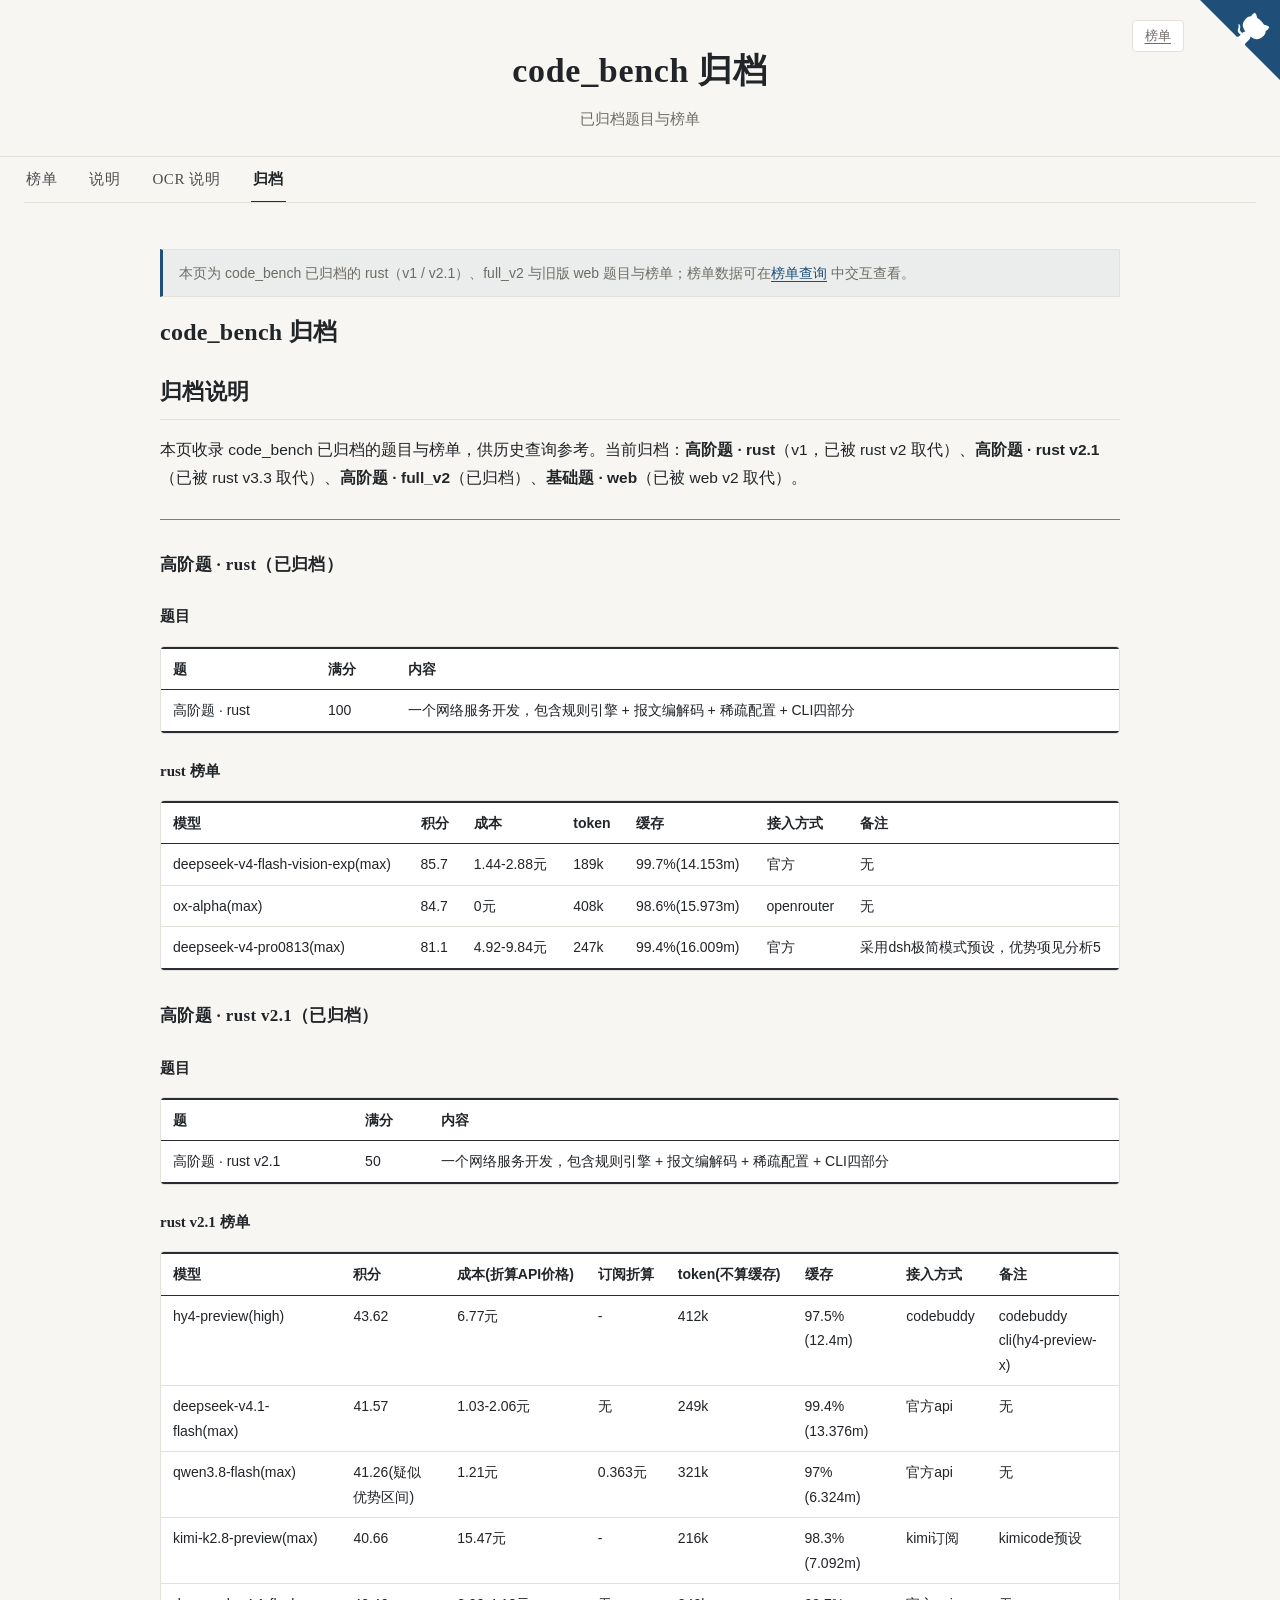
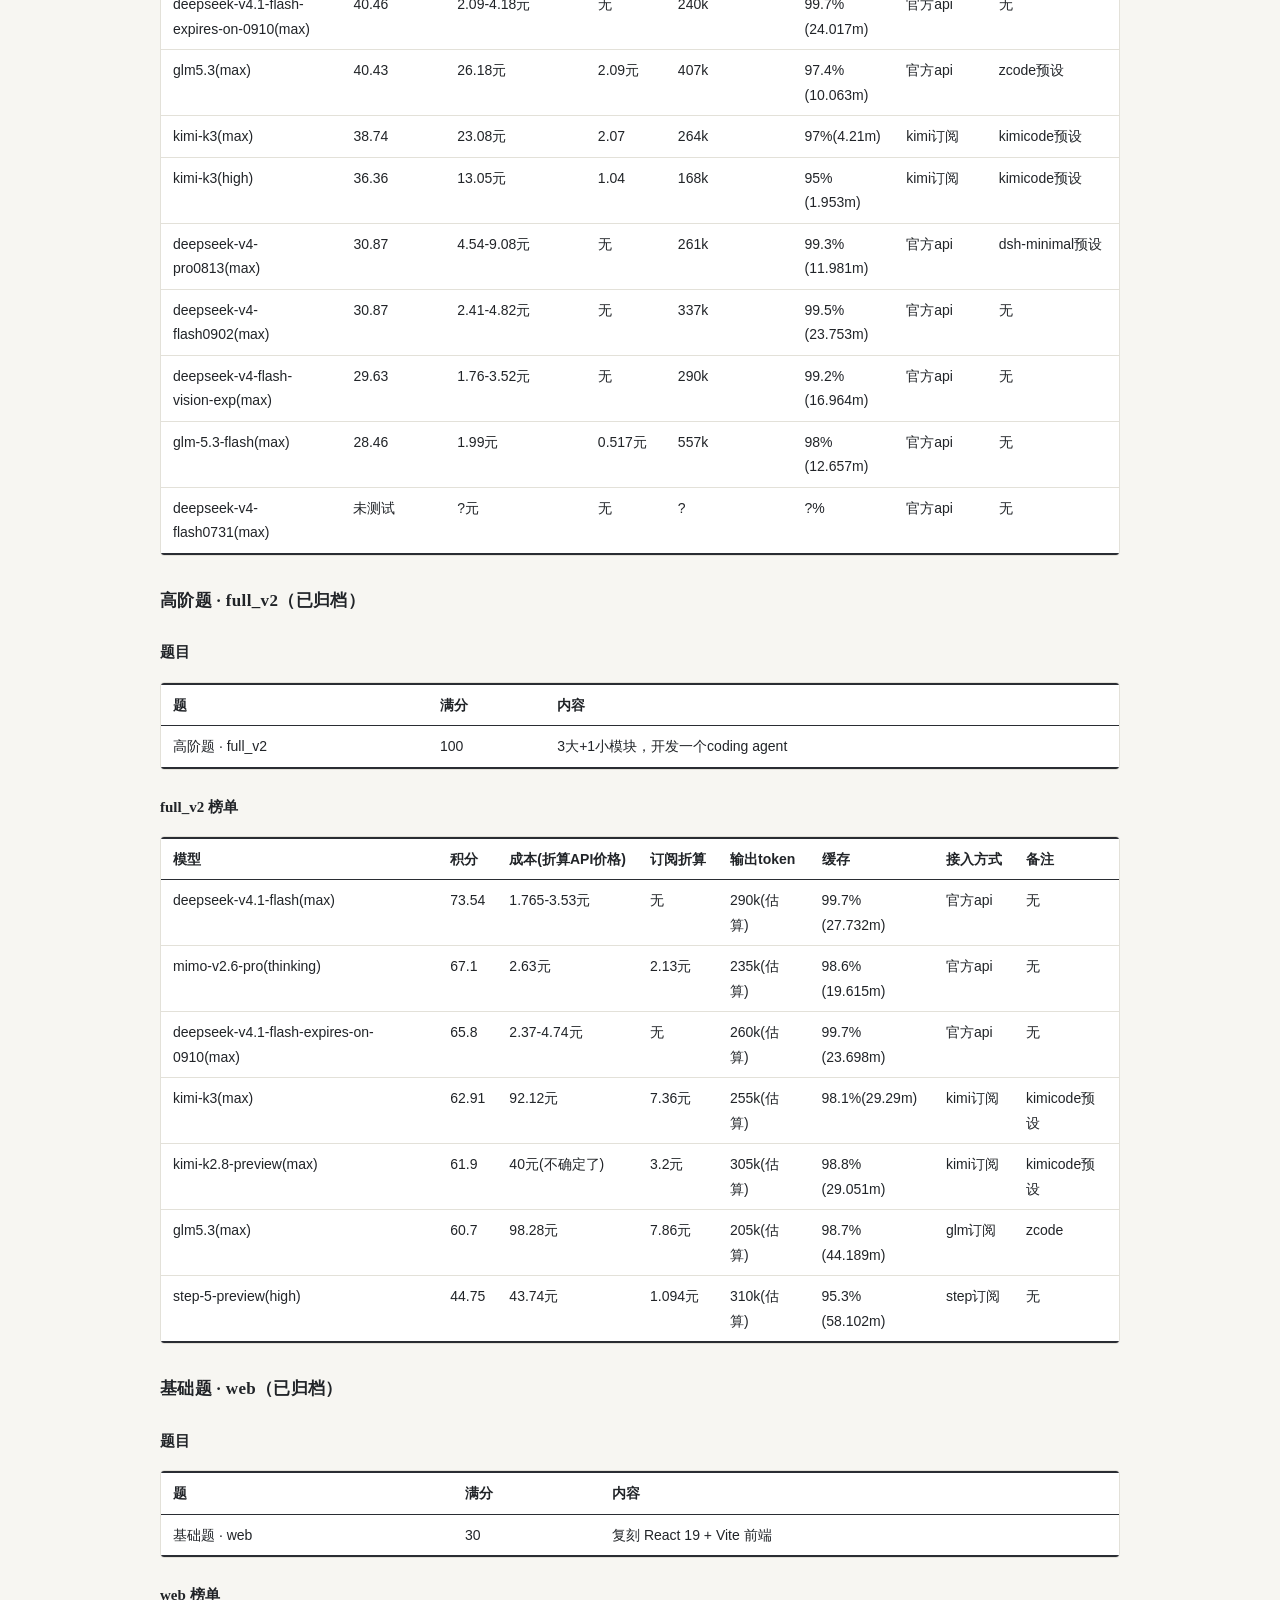
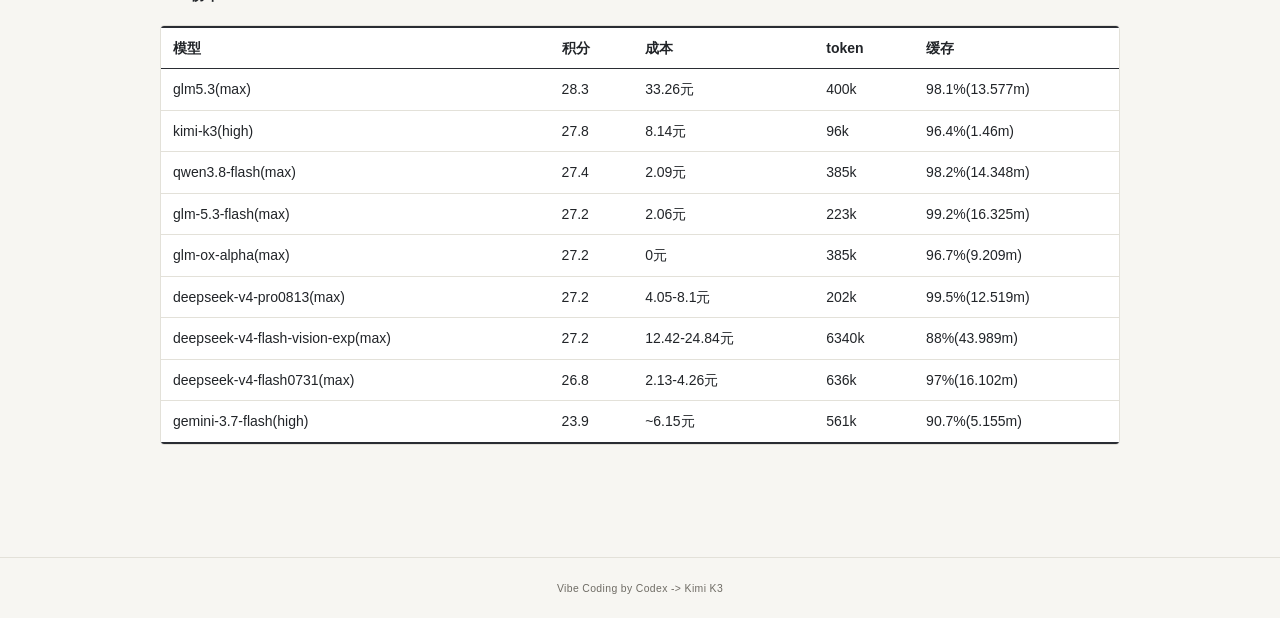
<file: docs/archive.html>
<!DOCTYPE html>
<html lang="zh-CN">
  <head>
    <meta charset="utf-8" />
    <meta name="viewport" content="width=device-width, initial-scale=1" />
    <title>code_bench 归档｜rust / full_v2 题目</title>
    <meta name="description" content="code_bench 已归档的 rust 高阶题（v1 / v2.1）、full_v2 与旧版 web 题目说明与榜单。" />
    <meta name="robots" content="index, follow" />
    <link rel="canonical" href="https://snnh.github.io/code_bench/archive.html" />
    <meta property="og:type" content="website" />
    <meta property="og:site_name" content="code_bench" />
    <meta property="og:locale" content="zh_CN" />
    <meta property="og:url" content="https://snnh.github.io/code_bench/archive.html" />
    <meta property="og:title" content="code_bench 归档｜rust / full_v2 题目" />
    <meta property="og:description" content="code_bench 已归档的 rust 高阶题（v1 / v2.1）、full_v2 与旧版 web 题目说明与榜单。" />
    <link rel="icon" type="image/png" sizes="64x64" href="assets/favicon.png" />
    <link rel="stylesheet" href="assets/styles.css" />
  </head>
  <body>
    <script>
      (function () {
        var key = "llm-dashboard-theme";
        var mode = "system";
        try {
          mode = window.localStorage.getItem(key) || "system";
        } catch (e) {}
        if (mode === "light") document.documentElement.setAttribute("data-theme", "light");
        else if (mode === "dark") document.documentElement.setAttribute("data-theme", "dark");
      })();
    </script>
    <header class="page-header">
      <div class="header-actions">
        <a class="header-action-button" href="./">榜单</a>
      </div>
      <a
        class="github-corner"
        href="https://github.com/snnh/code_bench/"
        target="_blank"
        rel="noopener noreferrer"
        aria-label="View source on GitHub"
      >
        <svg viewBox="0 0 250 250" aria-hidden="true">
          <path class="github-corner-bg" d="M0,0 L115,115 L130,115 L142,142 L250,250 L250,0 Z" />
          <path
            class="octo-arm"
            d="M128.3,109 C113.8,99.7 119,89.6 119,89.6 C122,82.7 120.5,78.6 120.5,78.6 C119.2,72 123.4,76.3 123.4,76.3 C127.3,80.9 125.5,87.3 125.5,87.3 C122.9,97.6 130.6,101.9 134.4,103.2"
          />
          <path
            class="octo-body"
            d="M115,115 C114.9,115.1 118.7,116.5 119.8,115.4 L133.7,101.6 C136.9,99.2 139.9,98.4 142.2,98.6 C133.8,88 127.5,74.4 143.8,58 C148.5,53.4 154,51.2 159.7,51 C160.3,49.4 163.2,43.6 171.4,40.1 C171.4,40.1 176.1,42.5 178.8,56.2 C183.1,58.6 187.2,61.8 190.9,65.4 C194.5,69 197.7,73.2 200.1,77.6 C213.8,80.2 216.3,84.9 216.3,84.9 C212.7,93.1 206.9,96 205.4,96.6 C205.1,102.4 203,107.8 198.3,112.5 C181.9,128.9 168.3,122.5 157.7,114.1 C157.9,116.9 156.7,120.9 152.7,124.9 L141,136.5 C139.8,137.7 141.6,141.9 141.8,141.8 Z"
          />
        </svg>
      </a>
      <h1>code_bench 归档</h1>
      <p class="subtitle">已归档题目与榜单</p>
    </header>

    <main>
      <nav class="doc-nav" aria-label="页面导航">
        <a href="./">榜单</a><a href="bench.html">说明</a><a href="ocr_bench.html">OCR 说明</a><a class="current" aria-current="page" href="archive.html">归档</a>
      </nav>

      <article class="doc-article">
        <p class="doc-tip">本页为 code_bench 已归档的 rust（v1 / v2.1）、full_v2 与旧版 web 题目与榜单；榜单数据可在<a href="./">榜单查询</a> 中交互查看。</p>

<div class="doc-lead">code_bench 归档</div>
        <h2>归档说明</h2>
        <p>本页收录 code_bench 已归档的题目与榜单，供历史查询参考。当前归档：<strong>高阶题 · rust</strong>（v1，已被 rust v2 取代）、<strong>高阶题 · rust v2.1</strong>（已被 rust v3.3 取代）、<strong>高阶题 · full_v2</strong>（已归档）、<strong>基础题 · web</strong>（已被 web v2 取代）。</p>
        <hr class="doc-hr" />
        <h3>高阶题 · rust（已归档）</h3>
        <h4>题目</h4>
        <div class="doc-table-wrap"><table class="doc-table"><thead><tr><th>题</th><th>满分</th><th>内容</th></tr></thead><tbody><tr><td>高阶题 · rust</td><td>100</td><td>一个网络服务开发，包含规则引擎 + 报文编解码 + 稀疏配置 + CLI四部分</td></tr></tbody></table></div>
        <h4>rust 榜单</h4>
        <div class="doc-table-wrap"><table class="doc-table"><thead><tr><th>模型</th><th>积分</th><th>成本</th><th>token</th><th>缓存</th><th>接入方式</th><th>备注</th></tr></thead><tbody><tr><td>deepseek-v4-flash-vision-exp(max)</td><td>85.7</td><td>1.44-2.88元</td><td>189k</td><td>99.7%(14.153m)</td><td>官方</td><td>无</td></tr><tr><td>ox-alpha(max)</td><td>84.7</td><td>0元</td><td>408k</td><td>98.6%(15.973m)</td><td>openrouter</td><td>无</td></tr><tr><td>deepseek-v4-pro0813(max)</td><td>81.1</td><td>4.92-9.84元</td><td>247k</td><td>99.4%(16.009m)</td><td>官方</td><td>采用dsh极简模式预设，优势项见分析5</td></tr></tbody></table></div>
        <h3>高阶题 · rust v2.1（已归档）</h3>
        <h4>题目</h4>
        <div class="doc-table-wrap"><table class="doc-table"><thead><tr><th>题</th><th>满分</th><th>内容</th></tr></thead><tbody><tr><td>高阶题 · rust v2.1</td><td>50</td><td>一个网络服务开发，包含规则引擎 + 报文编解码 + 稀疏配置 + CLI四部分</td></tr></tbody></table></div>
        <h4>rust v2.1 榜单</h4>
        <div class="doc-table-wrap"><table class="doc-table"><thead><tr><th>模型</th><th>积分</th><th>成本(折算API价格)</th><th>订阅折算</th><th>token(不算缓存)</th><th>缓存</th><th>接入方式</th><th>备注</th></tr></thead><tbody><tr><td>hy4-preview(high)</td><td>43.62</td><td>6.77元</td><td>-</td><td>412k</td><td>97.5%(12.4m)</td><td>codebuddy</td><td>codebuddy cli(hy4-preview-x)</td></tr><tr><td>deepseek-v4.1-flash(max)</td><td>41.57</td><td>1.03-2.06元</td><td>无</td><td>249k</td><td>99.4%(13.376m)</td><td>官方api</td><td>无</td></tr><tr><td>qwen3.8-flash(max)</td><td>41.26(疑似优势区间)</td><td>1.21元</td><td>0.363元</td><td>321k</td><td>97%(6.324m)</td><td>官方api</td><td>无</td></tr><tr><td>kimi-k2.8-preview(max)</td><td>40.66</td><td>15.47元</td><td>-</td><td>216k</td><td>98.3%(7.092m)</td><td>kimi订阅</td><td>kimicode预设</td></tr><tr><td>deepseek-v4.1-flash-expires-on-0910(max)</td><td>40.46</td><td>2.09-4.18元</td><td>无</td><td>240k</td><td>99.7%(24.017m)</td><td>官方api</td><td>无</td></tr><tr><td>glm5.3(max)</td><td>40.43</td><td>26.18元</td><td>2.09元</td><td>407k</td><td>97.4%(10.063m)</td><td>官方api</td><td>zcode预设</td></tr><tr><td>kimi-k3(max)</td><td>38.74</td><td>23.08元</td><td>2.07</td><td>264k</td><td>97%(4.21m)</td><td>kimi订阅</td><td>kimicode预设</td></tr><tr><td>kimi-k3(high)</td><td>36.36</td><td>13.05元</td><td>1.04</td><td>168k</td><td>95%(1.953m)</td><td>kimi订阅</td><td>kimicode预设</td></tr><tr><td>deepseek-v4-pro0813(max)</td><td>30.87</td><td>4.54-9.08元</td><td>无</td><td>261k</td><td>99.3%(11.981m)</td><td>官方api</td><td>dsh-minimal预设</td></tr><tr><td>deepseek-v4-flash0902(max)</td><td>30.87</td><td>2.41-4.82元</td><td>无</td><td>337k</td><td>99.5%(23.753m)</td><td>官方api</td><td>无</td></tr><tr><td>deepseek-v4-flash-vision-exp(max)</td><td>29.63</td><td>1.76-3.52元</td><td>无</td><td>290k</td><td>99.2%(16.964m)</td><td>官方api</td><td>无</td></tr><tr><td>glm-5.3-flash(max)</td><td>28.46</td><td>1.99元</td><td>0.517元</td><td>557k</td><td>98%(12.657m)</td><td>官方api</td><td>无</td></tr><tr><td>deepseek-v4-flash0731(max)</td><td>未测试</td><td>?元</td><td>无</td><td>?</td><td>?%</td><td>官方api</td><td>无</td></tr></tbody></table></div>
        <h3>高阶题 · full_v2（已归档）</h3>
        <h4>题目</h4>
        <div class="doc-table-wrap"><table class="doc-table"><thead><tr><th>题</th><th>满分</th><th>内容</th></tr></thead><tbody><tr><td>高阶题 · full_v2</td><td>100</td><td>3大+1小模块，开发一个coding agent</td></tr></tbody></table></div>
        <h4>full_v2 榜单</h4>
        <div class="doc-table-wrap"><table class="doc-table"><thead><tr><th>模型</th><th>积分</th><th>成本(折算API价格)</th><th>订阅折算</th><th>输出token</th><th>缓存</th><th>接入方式</th><th>备注</th></tr></thead><tbody><tr><td>deepseek-v4.1-flash(max)</td><td>73.54</td><td>1.765-3.53元</td><td>无</td><td>290k(估算)</td><td>99.7%(27.732m)</td><td>官方api</td><td>无</td></tr><tr><td>mimo-v2.6-pro(thinking)</td><td>67.1</td><td>2.63元</td><td>2.13元</td><td>235k(估算)</td><td>98.6%(19.615m)</td><td>官方api</td><td>无</td></tr><tr><td>deepseek-v4.1-flash-expires-on-0910(max)</td><td>65.8</td><td>2.37-4.74元</td><td>无</td><td>260k(估算)</td><td>99.7%(23.698m)</td><td>官方api</td><td>无</td></tr><tr><td>kimi-k3(max)</td><td>62.91</td><td>92.12元</td><td>7.36元</td><td>255k(估算)</td><td>98.1%(29.29m)</td><td>kimi订阅</td><td>kimicode预设</td></tr><tr><td>kimi-k2.8-preview(max)</td><td>61.9</td><td>40元(不确定了)</td><td>3.2元</td><td>305k(估算)</td><td>98.8%(29.051m)</td><td>kimi订阅</td><td>kimicode预设</td></tr><tr><td>glm5.3(max)</td><td>60.7</td><td>98.28元</td><td>7.86元</td><td>205k(估算)</td><td>98.7%(44.189m)</td><td>glm订阅</td><td>zcode</td></tr><tr><td>step-5-preview(high)</td><td>44.75</td><td>43.74元</td><td>1.094元</td><td>310k(估算)</td><td>95.3%(58.102m)</td><td>step订阅</td><td>无</td></tr></tbody></table></div>
        <h3>基础题 · web（已归档）</h3>
        <h4>题目</h4>
        <div class="doc-table-wrap"><table class="doc-table"><thead><tr><th>题</th><th>满分</th><th>内容</th></tr></thead><tbody><tr><td>基础题 · web</td><td>30</td><td>复刻 React 19 + Vite 前端</td></tr></tbody></table></div>
        <h4>web 榜单</h4>
        <div class="doc-table-wrap"><table class="doc-table"><thead><tr><th>模型</th><th>积分</th><th>成本</th><th>token</th><th>缓存</th></tr></thead><tbody><tr><td>glm5.3(max)</td><td>28.3</td><td>33.26元</td><td>400k</td><td>98.1%(13.577m)</td></tr><tr><td>kimi-k3(high)</td><td>27.8</td><td>8.14元</td><td>96k</td><td>96.4%(1.46m)</td></tr><tr><td>qwen3.8-flash(max)</td><td>27.4</td><td>2.09元</td><td>385k</td><td>98.2%(14.348m)</td></tr><tr><td>glm-5.3-flash(max)</td><td>27.2</td><td>2.06元</td><td>223k</td><td>99.2%(16.325m)</td></tr><tr><td>glm-ox-alpha(max)</td><td>27.2</td><td>0元</td><td>385k</td><td>96.7%(9.209m)</td></tr><tr><td>deepseek-v4-pro0813(max)</td><td>27.2</td><td>4.05-8.1元</td><td>202k</td><td>99.5%(12.519m)</td></tr><tr><td>deepseek-v4-flash-vision-exp(max)</td><td>27.2</td><td>12.42-24.84元</td><td>6340k</td><td>88%(43.989m)</td></tr><tr><td>deepseek-v4-flash0731(max)</td><td>26.8</td><td>2.13-4.26元</td><td>636k</td><td>97%(16.102m)</td></tr><tr><td>gemini-3.7-flash(high)</td><td>23.9</td><td>~6.15元</td><td>561k</td><td>90.7%(5.155m)</td></tr></tbody></table></div>
      </article>
    </main>

    <footer class="page-footer">
      <small>Vibe Coding by Codex -&gt; Kimi K3</small>
    </footer>
  </body>
</html>
</file>
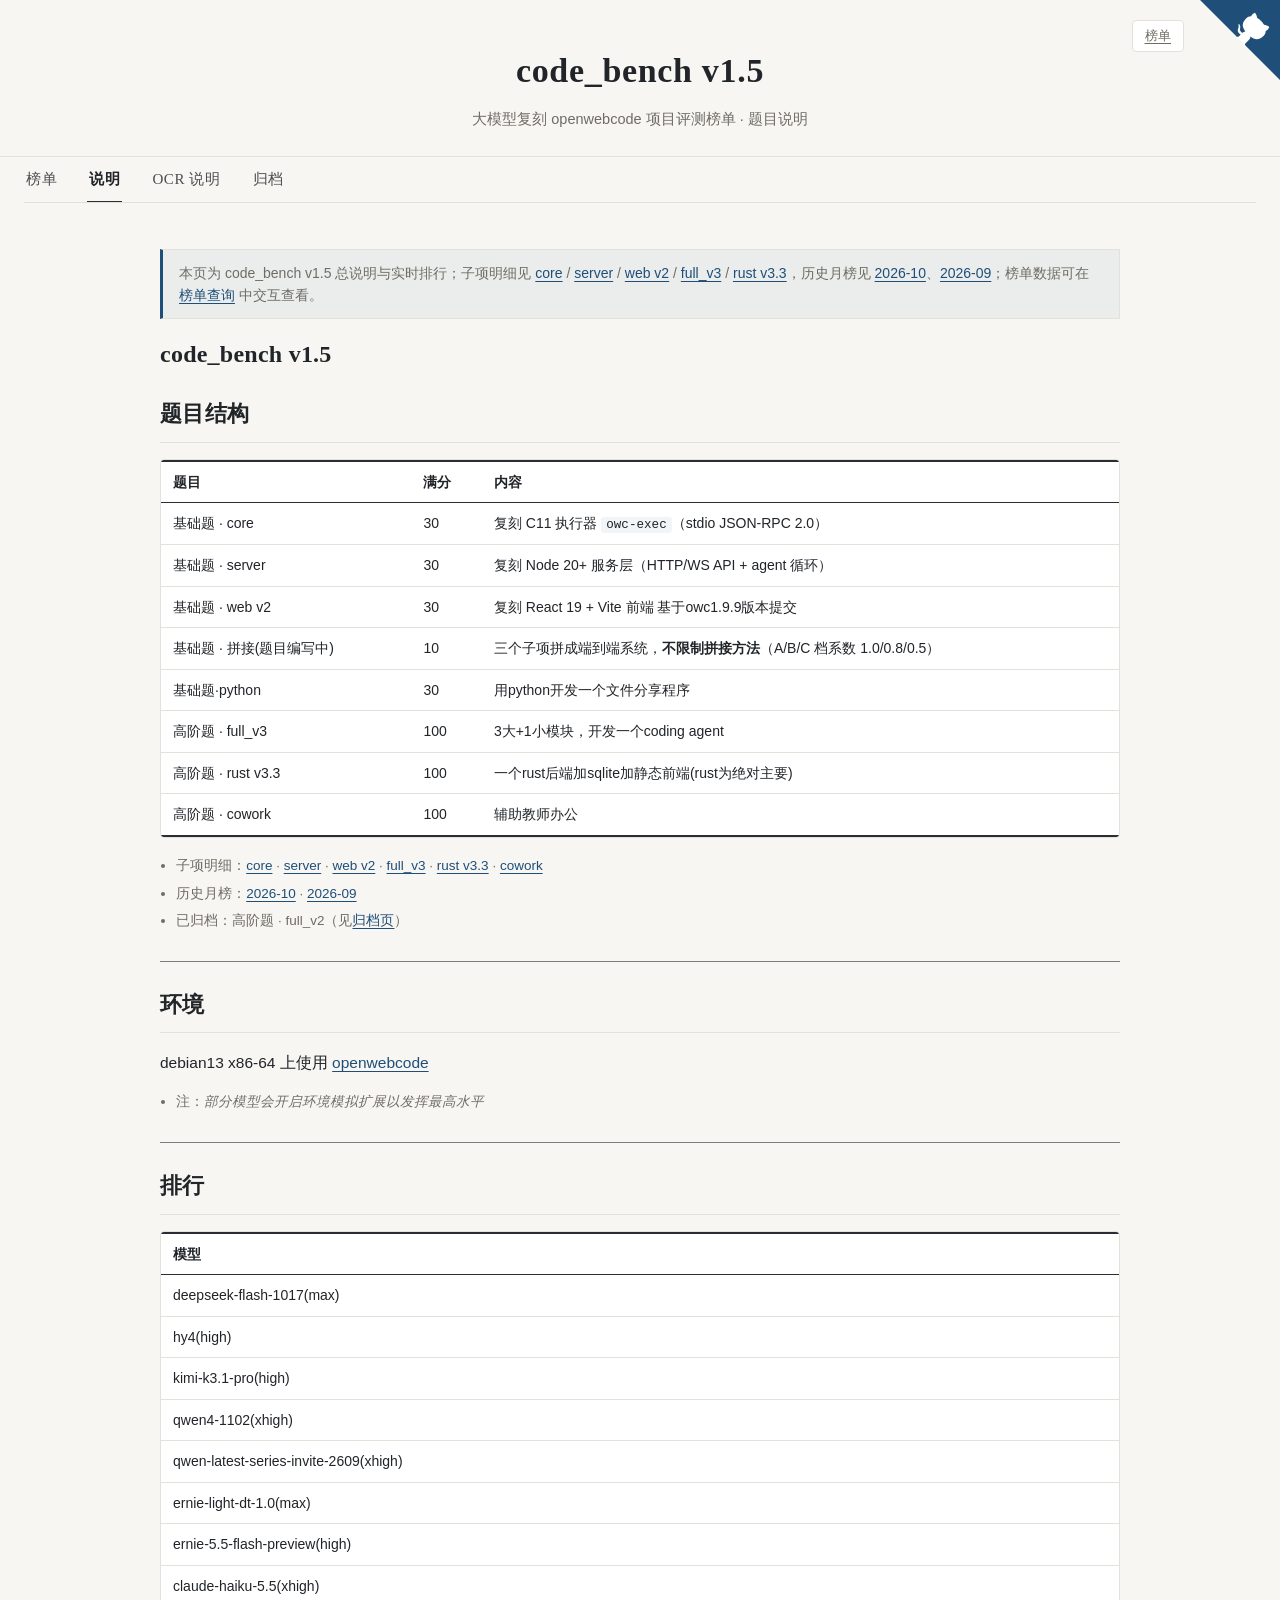
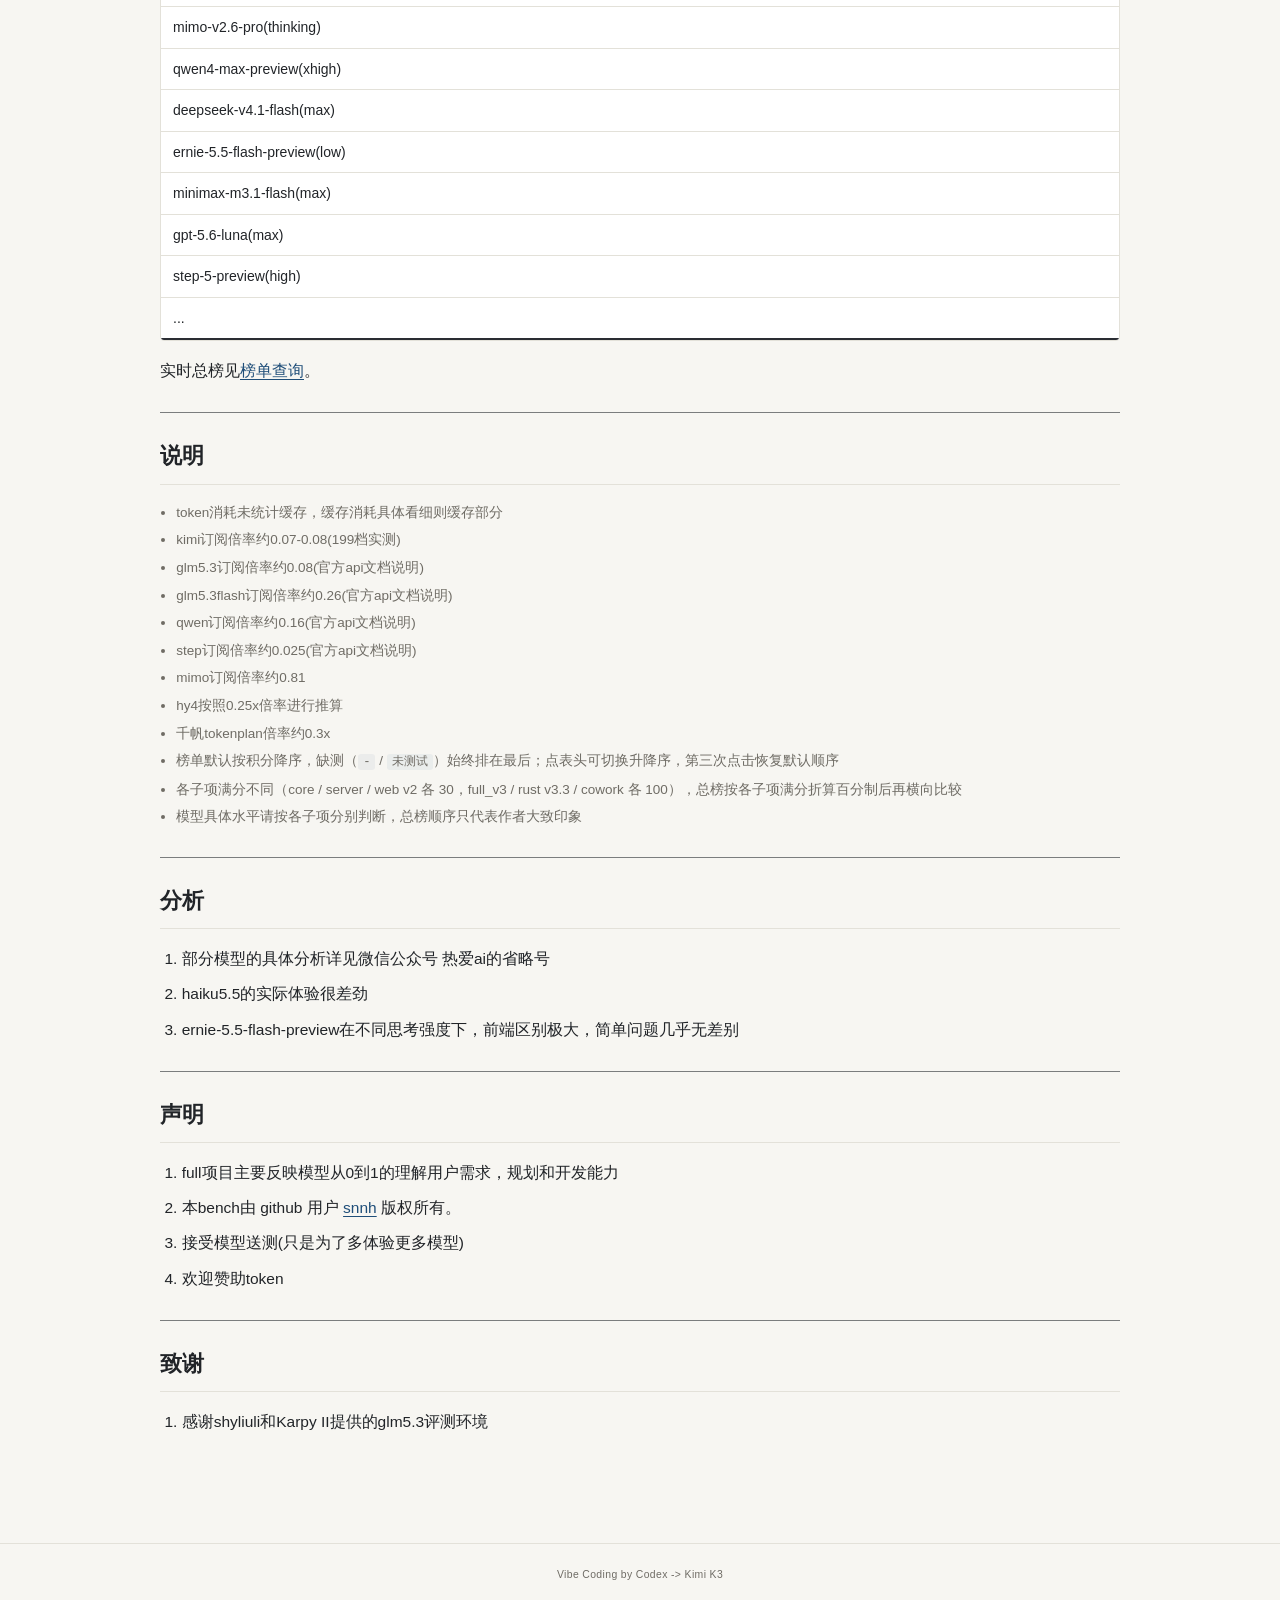
<file: docs/bench.html>
<!DOCTYPE html>
<html lang="zh-CN">
  <head>
    <meta charset="utf-8" />
    <meta name="viewport" content="width=device-width, initial-scale=1" />
    <title>code_bench v1.5｜题目说明</title>
    <meta name="description" content="code_bench v1.5 题目结构、评测环境、实时排行、分析与声明。" />
    <meta name="robots" content="index, follow" />
    <link rel="canonical" href="https://snnh.github.io/code_bench/bench.html" />
    <meta property="og:type" content="website" />
    <meta property="og:site_name" content="code_bench" />
    <meta property="og:locale" content="zh_CN" />
    <meta property="og:url" content="https://snnh.github.io/code_bench/bench.html" />
    <meta property="og:title" content="code_bench v1.5｜题目说明" />
    <meta property="og:description" content="code_bench v1.5 题目结构、评测环境、实时排行、分析与声明。" />
    <link rel="icon" type="image/png" sizes="64x64" href="assets/favicon.png" />
    <link rel="stylesheet" href="assets/styles.css" />
  </head>
  <body>
    <script>
      (function () {
        var key = "llm-dashboard-theme";
        var mode = "system";
        try {
          mode = window.localStorage.getItem(key) || "system";
        } catch (e) {}
        if (mode === "light") document.documentElement.setAttribute("data-theme", "light");
        else if (mode === "dark") document.documentElement.setAttribute("data-theme", "dark");
      })();
    </script>
    <header class="page-header">
      <div class="header-actions">
        <a class="header-action-button" href="./">榜单</a>
      </div>
      <a
        class="github-corner"
        href="https://github.com/snnh/code_bench/"
        target="_blank"
        rel="noopener noreferrer"
        aria-label="View source on GitHub"
      >
        <svg viewBox="0 0 250 250" aria-hidden="true">
          <path class="github-corner-bg" d="M0,0 L115,115 L130,115 L142,142 L250,250 L250,0 Z" />
          <path
            class="octo-arm"
            d="M128.3,109 C113.8,99.7 119,89.6 119,89.6 C122,82.7 120.5,78.6 120.5,78.6 C119.2,72 123.4,76.3 123.4,76.3 C127.3,80.9 125.5,87.3 125.5,87.3 C122.9,97.6 130.6,101.9 134.4,103.2"
          />
          <path
            class="octo-body"
            d="M115,115 C114.9,115.1 118.7,116.5 119.8,115.4 L133.7,101.6 C136.9,99.2 139.9,98.4 142.2,98.6 C133.8,88 127.5,74.4 143.8,58 C148.5,53.4 154,51.2 159.7,51 C160.3,49.4 163.2,43.6 171.4,40.1 C171.4,40.1 176.1,42.5 178.8,56.2 C183.1,58.6 187.2,61.8 190.9,65.4 C194.5,69 197.7,73.2 200.1,77.6 C213.8,80.2 216.3,84.9 216.3,84.9 C212.7,93.1 206.9,96 205.4,96.6 C205.1,102.4 203,107.8 198.3,112.5 C181.9,128.9 168.3,122.5 157.7,114.1 C157.9,116.9 156.7,120.9 152.7,124.9 L141,136.5 C139.8,137.7 141.6,141.9 141.8,141.8 Z"
          />
        </svg>
      </a>
      <h1>code_bench v1.5</h1>
      <p class="subtitle">大模型复刻 openwebcode 项目评测榜单 · 题目说明</p>
    </header>

    <main>
      <nav class="doc-nav" aria-label="页面导航">
        <a href="./">榜单</a><a class="current" aria-current="page" href="bench.html">说明</a><a href="ocr_bench.html">OCR 说明</a><a href="archive.html">归档</a>
      </nav>

      <article class="doc-article">
        <p class="doc-tip">本页为 code_bench v1.5 总说明与实时排行；子项明细见 <a href="core.html">core</a> / <a href="server.html">server</a> / <a href="web-v2.html">web v2</a> / <a href="full-v3.html">full_v3</a> / <a href="rust-v3-3.html">rust v3.3</a>，历史月榜见 <a href="monthly-2026-10.html">2026-10</a>、<a href="monthly-2026-09.html">2026-09</a>；榜单数据可在<a href="./">榜单查询</a> 中交互查看。</p>

<div class="doc-lead">code_bench v1.5</div>
        <h2>题目结构</h2>
        <div class="doc-table-wrap"><table class="doc-table"><thead><tr><th>题目</th><th>满分</th><th>内容</th></tr></thead><tbody><tr><td>基础题 · core</td><td>30</td><td>复刻 C11 执行器 <code>owc-exec</code>（stdio JSON-RPC 2.0）</td></tr><tr><td>基础题 · server</td><td>30</td><td>复刻 Node 20+ 服务层（HTTP/WS API + agent 循环）</td></tr><tr><td>基础题 · web  v2</td><td>30</td><td>复刻 React 19 + Vite 前端  基于owc1.9.9版本提交</td></tr><tr><td>基础题 · 拼接(题目编写中)</td><td>10</td><td>三个子项拼成端到端系统，<strong>不限制拼接方法</strong>（A/B/C 档系数 1.0/0.8/0.5）</td></tr><tr><td>基础题·python</td><td>30</td><td>用python开发一个文件分享程序</td></tr><tr><td>高阶题 · full_v3</td><td>100</td><td>3大+1小模块，开发一个coding agent</td></tr><tr><td>高阶题 · rust v3.3</td><td>100</td><td>一个rust后端加sqlite加静态前端(rust为绝对主要)</td></tr><tr><td>高阶题 · cowork</td><td>100</td><td>辅助教师办公</td></tr></tbody></table></div>
        <ul class="doc-note"><li>子项明细：<a href="core.html">core</a> · <a href="server.html">server</a> · <a href="web-v2.html">web v2</a> · <a href="full-v3.html">full_v3</a> · <a href="rust-v3-3.html">rust v3.3</a> · <a href="cowork.html">cowork</a></li><li>历史月榜：<a href="monthly-2026-10.html">2026-10</a> · <a href="monthly-2026-09.html">2026-09</a></li><li>已归档：高阶题 · full_v2（见<a href="archive.html">归档页</a>）</li></ul>
        <hr class="doc-hr" />
        <h2>环境</h2>
        <p>debian13 x86-64 上使用 <a href="https://github.com/snnh/openwebcode">openwebcode</a></p>
        <ul class="doc-note"><li>注：<em>部分模型会开启环境模拟扩展以发挥最高水平</em></li></ul>
        <hr class="doc-hr" />
        <h2>排行</h2>
        <div class="doc-table-wrap"><table class="doc-table"><thead><tr><th>模型</th></tr></thead><tbody><tr><td>deepseek-flash-1017(max)</td></tr><tr><td>hy4(high)</td></tr><tr><td>kimi-k3.1-pro(high)</td></tr><tr><td>qwen4-1102(xhigh)</td></tr><tr><td>qwen-latest-series-invite-2609(xhigh)</td></tr><tr><td>ernie-light-dt-1.0(max)</td></tr><tr><td>ernie-5.5-flash-preview(high)</td></tr><tr><td>claude-haiku-5.5(xhigh)</td></tr><tr><td>mimo-v2.6-pro(thinking)</td></tr><tr><td>qwen4-max-preview(xhigh)</td></tr><tr><td>deepseek-v4.1-flash(max)</td></tr><tr><td>ernie-5.5-flash-preview(low)</td></tr><tr><td>minimax-m3.1-flash(max)</td></tr><tr><td>gpt-5.6-luna(max)</td></tr><tr><td>step-5-preview(high)</td></tr><tr><td>...</td></tr></tbody></table></div>
        <p>实时总榜见<a href="./">榜单查询</a>。</p>
        <hr class="doc-hr" />
        <h2>说明</h2>
        <ul class="doc-note"><li>token消耗未统计缓存，缓存消耗具体看细则缓存部分</li><li>kimi订阅倍率约0.07-0.08(199档实测)</li><li>glm5.3订阅倍率约0.08(官方api文档说明)</li><li>glm5.3flash订阅倍率约0.26(官方api文档说明)</li><li>qwen订阅倍率约0.16(官方api文档说明)</li><li>step订阅倍率约0.025(官方api文档说明)</li><li>mimo订阅倍率约0.81</li><li>hy4按照0.25x倍率进行推算</li><li>千帆tokenplan倍率约0.3x</li><li>榜单默认按积分降序，缺测（<code>-</code> / <code>未测试</code>）始终排在最后；点表头可切换升降序，第三次点击恢复默认顺序</li><li>各子项满分不同（core / server / web v2 各 30，full_v3 / rust v3.3 / cowork 各 100），总榜按各子项满分折算百分制后再横向比较</li><li>模型具体水平请按各子项分别判断，总榜顺序只代表作者大致印象</li></ul>
        <hr class="doc-hr" />
        <h2>分析</h2>
        <ol class="doc-list"><li>部分模型的具体分析详见微信公众号 热爱ai的省略号</li><li>haiku5.5的实际体验很差劲</li><li>ernie-5.5-flash-preview在不同思考强度下，前端区别极大，简单问题几乎无差别</li></ol>
        <hr class="doc-hr" />
        <h2>声明</h2>
        <ol class="doc-list"><li>full项目主要反映模型从0到1的理解用户需求，规划和开发能力</li><li>本bench由 github 用户 <a href="https://github.com/snnh">snnh</a> 版权所有。</li><li>接受模型送测(只是为了多体验更多模型)</li><li>欢迎赞助token</li></ol>
        <hr class="doc-hr" />
        <h2>致谢</h2>
        <ol class="doc-list"><li>感谢shyliuli和Karpy II提供的glm5.3评测环境</li></ol>
      </article>
    </main>

    <footer class="page-footer">
      <small>Vibe Coding by Codex -&gt; Kimi K3</small>
    </footer>
  </body>
</html>
</file>
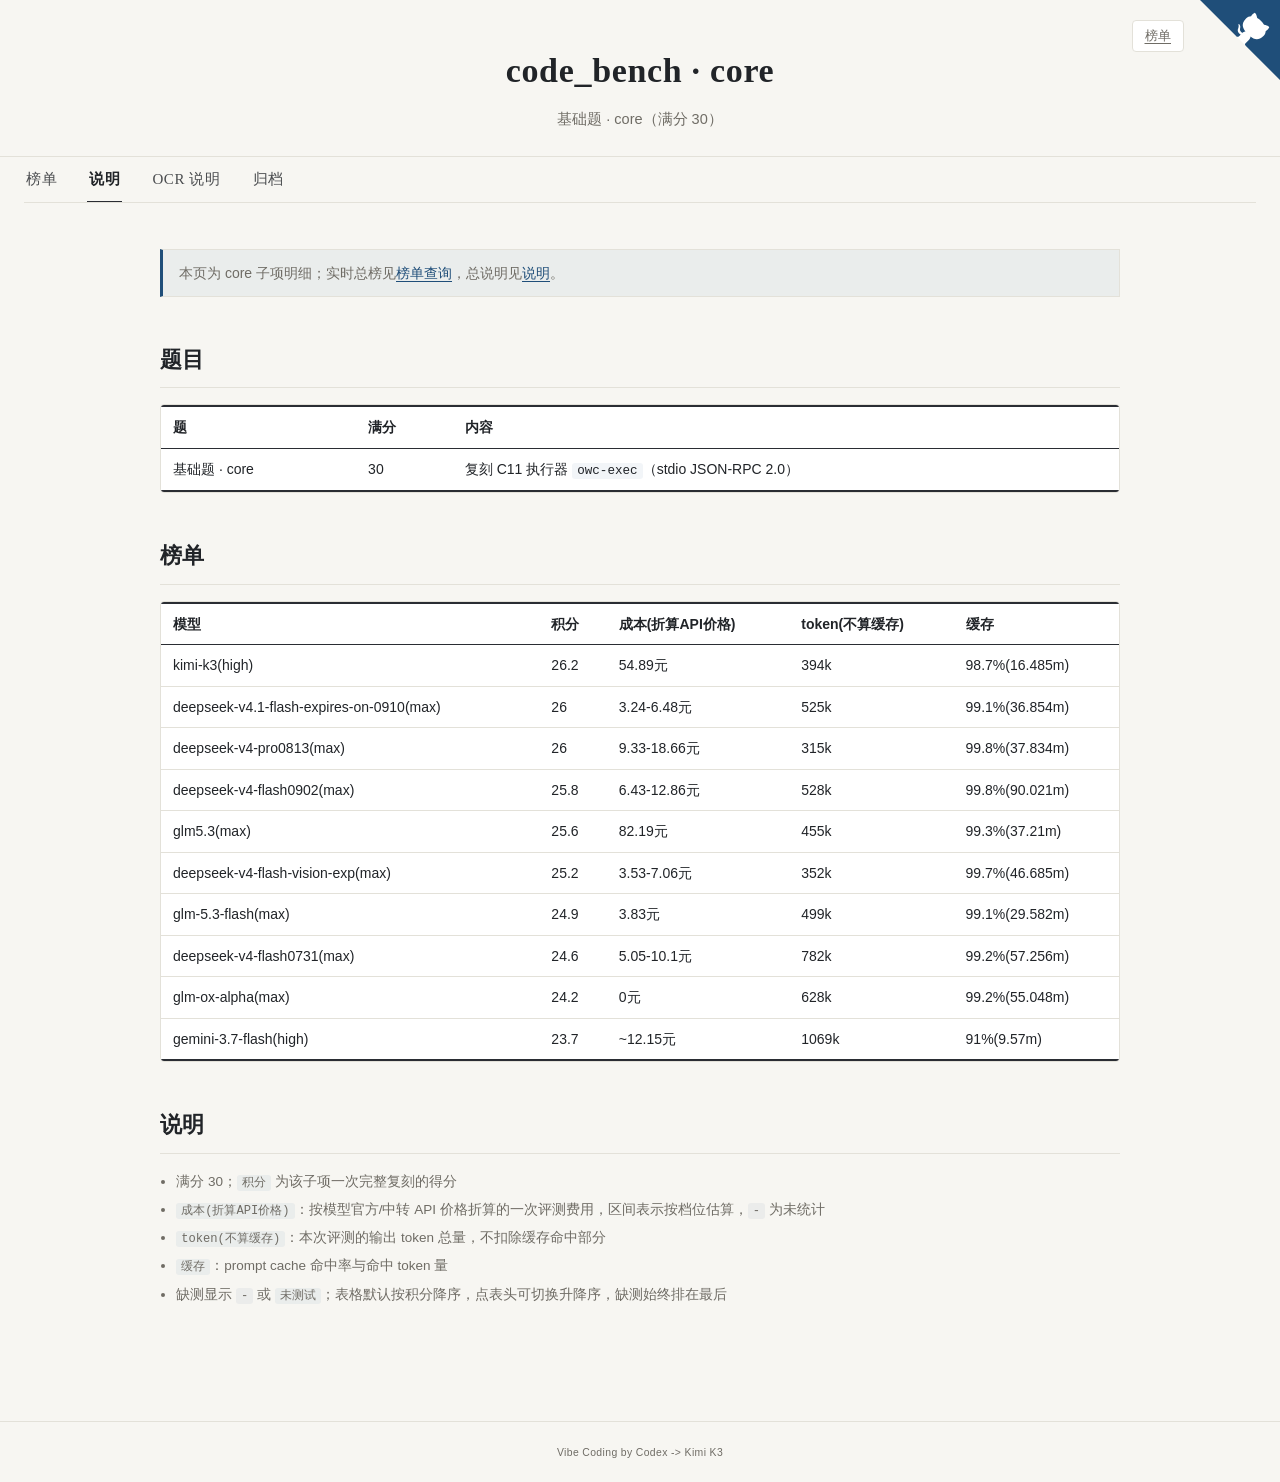
<file: docs/core.html>
<!DOCTYPE html>
<html lang="zh-CN">
  <head>
    <meta charset="utf-8" />
    <meta name="viewport" content="width=device-width, initial-scale=1" />
    <title>code_bench 明细｜core</title>
    <meta name="description" content="code_bench core 子项题目与榜单。" />
    <meta name="robots" content="index, follow" />
    <link rel="canonical" href="https://snnh.github.io/code_bench/core.html" />
    <meta property="og:type" content="website" />
    <meta property="og:site_name" content="code_bench" />
    <meta property="og:locale" content="zh_CN" />
    <meta property="og:url" content="https://snnh.github.io/code_bench/core.html" />
    <meta property="og:title" content="code_bench 明细｜core" />
    <meta property="og:description" content="code_bench core 子项题目与榜单。" />
    <link rel="icon" type="image/png" sizes="64x64" href="assets/favicon.png" />
    <link rel="stylesheet" href="assets/styles.css" />
  </head>
  <body>
    <script>
      (function () {
        var key = "llm-dashboard-theme";
        var mode = "system";
        try {
          mode = window.localStorage.getItem(key) || "system";
        } catch (e) {}
        if (mode === "light") document.documentElement.setAttribute("data-theme", "light");
        else if (mode === "dark") document.documentElement.setAttribute("data-theme", "dark");
      })();
    </script>
    <header class="page-header">
      <div class="header-actions">
        <a class="header-action-button" href="./">榜单</a>
      </div>
      <a
        class="github-corner"
        href="https://github.com/snnh/code_bench/"
        target="_blank"
        rel="noopener noreferrer"
        aria-label="View source on GitHub"
      >
        <svg viewBox="0 0 250 250" aria-hidden="true">
          <path class="github-corner-bg" d="M0,0 L115,115 L130,115 L142,142 L250,250 L250,0 Z" />
          <path
            class="octo-arm"
            d="M128.3,109 C113.8,99.7 119,89.6 119,89.6 C122,82.7 120.5,78.6 120.5,78.6 C119.2,72 123.4,76.3 123.4,76.3 C127.3,80.9 125.5,87.3 125.5,87.3 C122.9,97.6 130.6,101.9 134.4,103.2"
          />
          <path
            class="octo-body"
            d="M115,115 C114.9,115.1 118.7,116.5 119.8,115.4 L133.7,101.6 C136.9,99.2 139.9,98.4 142.2,98.6 C133.8,88 127.5,74.4 143.8,58 C148.5,53.4 154,51.2 159.7,51 C160.3,49.4 163.2,43.6 171.4,40.1 C171.4,40.1 176.1,42.5 178.8,56.2 C183.1,58.6 187.2,61.8 190.9,65.4 C194.5,69 197.7,73.2 200.1,77.6 C213.8,80.2 216.3,84.9 216.3,84.9 C212.7,93.1 206.9,96 205.4,96.6 C205.1,102.4 203,107.8 198.3,112.5 C181.9,128.9 168.3,122.5 157.7,114.1 C157.9,116.9 156.7,120.9 152.7,124.9 L141,136.5 C139.8,137.7 141.6,141.9 141.8,141.8 Z"
          />
        </svg>
      </a>
      <h1>code_bench · core</h1>
      <p class="subtitle">基础题 · core（满分 30）</p>
    </header>

    <main>
      <nav class="doc-nav" aria-label="页面导航">
        <a href="./">榜单</a><a class="current" aria-current="page" href="bench.html">说明</a><a href="ocr_bench.html">OCR 说明</a><a href="archive.html">归档</a>
      </nav>

      <article class="doc-article">
        <p class="doc-tip">本页为 core 子项明细；实时总榜见<a href="./">榜单查询</a>，总说明见<a href="bench.html">说明</a>。</p>

<h2>题目</h2>
        <div class="doc-table-wrap"><table class="doc-table"><thead><tr><th>题</th><th>满分</th><th>内容</th></tr></thead><tbody><tr><td>基础题 · core</td><td>30</td><td>复刻 C11 执行器 <code>owc-exec</code>（stdio JSON-RPC 2.0）</td></tr></tbody></table></div>
        <h2>榜单</h2>
        <div class="doc-table-wrap"><table class="doc-table"><thead><tr><th>模型</th><th>积分</th><th>成本(折算API价格)</th><th>token(不算缓存)</th><th>缓存</th></tr></thead><tbody><tr><td>kimi-k3(high)</td><td>26.2</td><td>54.89元</td><td>394k</td><td>98.7%(16.485m)</td></tr><tr><td>deepseek-v4.1-flash-expires-on-0910(max)</td><td>26</td><td>3.24-6.48元</td><td>525k</td><td>99.1%(36.854m)</td></tr><tr><td>deepseek-v4-pro0813(max)</td><td>26</td><td>9.33-18.66元</td><td>315k</td><td>99.8%(37.834m)</td></tr><tr><td>deepseek-v4-flash0902(max)</td><td>25.8</td><td>6.43-12.86元</td><td>528k</td><td>99.8%(90.021m)</td></tr><tr><td>glm5.3(max)</td><td>25.6</td><td>82.19元</td><td>455k</td><td>99.3%(37.21m)</td></tr><tr><td>deepseek-v4-flash-vision-exp(max)</td><td>25.2</td><td>3.53-7.06元</td><td>352k</td><td>99.7%(46.685m)</td></tr><tr><td>glm-5.3-flash(max)</td><td>24.9</td><td>3.83元</td><td>499k</td><td>99.1%(29.582m)</td></tr><tr><td>deepseek-v4-flash0731(max)</td><td>24.6</td><td>5.05-10.1元</td><td>782k</td><td>99.2%(57.256m)</td></tr><tr><td>glm-ox-alpha(max)</td><td>24.2</td><td>0元</td><td>628k</td><td>99.2%(55.048m)</td></tr><tr><td>gemini-3.7-flash(high)</td><td>23.7</td><td>~12.15元</td><td>1069k</td><td>91%(9.57m)</td></tr></tbody></table></div>
        <h2>说明</h2>
        <ul class="doc-note"><li>满分 30；<code>积分</code> 为该子项一次完整复刻的得分</li><li><code>成本(折算API价格)</code>：按模型官方/中转 API 价格折算的一次评测费用，区间表示按档位估算，<code>-</code> 为未统计</li><li><code>token(不算缓存)</code>：本次评测的输出 token 总量，不扣除缓存命中部分</li><li><code>缓存</code>：prompt cache 命中率与命中 token 量</li><li>缺测显示 <code>-</code> 或 <code>未测试</code>；表格默认按积分降序，点表头可切换升降序，缺测始终排在最后</li></ul>
      </article>
    </main>

    <footer class="page-footer">
      <small>Vibe Coding by Codex -&gt; Kimi K3</small>
    </footer>
  </body>
</html>
</file>
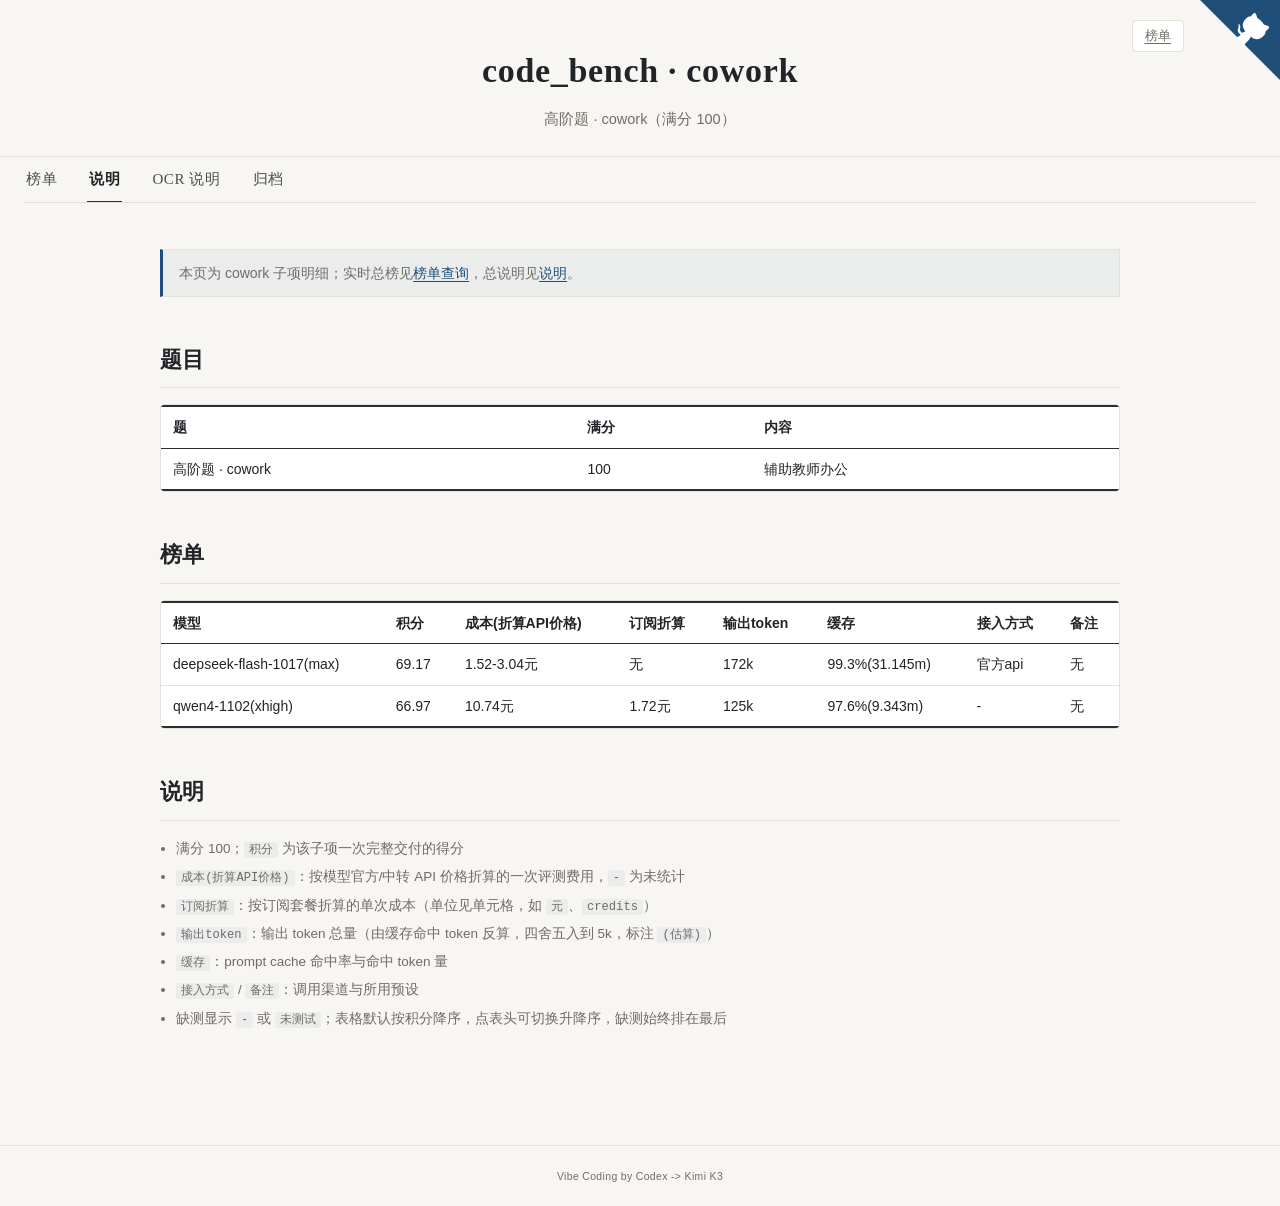
<file: docs/cowork.html>
<!DOCTYPE html>
<html lang="zh-CN">
  <head>
    <meta charset="utf-8" />
    <meta name="viewport" content="width=device-width, initial-scale=1" />
    <title>code_bench 明细｜cowork</title>
    <meta name="description" content="code_bench cowork 子项题目与榜单。" />
    <meta name="robots" content="index, follow" />
    <link rel="canonical" href="https://snnh.github.io/code_bench/cowork.html" />
    <meta property="og:type" content="website" />
    <meta property="og:site_name" content="code_bench" />
    <meta property="og:locale" content="zh_CN" />
    <meta property="og:url" content="https://snnh.github.io/code_bench/cowork.html" />
    <meta property="og:title" content="code_bench 明细｜cowork" />
    <meta property="og:description" content="code_bench cowork 子项题目与榜单。" />
    <link rel="icon" type="image/png" sizes="64x64" href="assets/favicon.png" />
    <link rel="stylesheet" href="assets/styles.css" />
  </head>
  <body>
    <script>
      (function () {
        var key = "llm-dashboard-theme";
        var mode = "system";
        try {
          mode = window.localStorage.getItem(key) || "system";
        } catch (e) {}
        if (mode === "light") document.documentElement.setAttribute("data-theme", "light");
        else if (mode === "dark") document.documentElement.setAttribute("data-theme", "dark");
      })();
    </script>
    <header class="page-header">
      <div class="header-actions">
        <a class="header-action-button" href="./">榜单</a>
      </div>
      <a
        class="github-corner"
        href="https://github.com/snnh/code_bench/"
        target="_blank"
        rel="noopener noreferrer"
        aria-label="View source on GitHub"
      >
        <svg viewBox="0 0 250 250" aria-hidden="true">
          <path class="github-corner-bg" d="M0,0 L115,115 L130,115 L142,142 L250,250 L250,0 Z" />
          <path
            class="octo-arm"
            d="M128.3,109 C113.8,99.7 119,89.6 119,89.6 C122,82.7 120.5,78.6 120.5,78.6 C119.2,72 123.4,76.3 123.4,76.3 C127.3,80.9 125.5,87.3 125.5,87.3 C122.9,97.6 130.6,101.9 134.4,103.2"
          />
          <path
            class="octo-body"
            d="M115,115 C114.9,115.1 118.7,116.5 119.8,115.4 L133.7,101.6 C136.9,99.2 139.9,98.4 142.2,98.6 C133.8,88 127.5,74.4 143.8,58 C148.5,53.4 154,51.2 159.7,51 C160.3,49.4 163.2,43.6 171.4,40.1 C171.4,40.1 176.1,42.5 178.8,56.2 C183.1,58.6 187.2,61.8 190.9,65.4 C194.5,69 197.7,73.2 200.1,77.6 C213.8,80.2 216.3,84.9 216.3,84.9 C212.7,93.1 206.9,96 205.4,96.6 C205.1,102.4 203,107.8 198.3,112.5 C181.9,128.9 168.3,122.5 157.7,114.1 C157.9,116.9 156.7,120.9 152.7,124.9 L141,136.5 C139.8,137.7 141.6,141.9 141.8,141.8 Z"
          />
        </svg>
      </a>
      <h1>code_bench · cowork</h1>
      <p class="subtitle">高阶题 · cowork（满分 100）</p>
    </header>

    <main>
      <nav class="doc-nav" aria-label="页面导航">
        <a href="./">榜单</a><a class="current" aria-current="page" href="bench.html">说明</a><a href="ocr_bench.html">OCR 说明</a><a href="archive.html">归档</a>
      </nav>

      <article class="doc-article">
        <p class="doc-tip">本页为 cowork 子项明细；实时总榜见<a href="./">榜单查询</a>，总说明见<a href="bench.html">说明</a>。</p>

<h2>题目</h2>
        <div class="doc-table-wrap"><table class="doc-table"><thead><tr><th>题</th><th>满分</th><th>内容</th></tr></thead><tbody><tr><td>高阶题 · cowork</td><td>100</td><td>辅助教师办公</td></tr></tbody></table></div>
        <h2>榜单</h2>
        <div class="doc-table-wrap"><table class="doc-table"><thead><tr><th>模型</th><th>积分</th><th>成本(折算API价格)</th><th>订阅折算</th><th>输出token</th><th>缓存</th><th>接入方式</th><th>备注</th></tr></thead><tbody><tr><td>deepseek-flash-1017(max)</td><td>69.17</td><td>1.52-3.04元</td><td>无</td><td>172k</td><td>99.3%(31.145m)</td><td>官方api</td><td>无</td></tr><tr><td>qwen4-1102(xhigh)</td><td>66.97</td><td>10.74元</td><td>1.72元</td><td>125k</td><td>97.6%(9.343m)</td><td>-</td><td>无</td></tr></tbody></table></div>
        <h2>说明</h2>
        <ul class="doc-note"><li>满分 100；<code>积分</code> 为该子项一次完整交付的得分</li><li><code>成本(折算API价格)</code>：按模型官方/中转 API 价格折算的一次评测费用，<code>-</code> 为未统计</li><li><code>订阅折算</code>：按订阅套餐折算的单次成本（单位见单元格，如 <code>元</code>、<code>credits</code>）</li><li><code>输出token</code>：输出 token 总量（由缓存命中 token 反算，四舍五入到 5k，标注 <code>(估算)</code>）</li><li><code>缓存</code>：prompt cache 命中率与命中 token 量</li><li><code>接入方式</code> / <code>备注</code>：调用渠道与所用预设</li><li>缺测显示 <code>-</code> 或 <code>未测试</code>；表格默认按积分降序，点表头可切换升降序，缺测始终排在最后</li></ul>
      </article>
    </main>

    <footer class="page-footer">
      <small>Vibe Coding by Codex -&gt; Kimi K3</small>
    </footer>
  </body>
</html>
</file>
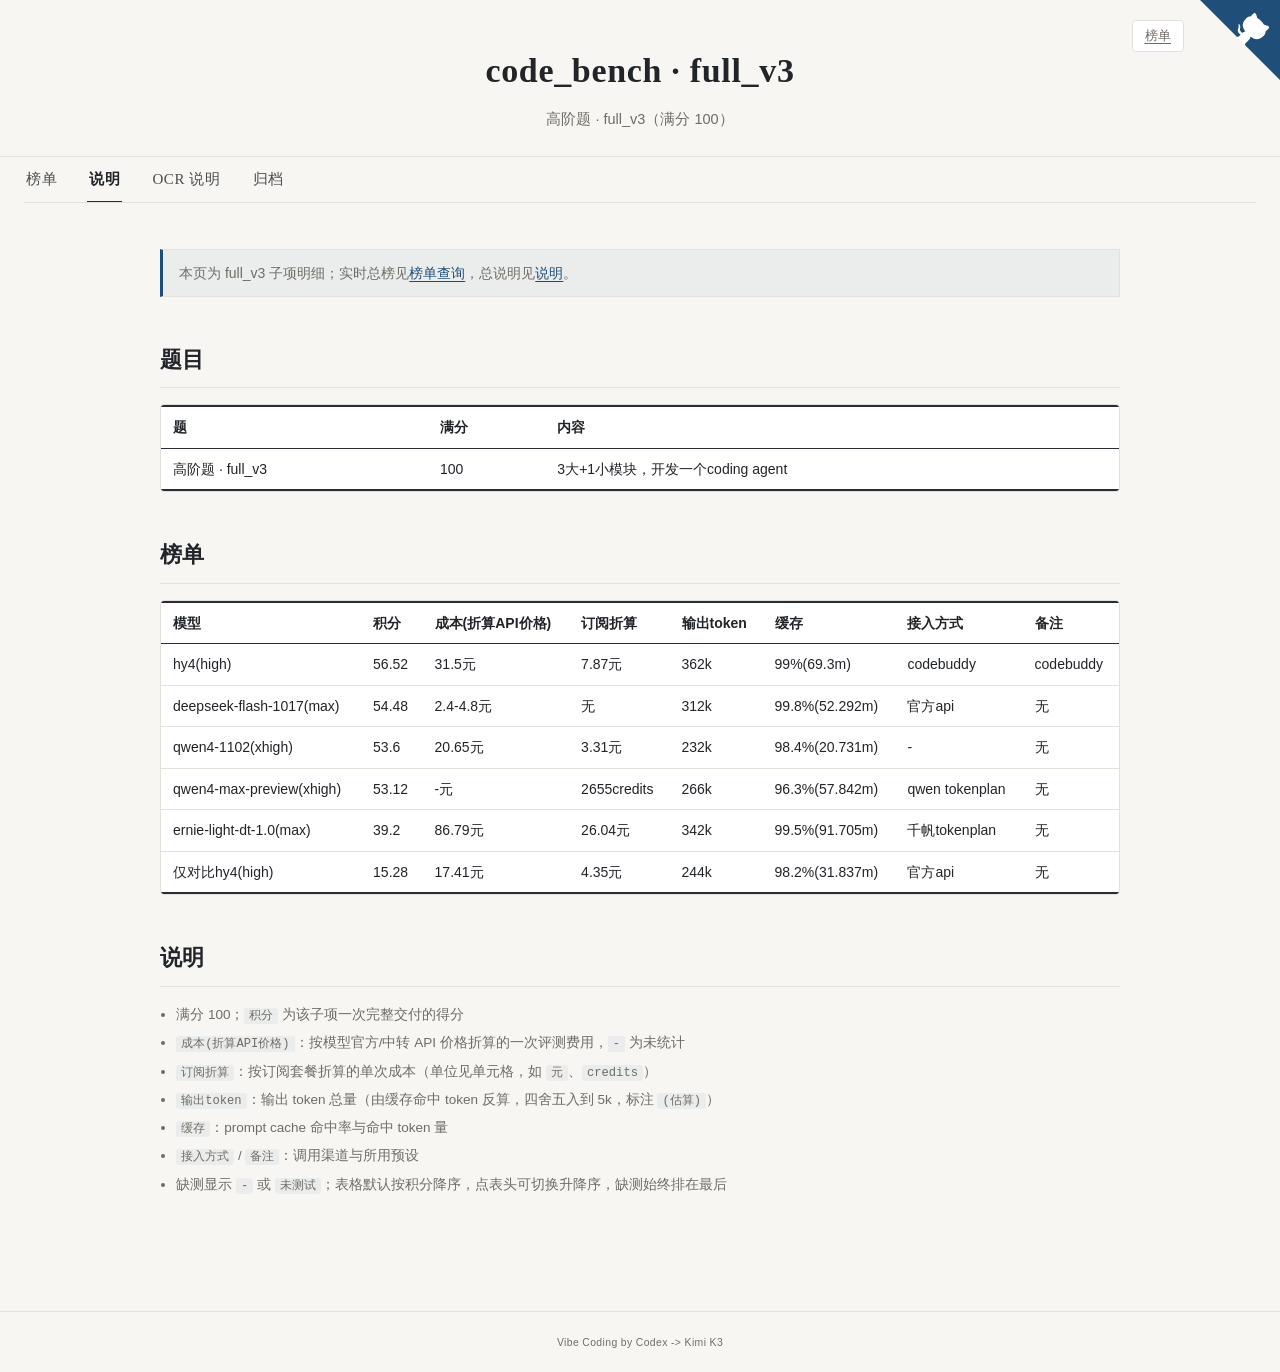
<file: docs/full-v3.html>
<!DOCTYPE html>
<html lang="zh-CN">
  <head>
    <meta charset="utf-8" />
    <meta name="viewport" content="width=device-width, initial-scale=1" />
    <title>code_bench 明细｜full_v3</title>
    <meta name="description" content="code_bench full_v3 子项题目与榜单。" />
    <meta name="robots" content="index, follow" />
    <link rel="canonical" href="https://snnh.github.io/code_bench/full-v3.html" />
    <meta property="og:type" content="website" />
    <meta property="og:site_name" content="code_bench" />
    <meta property="og:locale" content="zh_CN" />
    <meta property="og:url" content="https://snnh.github.io/code_bench/full-v3.html" />
    <meta property="og:title" content="code_bench 明细｜full_v3" />
    <meta property="og:description" content="code_bench full_v3 子项题目与榜单。" />
    <link rel="icon" type="image/png" sizes="64x64" href="assets/favicon.png" />
    <link rel="stylesheet" href="assets/styles.css" />
  </head>
  <body>
    <script>
      (function () {
        var key = "llm-dashboard-theme";
        var mode = "system";
        try {
          mode = window.localStorage.getItem(key) || "system";
        } catch (e) {}
        if (mode === "light") document.documentElement.setAttribute("data-theme", "light");
        else if (mode === "dark") document.documentElement.setAttribute("data-theme", "dark");
      })();
    </script>
    <header class="page-header">
      <div class="header-actions">
        <a class="header-action-button" href="./">榜单</a>
      </div>
      <a
        class="github-corner"
        href="https://github.com/snnh/code_bench/"
        target="_blank"
        rel="noopener noreferrer"
        aria-label="View source on GitHub"
      >
        <svg viewBox="0 0 250 250" aria-hidden="true">
          <path class="github-corner-bg" d="M0,0 L115,115 L130,115 L142,142 L250,250 L250,0 Z" />
          <path
            class="octo-arm"
            d="M128.3,109 C113.8,99.7 119,89.6 119,89.6 C122,82.7 120.5,78.6 120.5,78.6 C119.2,72 123.4,76.3 123.4,76.3 C127.3,80.9 125.5,87.3 125.5,87.3 C122.9,97.6 130.6,101.9 134.4,103.2"
          />
          <path
            class="octo-body"
            d="M115,115 C114.9,115.1 118.7,116.5 119.8,115.4 L133.7,101.6 C136.9,99.2 139.9,98.4 142.2,98.6 C133.8,88 127.5,74.4 143.8,58 C148.5,53.4 154,51.2 159.7,51 C160.3,49.4 163.2,43.6 171.4,40.1 C171.4,40.1 176.1,42.5 178.8,56.2 C183.1,58.6 187.2,61.8 190.9,65.4 C194.5,69 197.7,73.2 200.1,77.6 C213.8,80.2 216.3,84.9 216.3,84.9 C212.7,93.1 206.9,96 205.4,96.6 C205.1,102.4 203,107.8 198.3,112.5 C181.9,128.9 168.3,122.5 157.7,114.1 C157.9,116.9 156.7,120.9 152.7,124.9 L141,136.5 C139.8,137.7 141.6,141.9 141.8,141.8 Z"
          />
        </svg>
      </a>
      <h1>code_bench · full_v3</h1>
      <p class="subtitle">高阶题 · full_v3（满分 100）</p>
    </header>

    <main>
      <nav class="doc-nav" aria-label="页面导航">
        <a href="./">榜单</a><a class="current" aria-current="page" href="bench.html">说明</a><a href="ocr_bench.html">OCR 说明</a><a href="archive.html">归档</a>
      </nav>

      <article class="doc-article">
        <p class="doc-tip">本页为 full_v3 子项明细；实时总榜见<a href="./">榜单查询</a>，总说明见<a href="bench.html">说明</a>。</p>

<h2>题目</h2>
        <div class="doc-table-wrap"><table class="doc-table"><thead><tr><th>题</th><th>满分</th><th>内容</th></tr></thead><tbody><tr><td>高阶题 · full_v3</td><td>100</td><td>3大+1小模块，开发一个coding agent</td></tr></tbody></table></div>
        <h2>榜单</h2>
        <div class="doc-table-wrap"><table class="doc-table"><thead><tr><th>模型</th><th>积分</th><th>成本(折算API价格)</th><th>订阅折算</th><th>输出token</th><th>缓存</th><th>接入方式</th><th>备注</th></tr></thead><tbody><tr><td>hy4(high)</td><td>56.52</td><td>31.5元</td><td>7.87元</td><td>362k</td><td>99%(69.3m)</td><td>codebuddy</td><td>codebuddy</td></tr><tr><td>deepseek-flash-1017(max)</td><td>54.48</td><td>2.4-4.8元</td><td>无</td><td>312k</td><td>99.8%(52.292m)</td><td>官方api</td><td>无</td></tr><tr><td>qwen4-1102(xhigh)</td><td>53.6</td><td>20.65元</td><td>3.31元</td><td>232k</td><td>98.4%(20.731m)</td><td>-</td><td>无</td></tr><tr><td>qwen4-max-preview(xhigh)</td><td>53.12</td><td>-元</td><td>2655credits</td><td>266k</td><td>96.3%(57.842m)</td><td>qwen tokenplan</td><td>无</td></tr><tr><td>ernie-light-dt-1.0(max)</td><td>39.2</td><td>86.79元</td><td>26.04元</td><td>342k</td><td>99.5%(91.705m)</td><td>千帆tokenplan</td><td>无</td></tr><tr><td>仅对比hy4(high)</td><td>15.28</td><td>17.41元</td><td>4.35元</td><td>244k</td><td>98.2%(31.837m)</td><td>官方api</td><td>无</td></tr></tbody></table></div>
        <h2>说明</h2>
        <ul class="doc-note"><li>满分 100；<code>积分</code> 为该子项一次完整交付的得分</li><li><code>成本(折算API价格)</code>：按模型官方/中转 API 价格折算的一次评测费用，<code>-</code> 为未统计</li><li><code>订阅折算</code>：按订阅套餐折算的单次成本（单位见单元格，如 <code>元</code>、<code>credits</code>）</li><li><code>输出token</code>：输出 token 总量（由缓存命中 token 反算，四舍五入到 5k，标注 <code>(估算)</code>）</li><li><code>缓存</code>：prompt cache 命中率与命中 token 量</li><li><code>接入方式</code> / <code>备注</code>：调用渠道与所用预设</li><li>缺测显示 <code>-</code> 或 <code>未测试</code>；表格默认按积分降序，点表头可切换升降序，缺测始终排在最后</li></ul>
      </article>
    </main>

    <footer class="page-footer">
      <small>Vibe Coding by Codex -&gt; Kimi K3</small>
    </footer>
  </body>
</html>
</file>
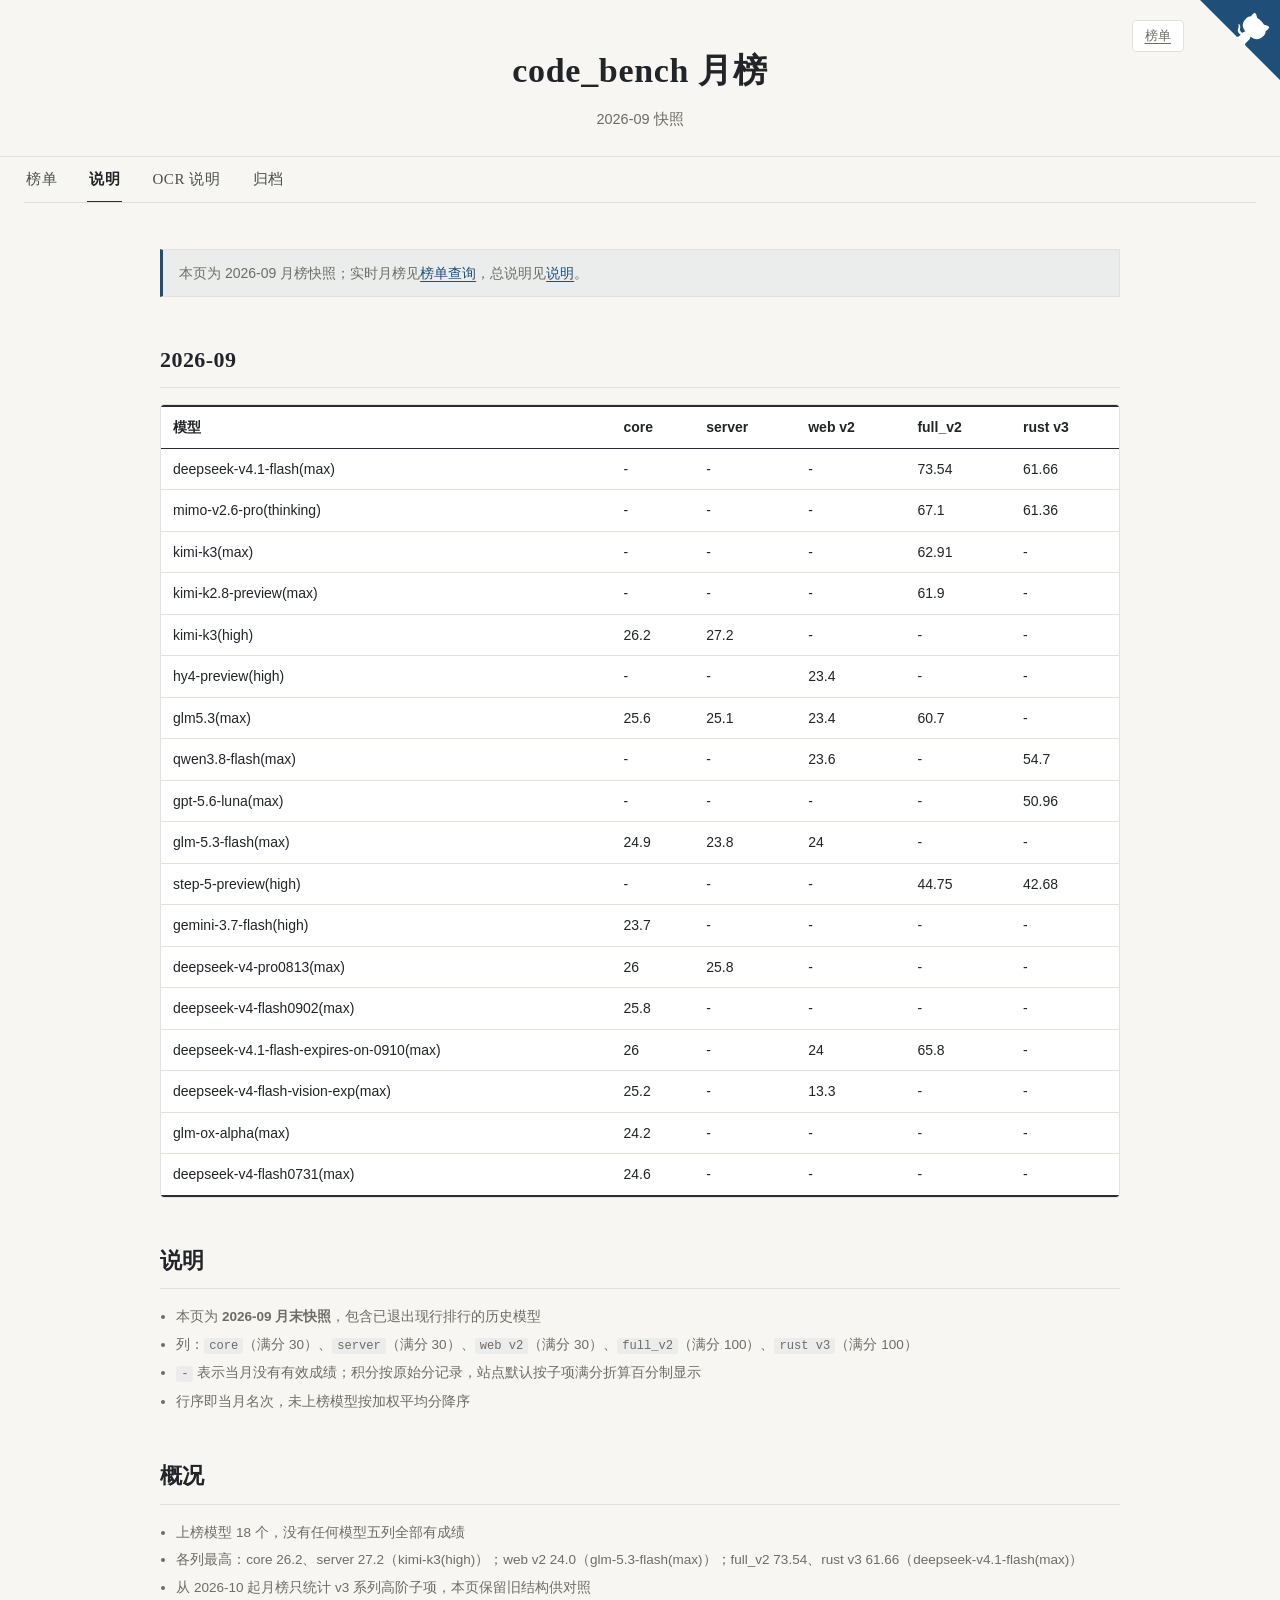
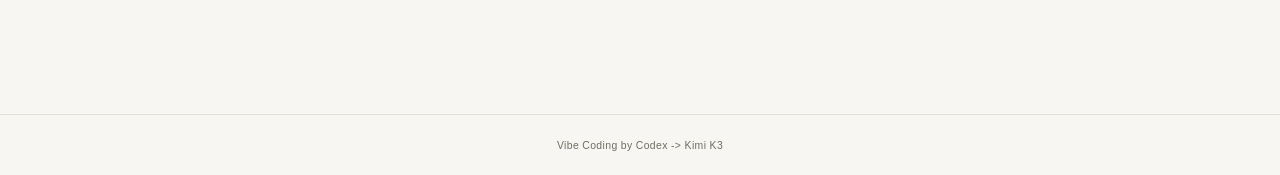
<file: docs/monthly-2026-09.html>
<!DOCTYPE html>
<html lang="zh-CN">
  <head>
    <meta charset="utf-8" />
    <meta name="viewport" content="width=device-width, initial-scale=1" />
    <title>code_bench 月榜｜2026-09</title>
    <meta name="description" content="code_bench 2026-09 月榜快照（含历史模型）。" />
    <meta name="robots" content="index, follow" />
    <link rel="canonical" href="https://snnh.github.io/code_bench/monthly-2026-09.html" />
    <meta property="og:type" content="website" />
    <meta property="og:site_name" content="code_bench" />
    <meta property="og:locale" content="zh_CN" />
    <meta property="og:url" content="https://snnh.github.io/code_bench/monthly-2026-09.html" />
    <meta property="og:title" content="code_bench 月榜｜2026-09" />
    <meta property="og:description" content="code_bench 2026-09 月榜快照（含历史模型）。" />
    <link rel="icon" type="image/png" sizes="64x64" href="assets/favicon.png" />
    <link rel="stylesheet" href="assets/styles.css" />
  </head>
  <body>
    <script>
      (function () {
        var key = "llm-dashboard-theme";
        var mode = "system";
        try {
          mode = window.localStorage.getItem(key) || "system";
        } catch (e) {}
        if (mode === "light") document.documentElement.setAttribute("data-theme", "light");
        else if (mode === "dark") document.documentElement.setAttribute("data-theme", "dark");
      })();
    </script>
    <header class="page-header">
      <div class="header-actions">
        <a class="header-action-button" href="./">榜单</a>
      </div>
      <a
        class="github-corner"
        href="https://github.com/snnh/code_bench/"
        target="_blank"
        rel="noopener noreferrer"
        aria-label="View source on GitHub"
      >
        <svg viewBox="0 0 250 250" aria-hidden="true">
          <path class="github-corner-bg" d="M0,0 L115,115 L130,115 L142,142 L250,250 L250,0 Z" />
          <path
            class="octo-arm"
            d="M128.3,109 C113.8,99.7 119,89.6 119,89.6 C122,82.7 120.5,78.6 120.5,78.6 C119.2,72 123.4,76.3 123.4,76.3 C127.3,80.9 125.5,87.3 125.5,87.3 C122.9,97.6 130.6,101.9 134.4,103.2"
          />
          <path
            class="octo-body"
            d="M115,115 C114.9,115.1 118.7,116.5 119.8,115.4 L133.7,101.6 C136.9,99.2 139.9,98.4 142.2,98.6 C133.8,88 127.5,74.4 143.8,58 C148.5,53.4 154,51.2 159.7,51 C160.3,49.4 163.2,43.6 171.4,40.1 C171.4,40.1 176.1,42.5 178.8,56.2 C183.1,58.6 187.2,61.8 190.9,65.4 C194.5,69 197.7,73.2 200.1,77.6 C213.8,80.2 216.3,84.9 216.3,84.9 C212.7,93.1 206.9,96 205.4,96.6 C205.1,102.4 203,107.8 198.3,112.5 C181.9,128.9 168.3,122.5 157.7,114.1 C157.9,116.9 156.7,120.9 152.7,124.9 L141,136.5 C139.8,137.7 141.6,141.9 141.8,141.8 Z"
          />
        </svg>
      </a>
      <h1>code_bench 月榜</h1>
      <p class="subtitle">2026-09 快照</p>
    </header>

    <main>
      <nav class="doc-nav" aria-label="页面导航">
        <a href="./">榜单</a><a class="current" aria-current="page" href="bench.html">说明</a><a href="ocr_bench.html">OCR 说明</a><a href="archive.html">归档</a>
      </nav>

      <article class="doc-article">
        <p class="doc-tip">本页为 2026-09 月榜快照；实时月榜见<a href="./">榜单查询</a>，总说明见<a href="bench.html">说明</a>。</p>

<h2>2026-09</h2>
        <div class="doc-table-wrap"><table class="doc-table"><thead><tr><th>模型</th><th>core</th><th>server</th><th>web v2</th><th>full_v2</th><th>rust v3</th></tr></thead><tbody><tr><td>deepseek-v4.1-flash(max)</td><td>-</td><td>-</td><td>-</td><td>73.54</td><td>61.66</td></tr><tr><td>mimo-v2.6-pro(thinking)</td><td>-</td><td>-</td><td>-</td><td>67.1</td><td>61.36</td></tr><tr><td>kimi-k3(max)</td><td>-</td><td>-</td><td>-</td><td>62.91</td><td>-</td></tr><tr><td>kimi-k2.8-preview(max)</td><td>-</td><td>-</td><td>-</td><td>61.9</td><td>-</td></tr><tr><td>kimi-k3(high)</td><td>26.2</td><td>27.2</td><td>-</td><td>-</td><td>-</td></tr><tr><td>hy4-preview(high)</td><td>-</td><td>-</td><td>23.4</td><td>-</td><td>-</td></tr><tr><td>glm5.3(max)</td><td>25.6</td><td>25.1</td><td>23.4</td><td>60.7</td><td>-</td></tr><tr><td>qwen3.8-flash(max)</td><td>-</td><td>-</td><td>23.6</td><td>-</td><td>54.7</td></tr><tr><td>gpt-5.6-luna(max)</td><td>-</td><td>-</td><td>-</td><td>-</td><td>50.96</td></tr><tr><td>glm-5.3-flash(max)</td><td>24.9</td><td>23.8</td><td>24</td><td>-</td><td>-</td></tr><tr><td>step-5-preview(high)</td><td>-</td><td>-</td><td>-</td><td>44.75</td><td>42.68</td></tr><tr><td>gemini-3.7-flash(high)</td><td>23.7</td><td>-</td><td>-</td><td>-</td><td>-</td></tr><tr><td>deepseek-v4-pro0813(max)</td><td>26</td><td>25.8</td><td>-</td><td>-</td><td>-</td></tr><tr><td>deepseek-v4-flash0902(max)</td><td>25.8</td><td>-</td><td>-</td><td>-</td><td>-</td></tr><tr><td>deepseek-v4.1-flash-expires-on-0910(max)</td><td>26</td><td>-</td><td>24</td><td>65.8</td><td>-</td></tr><tr><td>deepseek-v4-flash-vision-exp(max)</td><td>25.2</td><td>-</td><td>13.3</td><td>-</td><td>-</td></tr><tr><td>glm-ox-alpha(max)</td><td>24.2</td><td>-</td><td>-</td><td>-</td><td>-</td></tr><tr><td>deepseek-v4-flash0731(max)</td><td>24.6</td><td>-</td><td>-</td><td>-</td><td>-</td></tr></tbody></table></div>
        <h2>说明</h2>
        <ul class="doc-note"><li>本页为 <strong>2026-09 月末快照</strong>，包含已退出现行排行的历史模型</li><li>列：<code>core</code>（满分 30）、<code>server</code>（满分 30）、<code>web v2</code>（满分 30）、<code>full_v2</code>（满分 100）、<code>rust v3</code>（满分 100）</li><li><code>-</code> 表示当月没有有效成绩；积分按原始分记录，站点默认按子项满分折算百分制显示</li><li>行序即当月名次，未上榜模型按加权平均分降序</li></ul>
        <h2>概况</h2>
        <ul class="doc-note"><li>上榜模型 18 个，没有任何模型五列全部有成绩</li><li>各列最高：core 26.2、server 27.2（kimi-k3(high)）；web v2 24.0（glm-5.3-flash(max)）；full_v2 73.54、rust v3 61.66（deepseek-v4.1-flash(max)）</li><li>从 2026-10 起月榜只统计 v3 系列高阶子项，本页保留旧结构供对照</li></ul>
      </article>
    </main>

    <footer class="page-footer">
      <small>Vibe Coding by Codex -&gt; Kimi K3</small>
    </footer>
  </body>
</html>
</file>
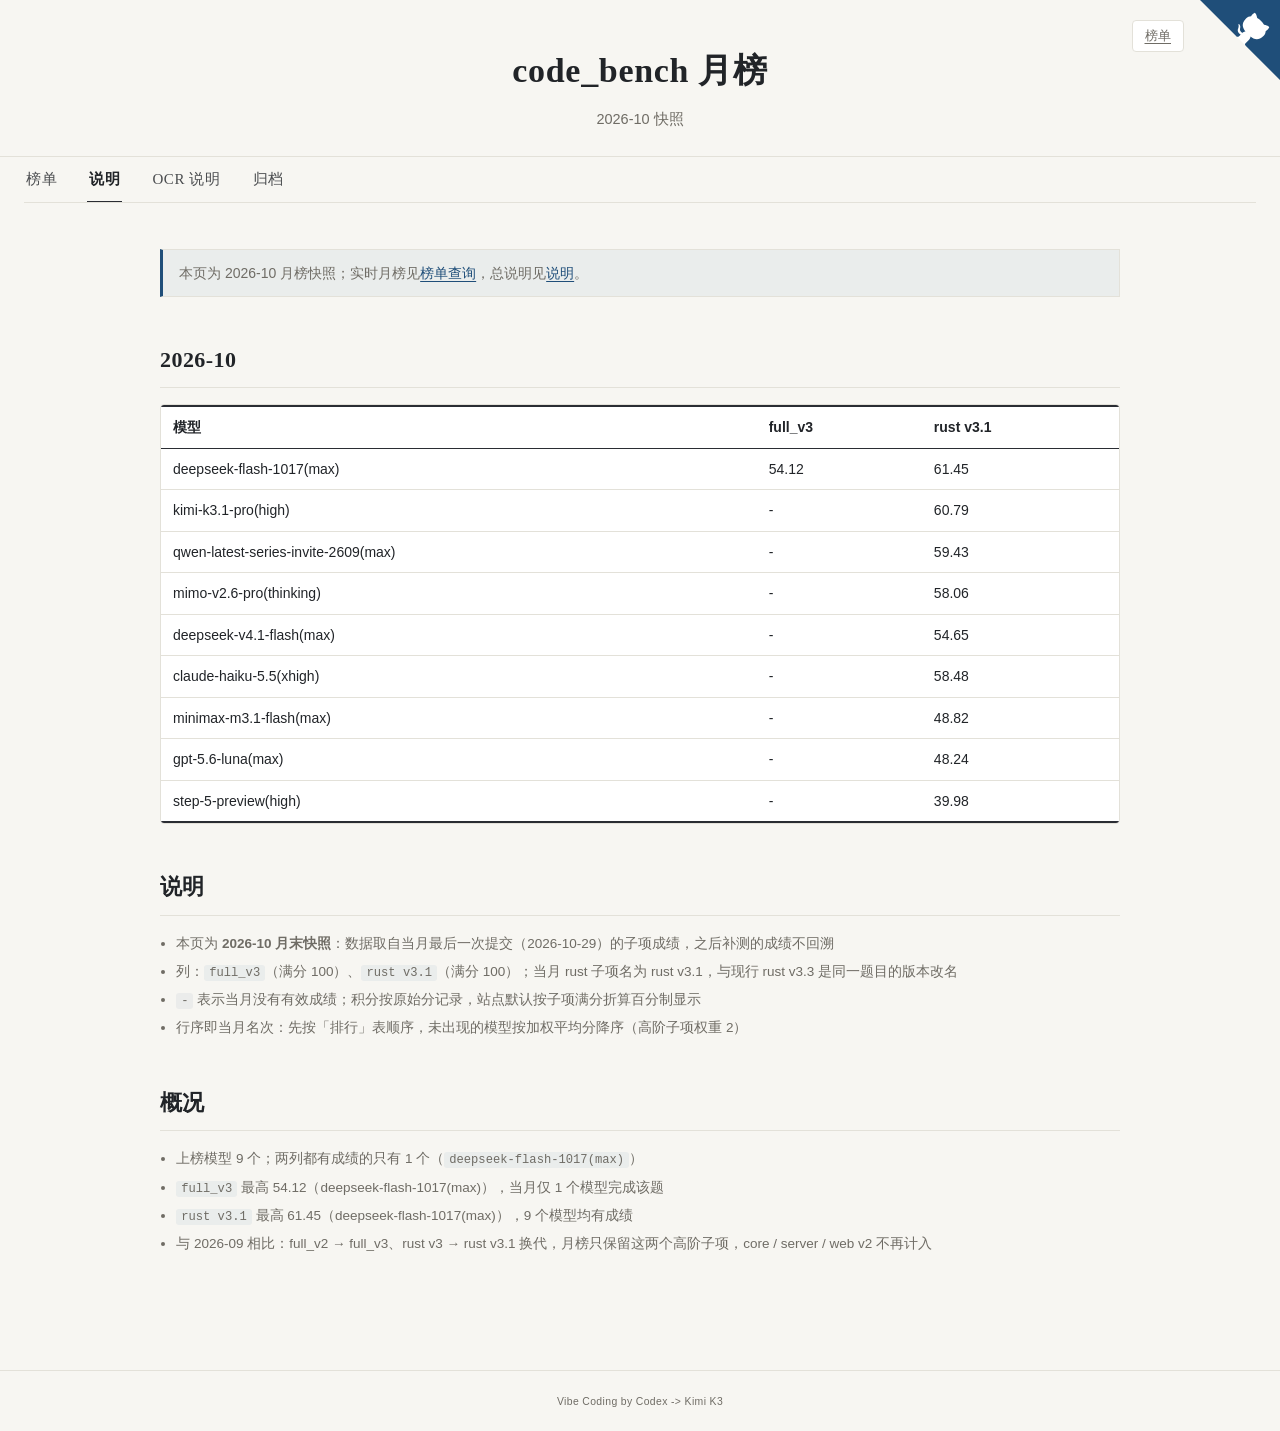
<file: docs/monthly-2026-10.html>
<!DOCTYPE html>
<html lang="zh-CN">
  <head>
    <meta charset="utf-8" />
    <meta name="viewport" content="width=device-width, initial-scale=1" />
    <title>code_bench 月榜｜2026-10</title>
    <meta name="description" content="code_bench 2026-10 月榜快照。" />
    <meta name="robots" content="index, follow" />
    <link rel="canonical" href="https://snnh.github.io/code_bench/monthly-2026-10.html" />
    <meta property="og:type" content="website" />
    <meta property="og:site_name" content="code_bench" />
    <meta property="og:locale" content="zh_CN" />
    <meta property="og:url" content="https://snnh.github.io/code_bench/monthly-2026-10.html" />
    <meta property="og:title" content="code_bench 月榜｜2026-10" />
    <meta property="og:description" content="code_bench 2026-10 月榜快照。" />
    <link rel="icon" type="image/png" sizes="64x64" href="assets/favicon.png" />
    <link rel="stylesheet" href="assets/styles.css" />
  </head>
  <body>
    <script>
      (function () {
        var key = "llm-dashboard-theme";
        var mode = "system";
        try {
          mode = window.localStorage.getItem(key) || "system";
        } catch (e) {}
        if (mode === "light") document.documentElement.setAttribute("data-theme", "light");
        else if (mode === "dark") document.documentElement.setAttribute("data-theme", "dark");
      })();
    </script>
    <header class="page-header">
      <div class="header-actions">
        <a class="header-action-button" href="./">榜单</a>
      </div>
      <a
        class="github-corner"
        href="https://github.com/snnh/code_bench/"
        target="_blank"
        rel="noopener noreferrer"
        aria-label="View source on GitHub"
      >
        <svg viewBox="0 0 250 250" aria-hidden="true">
          <path class="github-corner-bg" d="M0,0 L115,115 L130,115 L142,142 L250,250 L250,0 Z" />
          <path
            class="octo-arm"
            d="M128.3,109 C113.8,99.7 119,89.6 119,89.6 C122,82.7 120.5,78.6 120.5,78.6 C119.2,72 123.4,76.3 123.4,76.3 C127.3,80.9 125.5,87.3 125.5,87.3 C122.9,97.6 130.6,101.9 134.4,103.2"
          />
          <path
            class="octo-body"
            d="M115,115 C114.9,115.1 118.7,116.5 119.8,115.4 L133.7,101.6 C136.9,99.2 139.9,98.4 142.2,98.6 C133.8,88 127.5,74.4 143.8,58 C148.5,53.4 154,51.2 159.7,51 C160.3,49.4 163.2,43.6 171.4,40.1 C171.4,40.1 176.1,42.5 178.8,56.2 C183.1,58.6 187.2,61.8 190.9,65.4 C194.5,69 197.7,73.2 200.1,77.6 C213.8,80.2 216.3,84.9 216.3,84.9 C212.7,93.1 206.9,96 205.4,96.6 C205.1,102.4 203,107.8 198.3,112.5 C181.9,128.9 168.3,122.5 157.7,114.1 C157.9,116.9 156.7,120.9 152.7,124.9 L141,136.5 C139.8,137.7 141.6,141.9 141.8,141.8 Z"
          />
        </svg>
      </a>
      <h1>code_bench 月榜</h1>
      <p class="subtitle">2026-10 快照</p>
    </header>

    <main>
      <nav class="doc-nav" aria-label="页面导航">
        <a href="./">榜单</a><a class="current" aria-current="page" href="bench.html">说明</a><a href="ocr_bench.html">OCR 说明</a><a href="archive.html">归档</a>
      </nav>

      <article class="doc-article">
        <p class="doc-tip">本页为 2026-10 月榜快照；实时月榜见<a href="./">榜单查询</a>，总说明见<a href="bench.html">说明</a>。</p>

<h2>2026-10</h2>
        <div class="doc-table-wrap"><table class="doc-table"><thead><tr><th>模型</th><th>full_v3</th><th>rust v3.1</th></tr></thead><tbody><tr><td>deepseek-flash-1017(max)</td><td>54.12</td><td>61.45</td></tr><tr><td>kimi-k3.1-pro(high)</td><td>-</td><td>60.79</td></tr><tr><td>qwen-latest-series-invite-2609(max)</td><td>-</td><td>59.43</td></tr><tr><td>mimo-v2.6-pro(thinking)</td><td>-</td><td>58.06</td></tr><tr><td>deepseek-v4.1-flash(max)</td><td>-</td><td>54.65</td></tr><tr><td>claude-haiku-5.5(xhigh)</td><td>-</td><td>58.48</td></tr><tr><td>minimax-m3.1-flash(max)</td><td>-</td><td>48.82</td></tr><tr><td>gpt-5.6-luna(max)</td><td>-</td><td>48.24</td></tr><tr><td>step-5-preview(high)</td><td>-</td><td>39.98</td></tr></tbody></table></div>
        <h2>说明</h2>
        <ul class="doc-note"><li>本页为 <strong>2026-10 月末快照</strong>：数据取自当月最后一次提交（2026-10-29）的子项成绩，之后补测的成绩不回溯</li><li>列：<code>full_v3</code>（满分 100）、<code>rust v3.1</code>（满分 100）；当月 rust 子项名为 rust v3.1，与现行 rust v3.3 是同一题目的版本改名</li><li><code>-</code> 表示当月没有有效成绩；积分按原始分记录，站点默认按子项满分折算百分制显示</li><li>行序即当月名次：先按「排行」表顺序，未出现的模型按加权平均分降序（高阶子项权重 2）</li></ul>
        <h2>概况</h2>
        <ul class="doc-note"><li>上榜模型 9 个；两列都有成绩的只有 1 个（<code>deepseek-flash-1017(max)</code>）</li><li><code>full_v3</code> 最高 54.12（deepseek-flash-1017(max)），当月仅 1 个模型完成该题</li><li><code>rust v3.1</code> 最高 61.45（deepseek-flash-1017(max)），9 个模型均有成绩</li><li>与 2026-09 相比：full_v2 → full_v3、rust v3 → rust v3.1 换代，月榜只保留这两个高阶子项，core / server / web v2 不再计入</li></ul>
      </article>
    </main>

    <footer class="page-footer">
      <small>Vibe Coding by Codex -&gt; Kimi K3</small>
    </footer>
  </body>
</html>
</file>
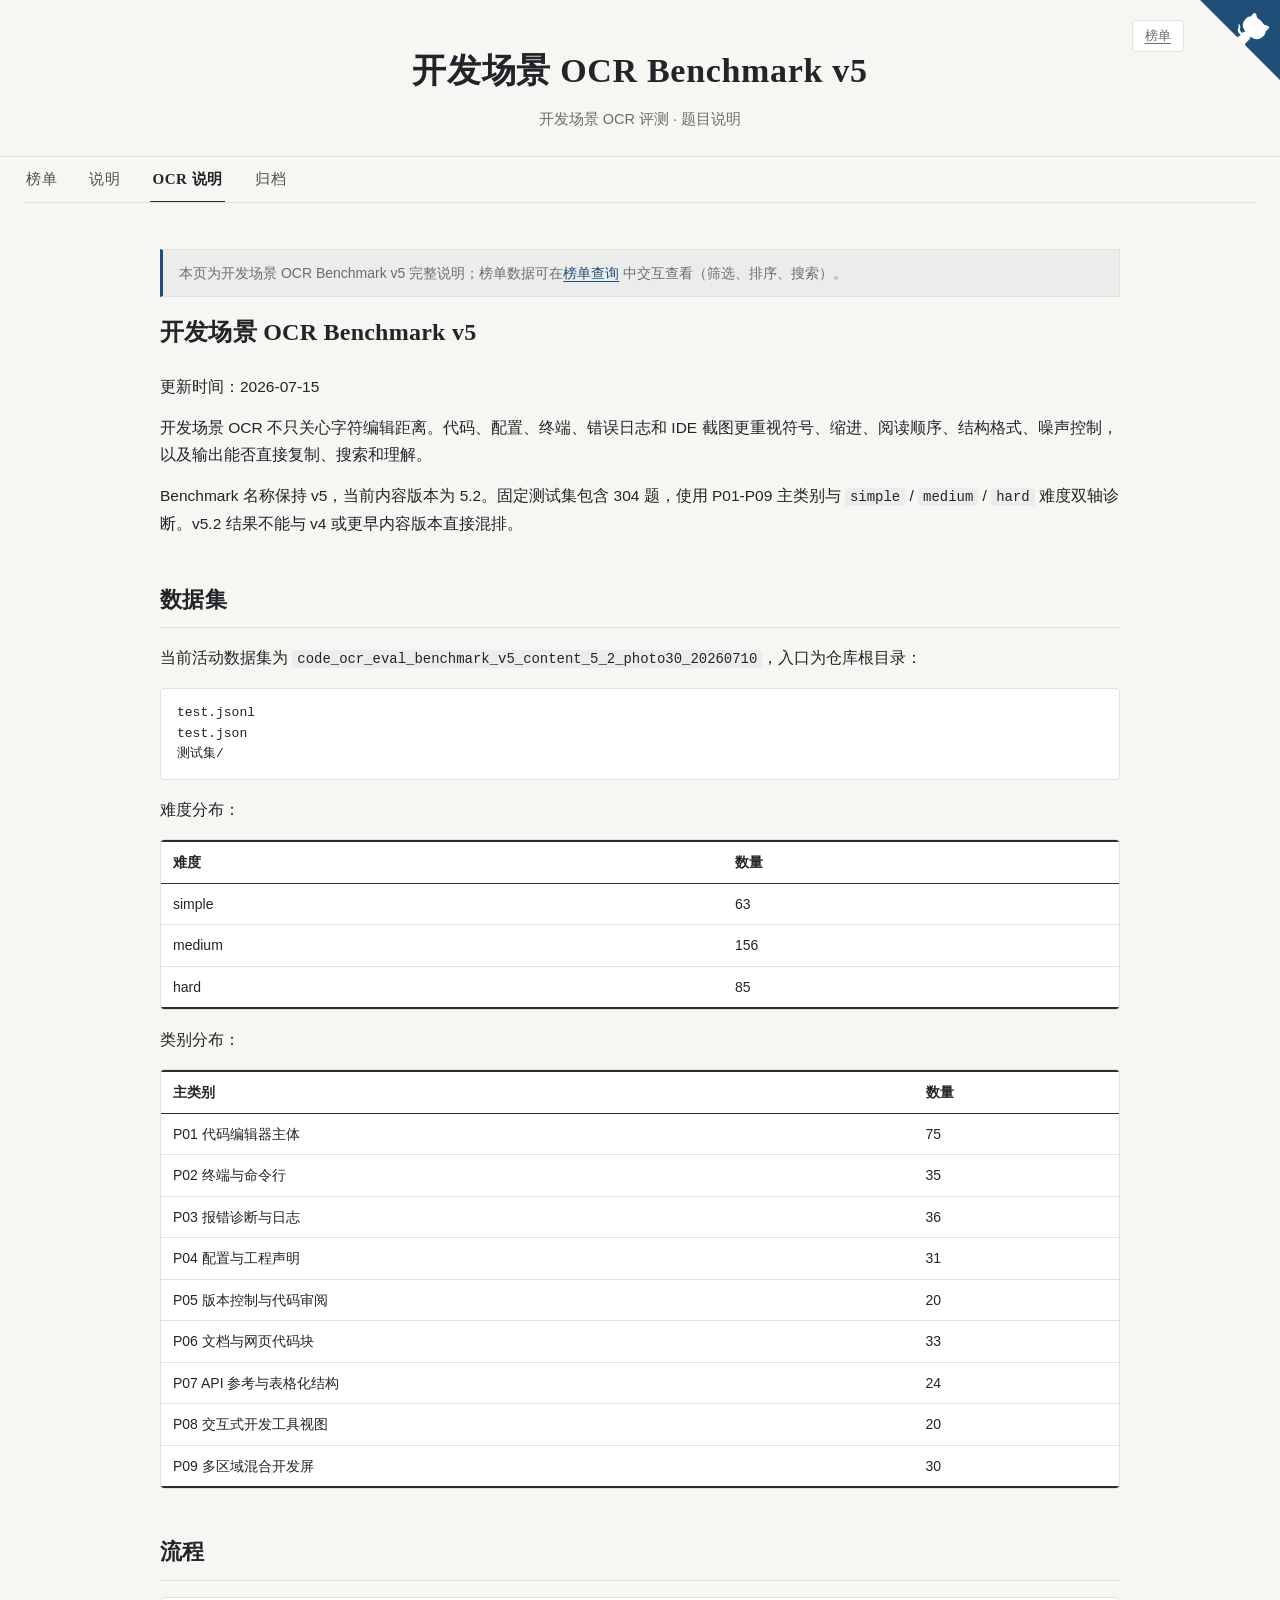
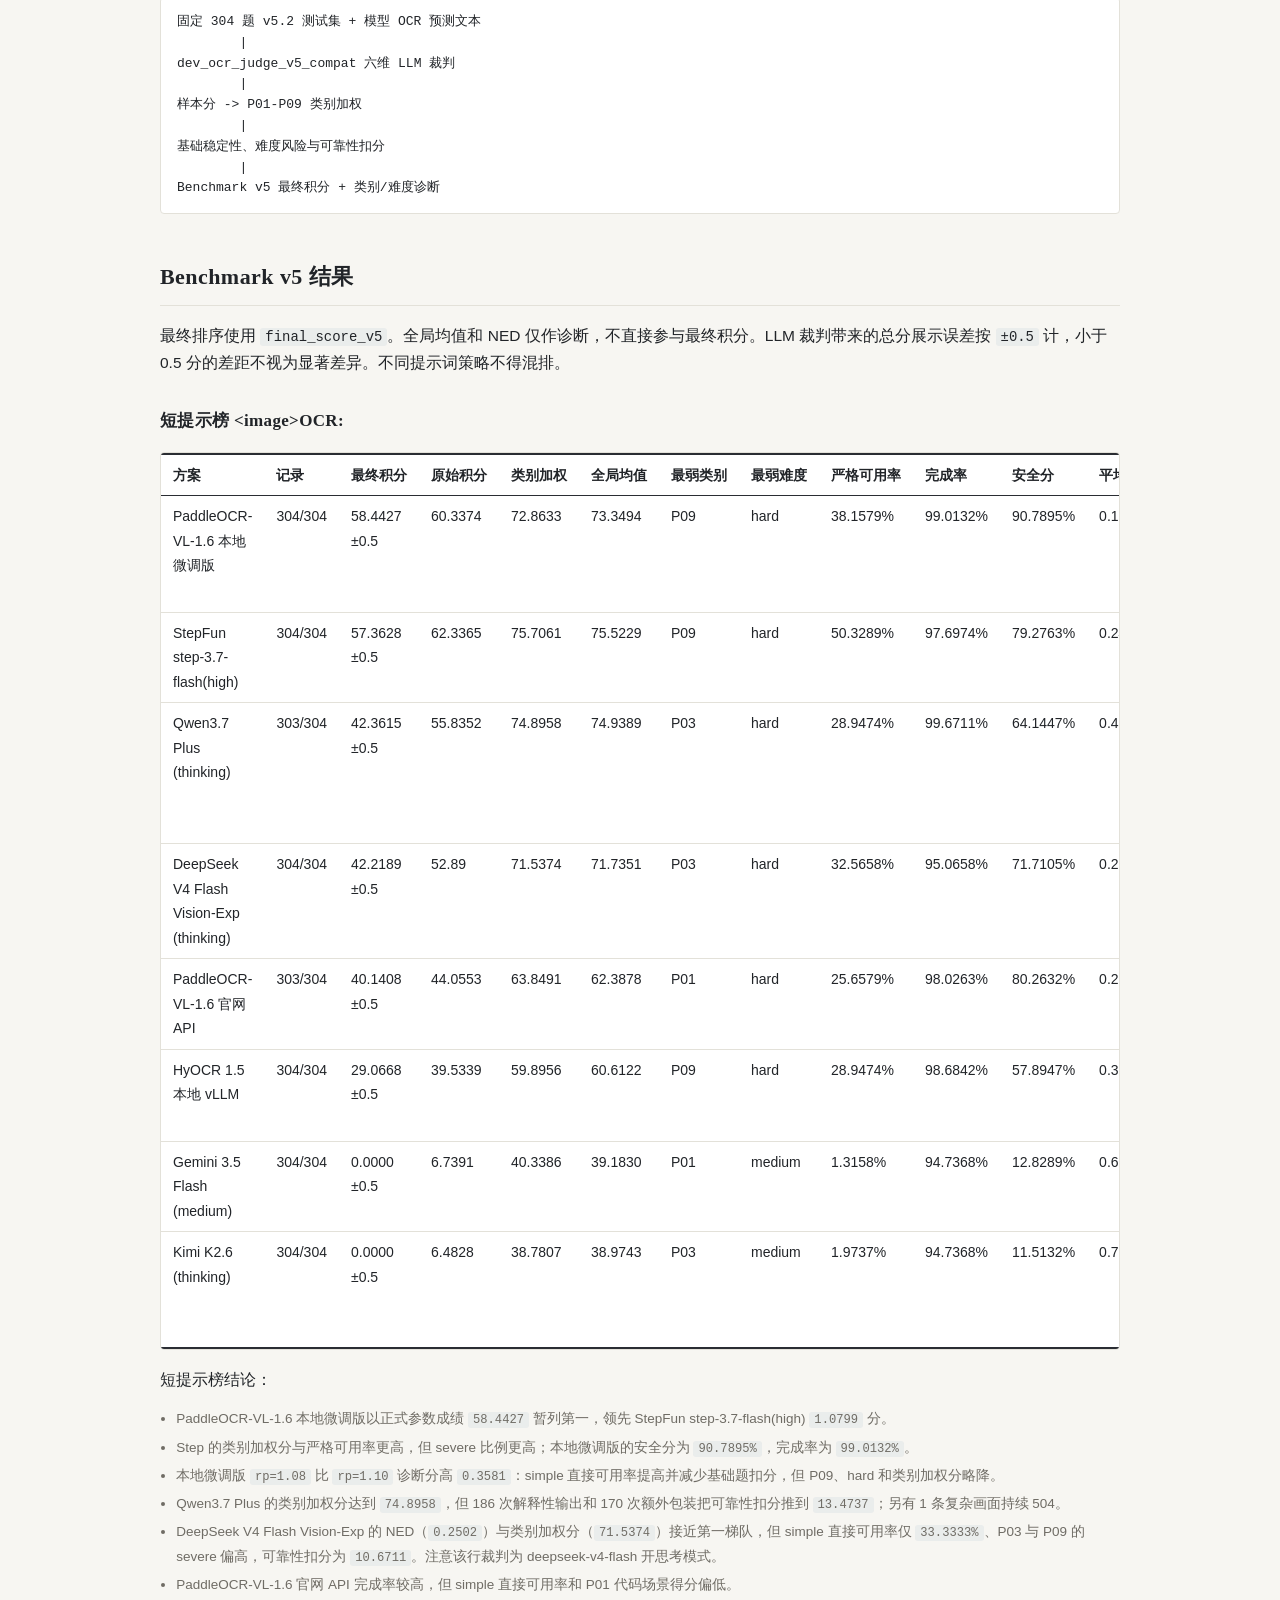
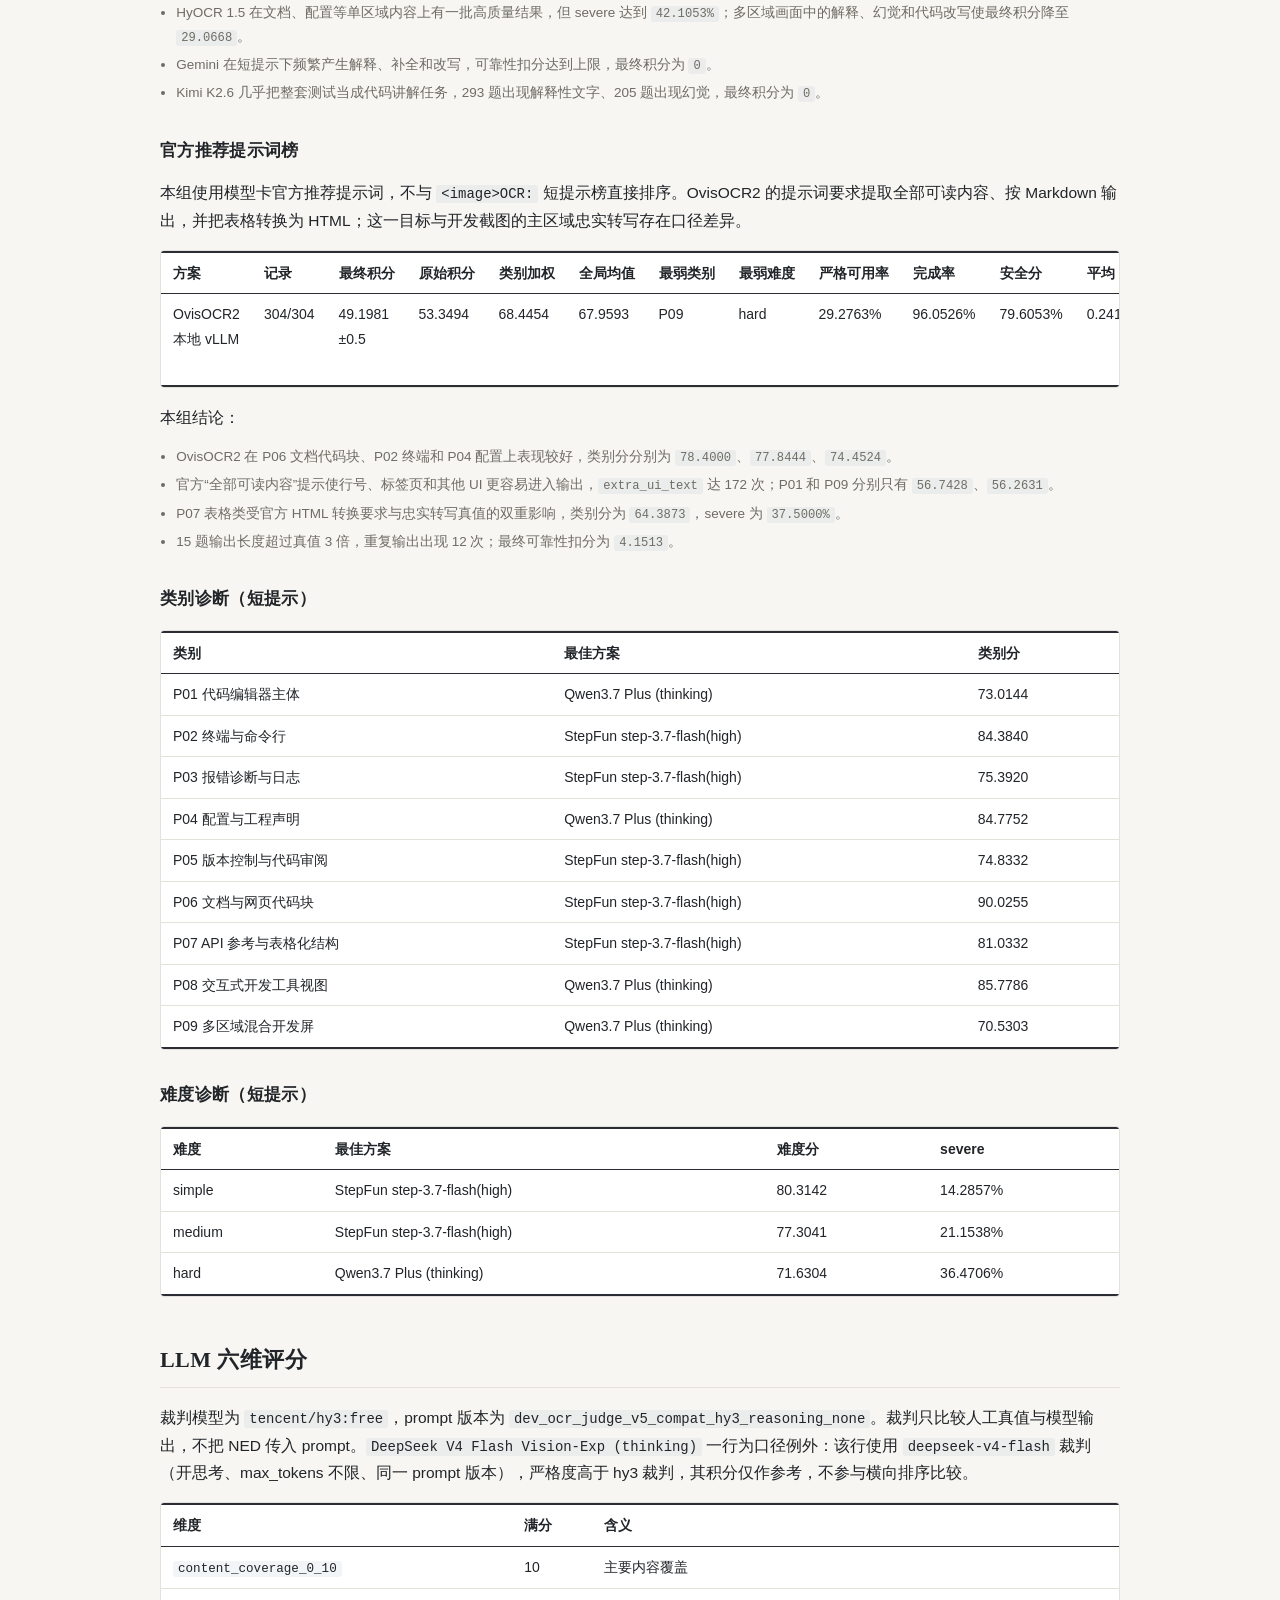
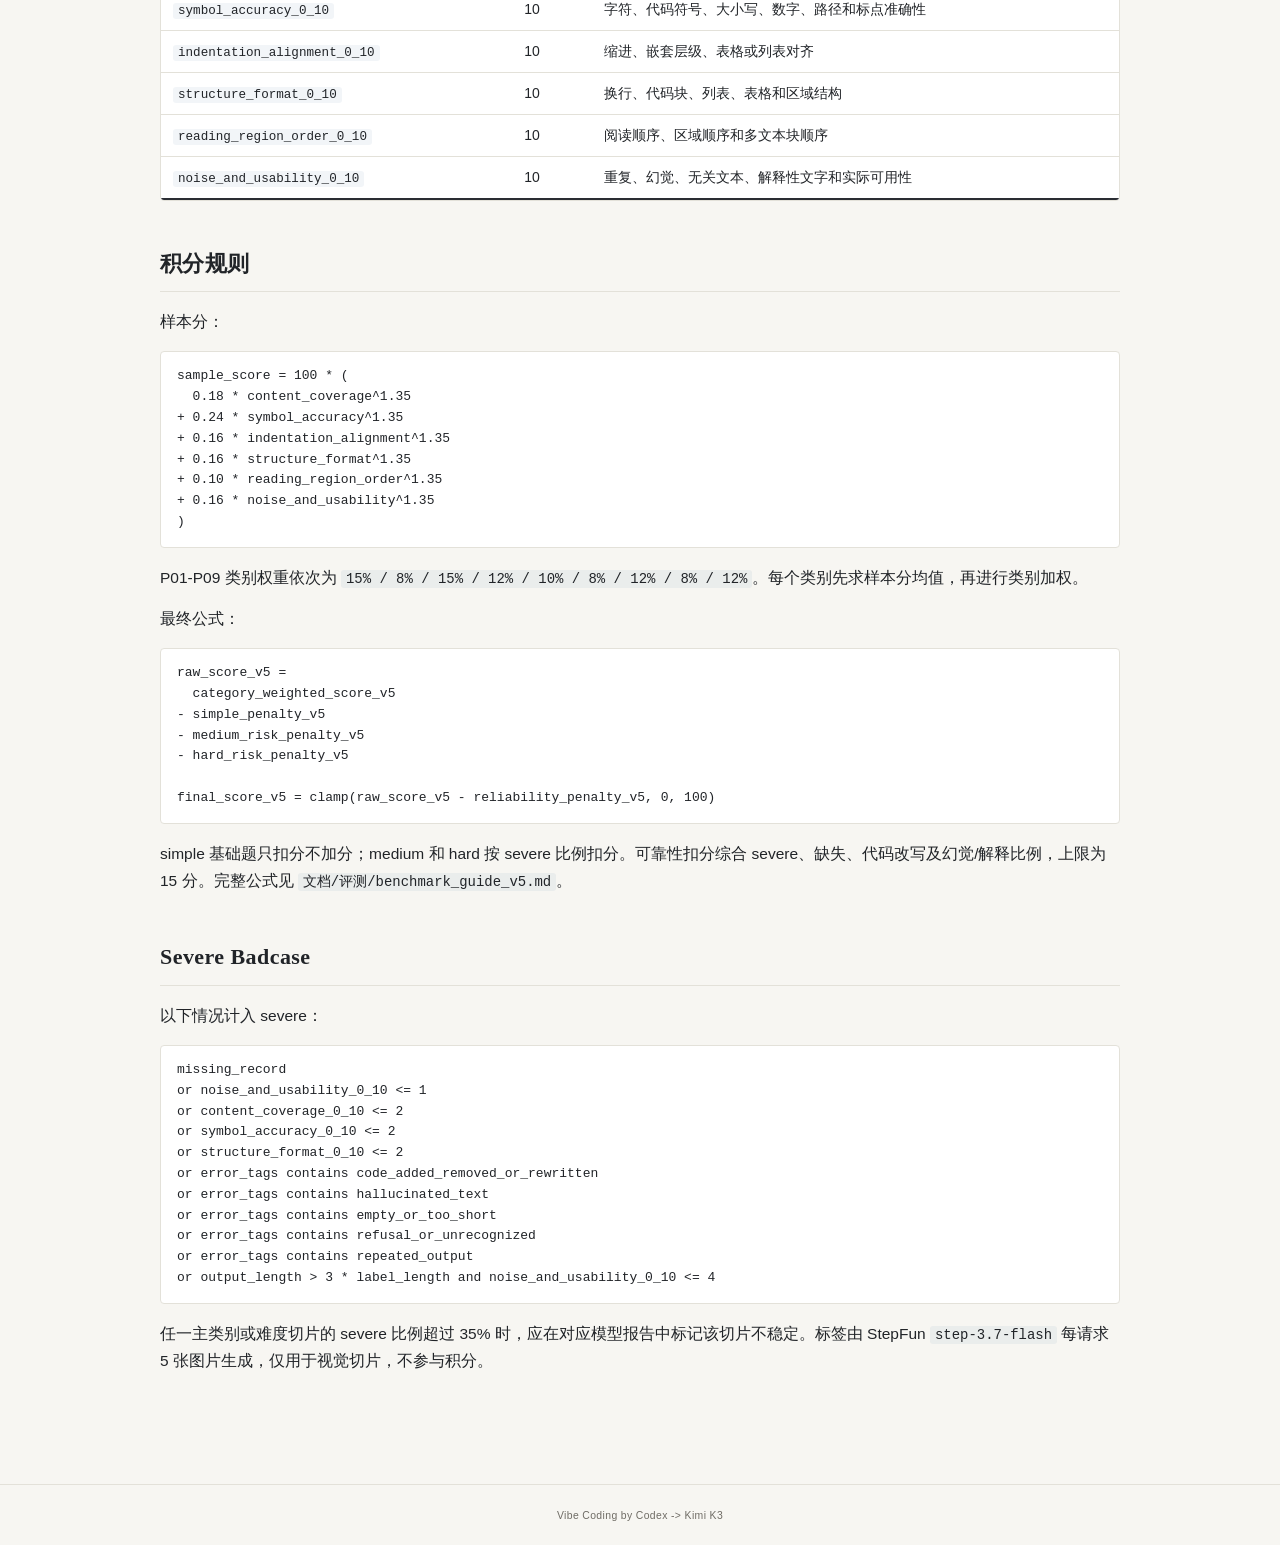
<file: docs/ocr_bench.html>
<!DOCTYPE html>
<html lang="zh-CN">
  <head>
    <meta charset="utf-8" />
    <meta name="viewport" content="width=device-width, initial-scale=1" />
    <title>开发场景 OCR Benchmark v5｜题目说明</title>
    <meta name="description" content="开发场景 OCR Benchmark v5 数据集、榜单、LLM 六维评分与积分规则。" />
    <meta name="robots" content="index, follow" />
    <link rel="canonical" href="https://snnh.github.io/code_bench/ocr_bench.html" />
    <meta property="og:type" content="website" />
    <meta property="og:site_name" content="code_bench" />
    <meta property="og:locale" content="zh_CN" />
    <meta property="og:url" content="https://snnh.github.io/code_bench/ocr_bench.html" />
    <meta property="og:title" content="开发场景 OCR Benchmark v5｜题目说明" />
    <meta property="og:description" content="开发场景 OCR Benchmark v5 数据集、榜单、LLM 六维评分与积分规则。" />
    <link rel="icon" type="image/png" sizes="64x64" href="assets/favicon.png" />
    <link rel="stylesheet" href="assets/styles.css" />
  </head>
  <body>
    <script>
      (function () {
        var key = "llm-dashboard-theme";
        var mode = "system";
        try {
          mode = window.localStorage.getItem(key) || "system";
        } catch (e) {}
        if (mode === "light") document.documentElement.setAttribute("data-theme", "light");
        else if (mode === "dark") document.documentElement.setAttribute("data-theme", "dark");
      })();
    </script>
    <header class="page-header">
      <div class="header-actions">
        <a class="header-action-button" href="./">榜单</a>
      </div>
      <a
        class="github-corner"
        href="https://github.com/snnh/code_bench/"
        target="_blank"
        rel="noopener noreferrer"
        aria-label="View source on GitHub"
      >
        <svg viewBox="0 0 250 250" aria-hidden="true">
          <path class="github-corner-bg" d="M0,0 L115,115 L130,115 L142,142 L250,250 L250,0 Z" />
          <path
            class="octo-arm"
            d="M128.3,109 C113.8,99.7 119,89.6 119,89.6 C122,82.7 120.5,78.6 120.5,78.6 C119.2,72 123.4,76.3 123.4,76.3 C127.3,80.9 125.5,87.3 125.5,87.3 C122.9,97.6 130.6,101.9 134.4,103.2"
          />
          <path
            class="octo-body"
            d="M115,115 C114.9,115.1 118.7,116.5 119.8,115.4 L133.7,101.6 C136.9,99.2 139.9,98.4 142.2,98.6 C133.8,88 127.5,74.4 143.8,58 C148.5,53.4 154,51.2 159.7,51 C160.3,49.4 163.2,43.6 171.4,40.1 C171.4,40.1 176.1,42.5 178.8,56.2 C183.1,58.6 187.2,61.8 190.9,65.4 C194.5,69 197.7,73.2 200.1,77.6 C213.8,80.2 216.3,84.9 216.3,84.9 C212.7,93.1 206.9,96 205.4,96.6 C205.1,102.4 203,107.8 198.3,112.5 C181.9,128.9 168.3,122.5 157.7,114.1 C157.9,116.9 156.7,120.9 152.7,124.9 L141,136.5 C139.8,137.7 141.6,141.9 141.8,141.8 Z"
          />
        </svg>
      </a>
      <h1>开发场景 OCR Benchmark v5</h1>
      <p class="subtitle">开发场景 OCR 评测 · 题目说明</p>
    </header>

    <main>
      <nav class="doc-nav" aria-label="页面导航">
        <a href="./">榜单</a><a href="bench.html">说明</a><a class="current" aria-current="page" href="ocr_bench.html">OCR 说明</a><a href="archive.html">归档</a>
      </nav>

      <article class="doc-article">
        <p class="doc-tip">本页为开发场景 OCR Benchmark v5 完整说明；榜单数据可在<a href="./">榜单查询</a> 中交互查看（筛选、排序、搜索）。</p>

<div class="doc-lead">开发场景 OCR Benchmark v5</div>
        <p>更新时间：2026-07-15</p>
        <p>开发场景 OCR 不只关心字符编辑距离。代码、配置、终端、错误日志和 IDE 截图更重视符号、缩进、阅读顺序、结构格式、噪声控制，以及输出能否直接复制、搜索和理解。</p>
        <p>Benchmark 名称保持 v5，当前内容版本为 5.2。固定测试集包含 304 题，使用 P01-P09 主类别与 <code>simple</code> / <code>medium</code> / <code>hard</code> 难度双轴诊断。v5.2 结果不能与 v4 或更早内容版本直接混排。</p>
        <h2>数据集</h2>
        <p>当前活动数据集为 <code>code_ocr_eval_benchmark_v5_content_5_2_photo30_20260710</code>，入口为仓库根目录：</p>
        <pre><code>test.jsonl
test.json
测试集/</code></pre>
        <p>难度分布：</p>
        <div class="doc-table-wrap"><table class="doc-table"><thead><tr><th>难度</th><th>数量</th></tr></thead><tbody><tr><td>simple</td><td>63</td></tr><tr><td>medium</td><td>156</td></tr><tr><td>hard</td><td>85</td></tr></tbody></table></div>
        <p>类别分布：</p>
        <div class="doc-table-wrap"><table class="doc-table"><thead><tr><th>主类别</th><th>数量</th></tr></thead><tbody><tr><td>P01 代码编辑器主体</td><td>75</td></tr><tr><td>P02 终端与命令行</td><td>35</td></tr><tr><td>P03 报错诊断与日志</td><td>36</td></tr><tr><td>P04 配置与工程声明</td><td>31</td></tr><tr><td>P05 版本控制与代码审阅</td><td>20</td></tr><tr><td>P06 文档与网页代码块</td><td>33</td></tr><tr><td>P07 API 参考与表格化结构</td><td>24</td></tr><tr><td>P08 交互式开发工具视图</td><td>20</td></tr><tr><td>P09 多区域混合开发屏</td><td>30</td></tr></tbody></table></div>
        <h2>流程</h2>
        <pre><code>固定 304 题 v5.2 测试集 + 模型 OCR 预测文本
        |
dev_ocr_judge_v5_compat 六维 LLM 裁判
        |
样本分 -&gt; P01-P09 类别加权
        |
基础稳定性、难度风险与可靠性扣分
        |
Benchmark v5 最终积分 + 类别/难度诊断</code></pre>
        <h2>Benchmark v5 结果</h2>
        <p>最终排序使用 <code>final_score_v5</code>。全局均值和 NED 仅作诊断，不直接参与最终积分。LLM 裁判带来的总分展示误差按 <code>±0.5</code> 计，小于 0.5 分的差距不视为显著差异。不同提示词策略不得混排。</p>
        <h3>短提示榜 &lt;image&gt;OCR:</h3>
        <div class="doc-table-wrap"><table class="doc-table"><thead><tr><th>方案</th><th>记录</th><th>最终积分</th><th>原始积分</th><th>类别加权</th><th>全局均值</th><th>最弱类别</th><th>最弱难度</th><th>严格可用率</th><th>完成率</th><th>安全分</th><th>平均 NED</th><th>报告</th><th>备注</th></tr></thead><tbody><tr><td>PaddleOCR-VL-1.6 本地微调版</td><td>304/304</td><td>58.4427 ±0.5</td><td>60.3374</td><td>72.8633</td><td>73.3494</td><td>P09</td><td>hard</td><td>38.1579%</td><td>99.0132%</td><td>90.7895%</td><td>0.1744</td><td><a href="reports/ppocr-vl16-6-for-code+local-finetune+image_ocr.md">report</a></td><td>本地 vLLM；正式参数 <code>max_tokens=4096</code>、<code>repetition_penalty=1.08</code>、<code>temperature=0</code></td></tr><tr><td>StepFun step-3.7-flash(high)</td><td>304/304</td><td>57.3628 ±0.5</td><td>62.3365</td><td>75.7061</td><td>75.5229</td><td>P09</td><td>hard</td><td>50.3289%</td><td>97.6974%</td><td>79.2763%</td><td>0.2481</td><td><a href="reports/step-3.7-flash+high+image_ocr.md">report</a></td><td>StepFun 官网 API；<code>reasoning_effort=high</code></td></tr><tr><td>Qwen3.7 Plus (thinking)</td><td>303/304</td><td>42.3615 ±0.5</td><td>55.8352</td><td>74.8958</td><td>74.9389</td><td>P03</td><td>hard</td><td>28.9474%</td><td>99.6711%</td><td>64.1447%</td><td>0.4205</td><td><a href="reports/qwen3.7-plus+thinking+image_ocr.md">report</a></td><td>阿里百炼 API；API 默认 thinking；主批次 <code>max_tokens=4096</code>、<code>temperature=0</code>；1 条默认参数补跑成功，另 1 条持续 504</td></tr><tr><td>DeepSeek V4 Flash Vision-Exp (thinking)</td><td>304/304</td><td>42.2189 ±0.5</td><td>52.89</td><td>71.5374</td><td>71.7351</td><td>P03</td><td>hard</td><td>32.5658%</td><td>95.0658%</td><td>71.7105%</td><td>0.2502</td><td><a href="reports/deepseek-v4-flash-vision-exp+think+image_ocr.md">report</a></td><td>官方；<code>temperature=0</code>、<code>max_tokens</code> 不限；裁判为 deepseek-v4-flash 开思考</td></tr><tr><td>PaddleOCR-VL-1.6 官网 API</td><td>303/304</td><td>40.1408 ±0.5</td><td>44.0553</td><td>63.8491</td><td>62.3878</td><td>P01</td><td>hard</td><td>25.6579%</td><td>98.0263%</td><td>80.2632%</td><td>0.2660</td><td><a href="reports/PaddleOCR-VL-1.6+official+image_ocr.md">report</a></td><td>官网异步 API；沿用旧版 1 条缺失记录</td></tr><tr><td>HyOCR 1.5 本地 vLLM</td><td>304/304</td><td>29.0668 ±0.5</td><td>39.5339</td><td>59.8956</td><td>60.6122</td><td>P09</td><td>hard</td><td>28.9474%</td><td>98.6842%</td><td>57.8947%</td><td>0.3813</td><td><a href="reports/hyocr1.5+local-vllm+image_ocr.md">report</a></td><td><code>temperature=0.0</code>；<code>top_p=1.0</code>；<code>top_k=-1</code>；<code>repetition_penalty=1.08</code></td></tr><tr><td>Gemini 3.5 Flash (medium)</td><td>304/304</td><td>0.0000 ±0.5</td><td>6.7391</td><td>40.3386</td><td>39.1830</td><td>P01</td><td>medium</td><td>1.3158%</td><td>94.7368%</td><td>12.8289%</td><td>0.6807</td><td><a href="reports/gemini-3.5-flash+medium+image_ocr.md">report</a></td><td>中转站 OpenAI-compatible API；短提示</td></tr><tr><td>Kimi K2.6 (thinking)</td><td>304/304</td><td>0.0000 ±0.5</td><td>6.4828</td><td>38.7807</td><td>38.9743</td><td>P03</td><td>medium</td><td>1.9737%</td><td>94.7368%</td><td>11.5132%</td><td>0.7793</td><td><a href="reports/kimi-k2.6+thinking+image_ocr.md">report</a></td><td>阿里百炼 API；API 默认 thinking；<code>max_tokens=4096</code>、<code>temperature=0</code></td></tr></tbody></table></div>
        <p>短提示榜结论：</p>
        <ul class="doc-note"><li>PaddleOCR-VL-1.6 本地微调版以正式参数成绩 <code>58.4427</code> 暂列第一，领先 StepFun step-3.7-flash(high) <code>1.0799</code> 分。</li><li>Step 的类别加权分与严格可用率更高，但 severe 比例更高；本地微调版的安全分为 <code>90.7895%</code>，完成率为 <code>99.0132%</code>。</li><li>本地微调版 <code>rp=1.08</code> 比 <code>rp=1.10</code> 诊断分高 <code>0.3581</code>：simple 直接可用率提高并减少基础题扣分，但 P09、hard 和类别加权分略降。</li><li>Qwen3.7 Plus 的类别加权分达到 <code>74.8958</code>，但 186 次解释性输出和 170 次额外包装把可靠性扣分推到 <code>13.4737</code>；另有 1 条复杂画面持续 504。</li><li>DeepSeek V4 Flash Vision-Exp 的 NED（<code>0.2502</code>）与类别加权分（<code>71.5374</code>）接近第一梯队，但 simple 直接可用率仅 <code>33.3333%</code>、P03 与 P09 的 severe 偏高，可靠性扣分为 <code>10.6711</code>。注意该行裁判为 deepseek-v4-flash 开思考模式。</li><li>PaddleOCR-VL-1.6 官网 API 完成率较高，但 simple 直接可用率和 P01 代码场景得分偏低。</li><li>HyOCR 1.5 在文档、配置等单区域内容上有一批高质量结果，但 severe 达到 <code>42.1053%</code>；多区域画面中的解释、幻觉和代码改写使最终积分降至 <code>29.0668</code>。</li><li>Gemini 在短提示下频繁产生解释、补全和改写，可靠性扣分达到上限，最终积分为 <code>0</code>。</li><li>Kimi K2.6 几乎把整套测试当成代码讲解任务，293 题出现解释性文字、205 题出现幻觉，最终积分为 <code>0</code>。</li></ul>
        <h3>官方推荐提示词榜</h3>
        <p>本组使用模型卡官方推荐提示词，不与 <code>&lt;image&gt;OCR:</code> 短提示榜直接排序。OvisOCR2 的提示词要求提取全部可读内容、按 Markdown 输出，并把表格转换为 HTML；这一目标与开发截图的主区域忠实转写存在口径差异。</p>
        <div class="doc-table-wrap"><table class="doc-table"><thead><tr><th>方案</th><th>记录</th><th>最终积分</th><th>原始积分</th><th>类别加权</th><th>全局均值</th><th>最弱类别</th><th>最弱难度</th><th>严格可用率</th><th>完成率</th><th>安全分</th><th>平均 NED</th><th>报告</th><th>备注</th></tr></thead><tbody><tr><td>OvisOCR2 本地 vLLM</td><td>304/304</td><td>49.1981 ±0.5</td><td>53.3494</td><td>68.4454</td><td>67.9593</td><td>P09</td><td>hard</td><td>29.2763%</td><td>96.0526%</td><td>79.6053%</td><td>0.2414</td><td><a href="reports/ovisocr2+local-vllm+official-prompt.md">report</a></td><td>官方模型卡提示词；<code>temperature=0.0</code>；本地 vLLM <code>0.21.0</code></td></tr></tbody></table></div>
        <p>本组结论：</p>
        <ul class="doc-note"><li>OvisOCR2 在 P06 文档代码块、P02 终端和 P04 配置上表现较好，类别分分别为 <code>78.4000</code>、<code>77.8444</code>、<code>74.4524</code>。</li><li>官方“全部可读内容”提示使行号、标签页和其他 UI 更容易进入输出，<code>extra_ui_text</code> 达 172 次；P01 和 P09 分别只有 <code>56.7428</code>、<code>56.2631</code>。</li><li>P07 表格类受官方 HTML 转换要求与忠实转写真值的双重影响，类别分为 <code>64.3873</code>，severe 为 <code>37.5000%</code>。</li><li>15 题输出长度超过真值 3 倍，重复输出出现 12 次；最终可靠性扣分为 <code>4.1513</code>。</li></ul>
        <h3>类别诊断（短提示）</h3>
        <div class="doc-table-wrap"><table class="doc-table"><thead><tr><th>类别</th><th>最佳方案</th><th>类别分</th></tr></thead><tbody><tr><td>P01 代码编辑器主体</td><td>Qwen3.7 Plus (thinking)</td><td>73.0144</td></tr><tr><td>P02 终端与命令行</td><td>StepFun step-3.7-flash(high)</td><td>84.3840</td></tr><tr><td>P03 报错诊断与日志</td><td>StepFun step-3.7-flash(high)</td><td>75.3920</td></tr><tr><td>P04 配置与工程声明</td><td>Qwen3.7 Plus (thinking)</td><td>84.7752</td></tr><tr><td>P05 版本控制与代码审阅</td><td>StepFun step-3.7-flash(high)</td><td>74.8332</td></tr><tr><td>P06 文档与网页代码块</td><td>StepFun step-3.7-flash(high)</td><td>90.0255</td></tr><tr><td>P07 API 参考与表格化结构</td><td>StepFun step-3.7-flash(high)</td><td>81.0332</td></tr><tr><td>P08 交互式开发工具视图</td><td>Qwen3.7 Plus (thinking)</td><td>85.7786</td></tr><tr><td>P09 多区域混合开发屏</td><td>Qwen3.7 Plus (thinking)</td><td>70.5303</td></tr></tbody></table></div>
        <h3>难度诊断（短提示）</h3>
        <div class="doc-table-wrap"><table class="doc-table"><thead><tr><th>难度</th><th>最佳方案</th><th>难度分</th><th>severe</th></tr></thead><tbody><tr><td>simple</td><td>StepFun step-3.7-flash(high)</td><td>80.3142</td><td>14.2857%</td></tr><tr><td>medium</td><td>StepFun step-3.7-flash(high)</td><td>77.3041</td><td>21.1538%</td></tr><tr><td>hard</td><td>Qwen3.7 Plus (thinking)</td><td>71.6304</td><td>36.4706%</td></tr></tbody></table></div>
        <h2>LLM 六维评分</h2>
        <p>裁判模型为 <code>tencent/hy3:free</code>，prompt 版本为 <code>dev_ocr_judge_v5_compat_hy3_reasoning_none</code>。裁判只比较人工真值与模型输出，不把 NED 传入 prompt。<code>DeepSeek V4 Flash Vision-Exp (thinking)</code> 一行为口径例外：该行使用 <code>deepseek-v4-flash</code> 裁判（开思考、max_tokens 不限、同一 prompt 版本），严格度高于 hy3 裁判，其积分仅作参考，不参与横向排序比较。</p>
        <div class="doc-table-wrap"><table class="doc-table"><thead><tr><th>维度</th><th>满分</th><th>含义</th></tr></thead><tbody><tr><td><code>content_coverage_0_10</code></td><td>10</td><td>主要内容覆盖</td></tr><tr><td><code>symbol_accuracy_0_10</code></td><td>10</td><td>字符、代码符号、大小写、数字、路径和标点准确性</td></tr><tr><td><code>indentation_alignment_0_10</code></td><td>10</td><td>缩进、嵌套层级、表格或列表对齐</td></tr><tr><td><code>structure_format_0_10</code></td><td>10</td><td>换行、代码块、列表、表格和区域结构</td></tr><tr><td><code>reading_region_order_0_10</code></td><td>10</td><td>阅读顺序、区域顺序和多文本块顺序</td></tr><tr><td><code>noise_and_usability_0_10</code></td><td>10</td><td>重复、幻觉、无关文本、解释性文字和实际可用性</td></tr></tbody></table></div>
        <h2>积分规则</h2>
        <p>样本分：</p>
        <pre><code>sample_score = 100 * (
  0.18 * content_coverage^1.35
+ 0.24 * symbol_accuracy^1.35
+ 0.16 * indentation_alignment^1.35
+ 0.16 * structure_format^1.35
+ 0.10 * reading_region_order^1.35
+ 0.16 * noise_and_usability^1.35
)</code></pre>
        <p>P01-P09 类别权重依次为 <code>15% / 8% / 15% / 12% / 10% / 8% / 12% / 8% / 12%</code>。每个类别先求样本分均值，再进行类别加权。</p>
        <p>最终公式：</p>
        <pre><code>raw_score_v5 =
  category_weighted_score_v5
- simple_penalty_v5
- medium_risk_penalty_v5
- hard_risk_penalty_v5

final_score_v5 = clamp(raw_score_v5 - reliability_penalty_v5, 0, 100)</code></pre>
        <p>simple 基础题只扣分不加分；medium 和 hard 按 severe 比例扣分。可靠性扣分综合 severe、缺失、代码改写及幻觉/解释比例，上限为 15 分。完整公式见 <code>文档/评测/benchmark_guide_v5.md</code>。</p>
        <h2>Severe Badcase</h2>
        <p>以下情况计入 severe：</p>
        <pre><code>missing_record
or noise_and_usability_0_10 &lt;= 1
or content_coverage_0_10 &lt;= 2
or symbol_accuracy_0_10 &lt;= 2
or structure_format_0_10 &lt;= 2
or error_tags contains code_added_removed_or_rewritten
or error_tags contains hallucinated_text
or error_tags contains empty_or_too_short
or error_tags contains refusal_or_unrecognized
or error_tags contains repeated_output
or output_length &gt; 3 * label_length and noise_and_usability_0_10 &lt;= 4</code></pre>
        <p>任一主类别或难度切片的 severe 比例超过 35% 时，应在对应模型报告中标记该切片不稳定。标签由 StepFun <code>step-3.7-flash</code> 每请求 5 张图片生成，仅用于视觉切片，不参与积分。</p>
      </article>
    </main>

    <footer class="page-footer">
      <small>Vibe Coding by Codex -&gt; Kimi K3</small>
    </footer>
  </body>
</html>
</file>
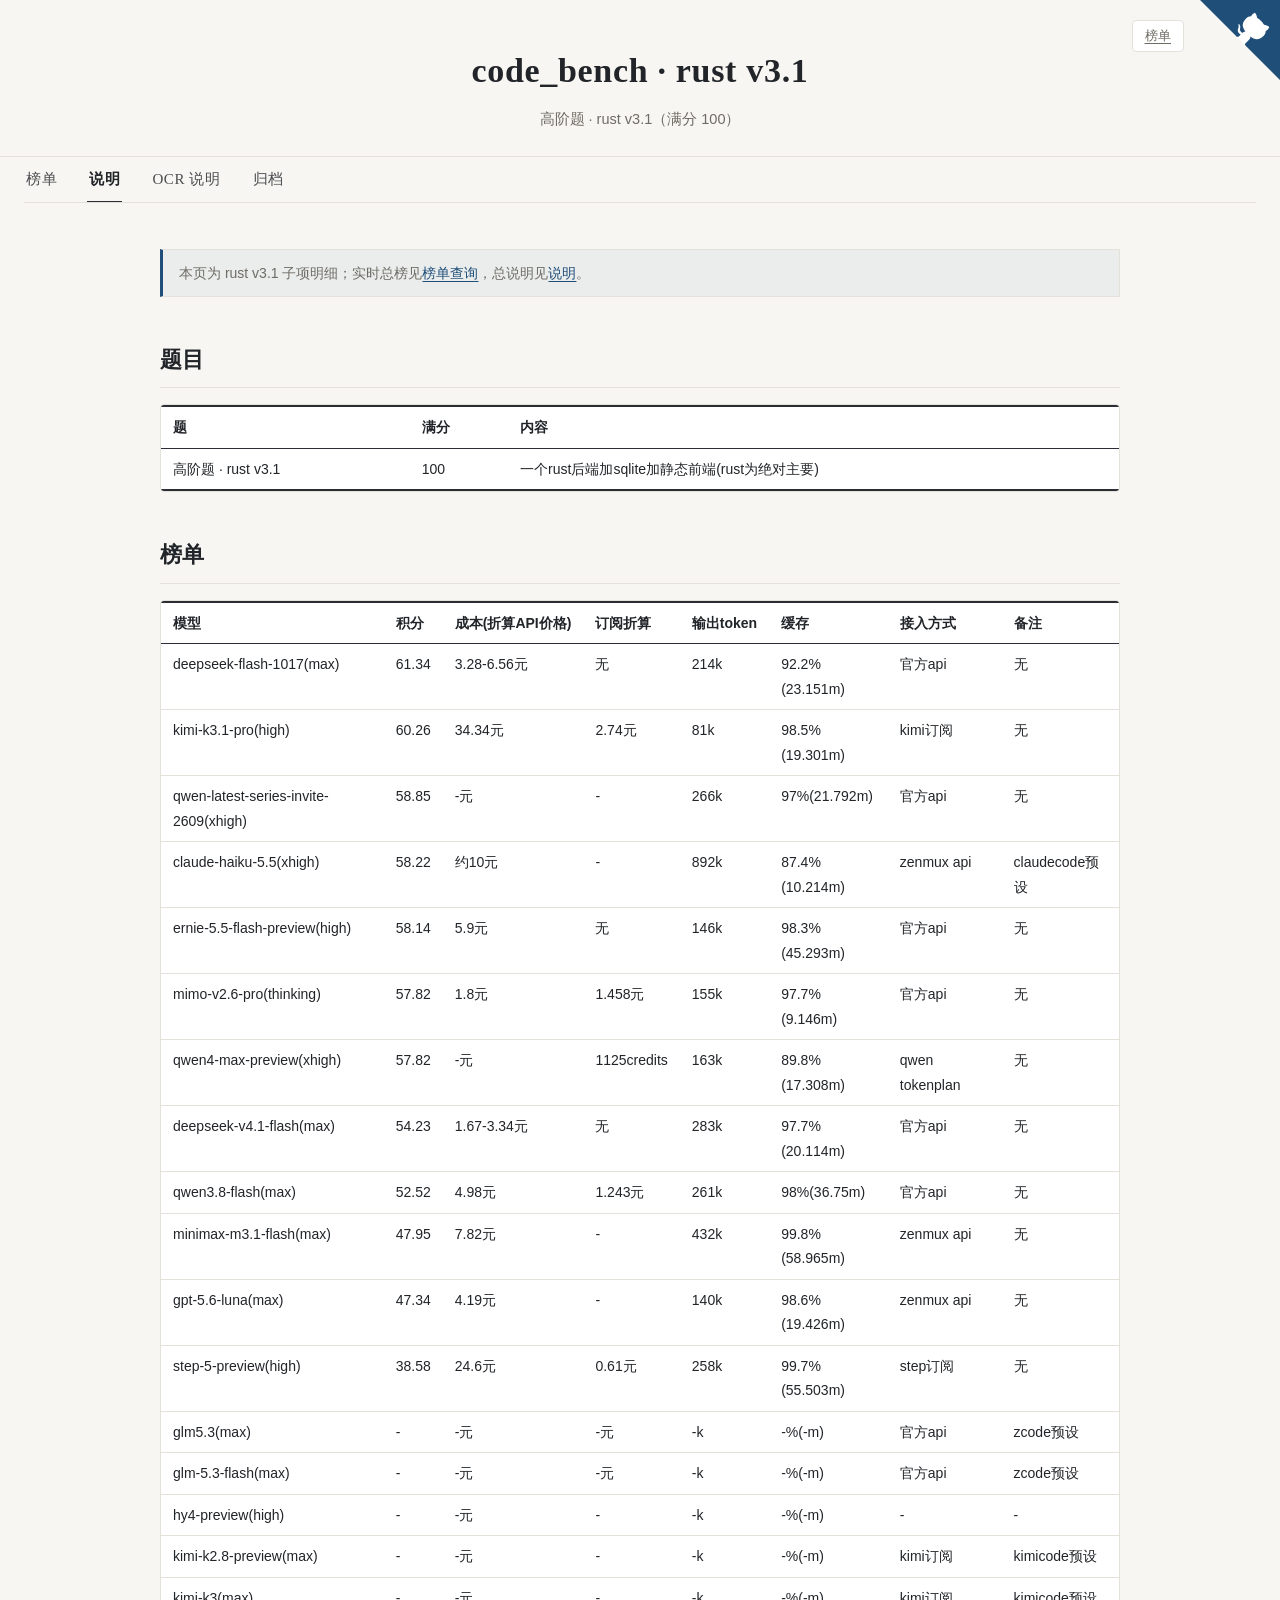
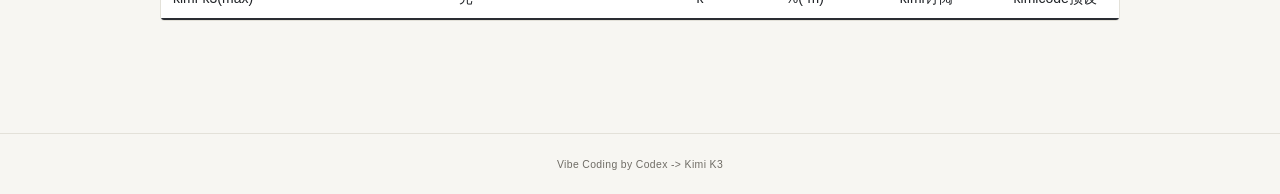
<file: docs/rust-v3-1.html>
<!DOCTYPE html>
<html lang="zh-CN">
  <head>
    <meta charset="utf-8" />
    <meta name="viewport" content="width=device-width, initial-scale=1" />
    <title>code_bench 明细｜rust v3.1</title>
    <meta name="description" content="code_bench rust v3.1 子项题目与榜单。" />
    <meta name="robots" content="index, follow" />
    <link rel="canonical" href="https://snnh.github.io/code_bench/rust-v3-1.html" />
    <meta property="og:type" content="website" />
    <meta property="og:site_name" content="code_bench" />
    <meta property="og:locale" content="zh_CN" />
    <meta property="og:url" content="https://snnh.github.io/code_bench/rust-v3-1.html" />
    <meta property="og:title" content="code_bench 明细｜rust v3.1" />
    <meta property="og:description" content="code_bench rust v3.1 子项题目与榜单。" />
    <link rel="icon" type="image/png" sizes="64x64" href="assets/favicon.png" />
    <link rel="stylesheet" href="assets/styles.css" />
  </head>
  <body>
    <script>
      (function () {
        var key = "llm-dashboard-theme";
        var mode = "system";
        try {
          mode = window.localStorage.getItem(key) || "system";
        } catch (e) {}
        if (mode === "light") document.documentElement.setAttribute("data-theme", "light");
        else if (mode === "dark") document.documentElement.setAttribute("data-theme", "dark");
      })();
    </script>
    <header class="page-header">
      <div class="header-actions">
        <a class="header-action-button" href="./">榜单</a>
      </div>
      <a
        class="github-corner"
        href="https://github.com/snnh/code_bench/"
        target="_blank"
        rel="noopener noreferrer"
        aria-label="View source on GitHub"
      >
        <svg viewBox="0 0 250 250" aria-hidden="true">
          <path class="github-corner-bg" d="M0,0 L115,115 L130,115 L142,142 L250,250 L250,0 Z" />
          <path
            class="octo-arm"
            d="M128.3,109 C113.8,99.7 119,89.6 119,89.6 C122,82.7 120.5,78.6 120.5,78.6 C119.2,72 123.4,76.3 123.4,76.3 C127.3,80.9 125.5,87.3 125.5,87.3 C122.9,97.6 130.6,101.9 134.4,103.2"
          />
          <path
            class="octo-body"
            d="M115,115 C114.9,115.1 118.7,116.5 119.8,115.4 L133.7,101.6 C136.9,99.2 139.9,98.4 142.2,98.6 C133.8,88 127.5,74.4 143.8,58 C148.5,53.4 154,51.2 159.7,51 C160.3,49.4 163.2,43.6 171.4,40.1 C171.4,40.1 176.1,42.5 178.8,56.2 C183.1,58.6 187.2,61.8 190.9,65.4 C194.5,69 197.7,73.2 200.1,77.6 C213.8,80.2 216.3,84.9 216.3,84.9 C212.7,93.1 206.9,96 205.4,96.6 C205.1,102.4 203,107.8 198.3,112.5 C181.9,128.9 168.3,122.5 157.7,114.1 C157.9,116.9 156.7,120.9 152.7,124.9 L141,136.5 C139.8,137.7 141.6,141.9 141.8,141.8 Z"
          />
        </svg>
      </a>
      <h1>code_bench · rust v3.1</h1>
      <p class="subtitle">高阶题 · rust v3.1（满分 100）</p>
    </header>

    <main>
      <nav class="doc-nav" aria-label="页面导航">
        <a href="./">榜单</a><a class="current" aria-current="page" href="bench.html">说明</a><a href="ocr_bench.html">OCR 说明</a><a href="archive.html">归档</a>
      </nav>

      <article class="doc-article">
        <p class="doc-tip">本页为 rust v3.1 子项明细；实时总榜见<a href="./">榜单查询</a>，总说明见<a href="bench.html">说明</a>。</p>

<h2>题目</h2>
        <div class="doc-table-wrap"><table class="doc-table"><thead><tr><th>题</th><th>满分</th><th>内容</th></tr></thead><tbody><tr><td>高阶题 · rust v3.1</td><td>100</td><td>一个rust后端加sqlite加静态前端(rust为绝对主要)</td></tr></tbody></table></div>
        <h2>榜单</h2>
        <div class="doc-table-wrap"><table class="doc-table"><thead><tr><th>模型</th><th>积分</th><th>成本(折算API价格)</th><th>订阅折算</th><th>输出token</th><th>缓存</th><th>接入方式</th><th>备注</th></tr></thead><tbody><tr><td>deepseek-flash-1017(max)</td><td>61.34</td><td>3.28-6.56元</td><td>无</td><td>214k</td><td>92.2%(23.151m)</td><td>官方api</td><td>无</td></tr><tr><td>kimi-k3.1-pro(high)</td><td>60.26</td><td>34.34元</td><td>2.74元</td><td>81k</td><td>98.5%(19.301m)</td><td>kimi订阅</td><td>无</td></tr><tr><td>qwen-latest-series-invite-2609(xhigh)</td><td>58.85</td><td>-元</td><td>-</td><td>266k</td><td>97%(21.792m)</td><td>官方api</td><td>无</td></tr><tr><td>claude-haiku-5.5(xhigh)</td><td>58.22</td><td>约10元</td><td>-</td><td>892k</td><td>87.4%(10.214m)</td><td>zenmux api</td><td>claudecode预设</td></tr><tr><td>ernie-5.5-flash-preview(high)</td><td>58.14</td><td>5.9元</td><td>无</td><td>146k</td><td>98.3%(45.293m)</td><td>官方api</td><td>无</td></tr><tr><td>mimo-v2.6-pro(thinking)</td><td>57.82</td><td>1.8元</td><td>1.458元</td><td>155k</td><td>97.7%(9.146m)</td><td>官方api</td><td>无</td></tr><tr><td>qwen4-max-preview(xhigh)</td><td>57.82</td><td>-元</td><td>1125credits</td><td>163k</td><td>89.8%(17.308m)</td><td>qwen tokenplan</td><td>无</td></tr><tr><td>deepseek-v4.1-flash(max)</td><td>54.23</td><td>1.67-3.34元</td><td>无</td><td>283k</td><td>97.7%(20.114m)</td><td>官方api</td><td>无</td></tr><tr><td>qwen3.8-flash(max)</td><td>52.52</td><td>4.98元</td><td>1.243元</td><td>261k</td><td>98%(36.75m)</td><td>官方api</td><td>无</td></tr><tr><td>minimax-m3.1-flash(max)</td><td>47.95</td><td>7.82元</td><td>-</td><td>432k</td><td>99.8%(58.965m)</td><td>zenmux api</td><td>无</td></tr><tr><td>gpt-5.6-luna(max)</td><td>47.34</td><td>4.19元</td><td>-</td><td>140k</td><td>98.6%(19.426m)</td><td>zenmux api</td><td>无</td></tr><tr><td>step-5-preview(high)</td><td>38.58</td><td>24.6元</td><td>0.61元</td><td>258k</td><td>99.7%(55.503m)</td><td>step订阅</td><td>无</td></tr><tr><td>glm5.3(max)</td><td>-</td><td>-元</td><td>-元</td><td>-k</td><td>-%(-m)</td><td>官方api</td><td>zcode预设</td></tr><tr><td>glm-5.3-flash(max)</td><td>-</td><td>-元</td><td>-元</td><td>-k</td><td>-%(-m)</td><td>官方api</td><td>zcode预设</td></tr><tr><td>hy4-preview(high)</td><td>-</td><td>-元</td><td>-</td><td>-k</td><td>-%(-m)</td><td>-</td><td>-</td></tr><tr><td>kimi-k2.8-preview(max)</td><td>-</td><td>-元</td><td>-</td><td>-k</td><td>-%(-m)</td><td>kimi订阅</td><td>kimicode预设</td></tr><tr><td>kimi-k3(max)</td><td>-</td><td>-元</td><td>-</td><td>-k</td><td>-%(-m)</td><td>kimi订阅</td><td>kimicode预设</td></tr></tbody></table></div>
      </article>
    </main>

    <footer class="page-footer">
      <small>Vibe Coding by Codex -&gt; Kimi K3</small>
    </footer>
  </body>
</html>
</file>
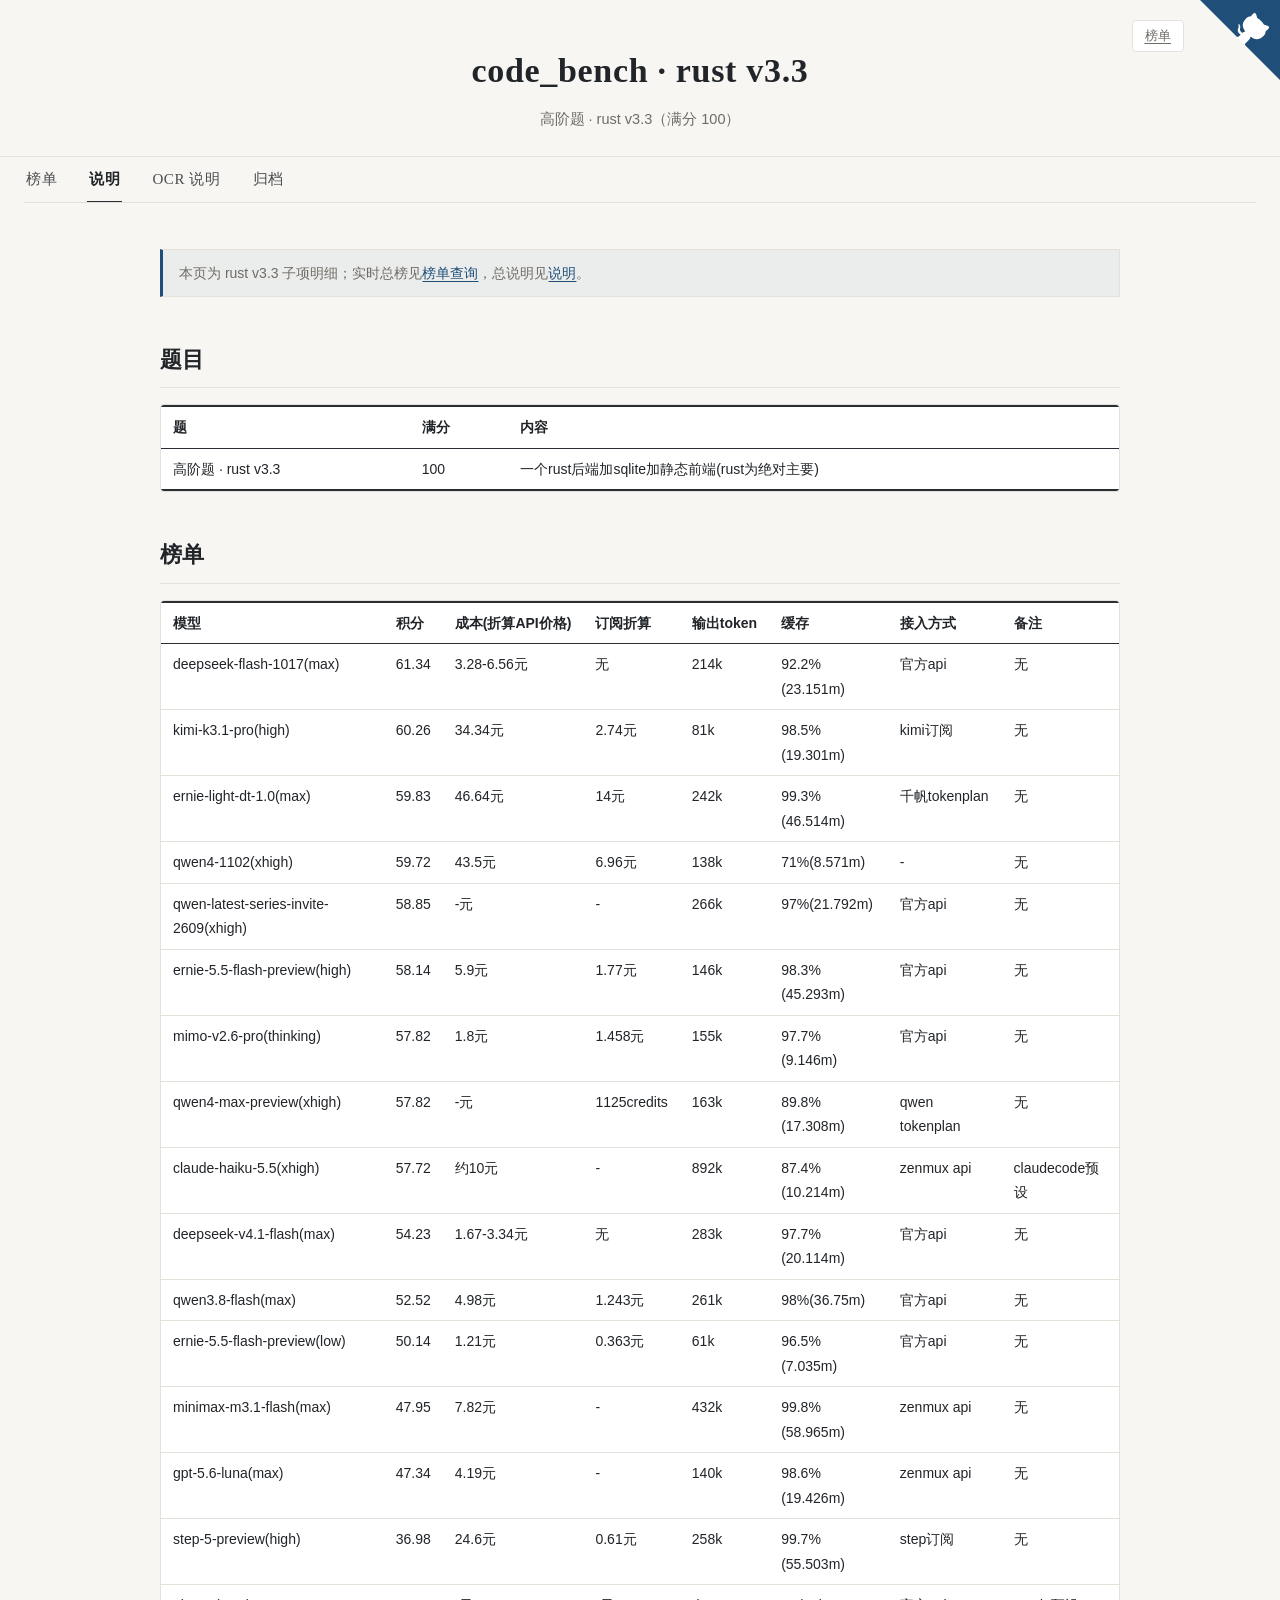
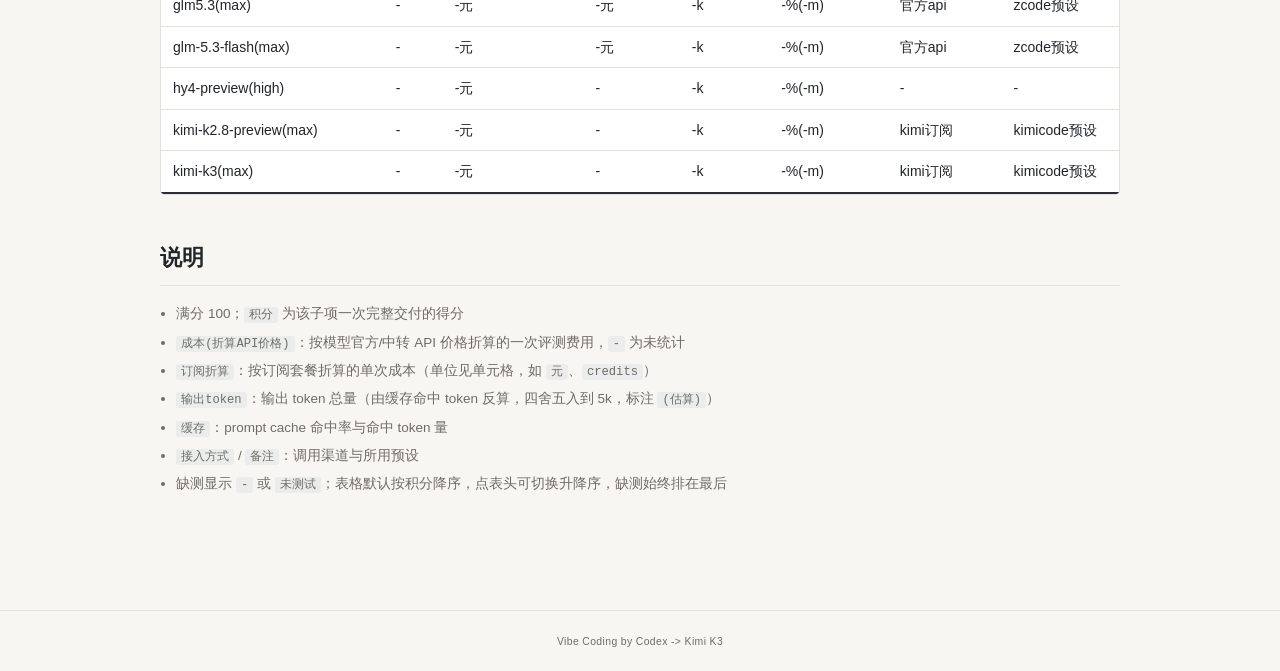
<file: docs/rust-v3-3.html>
<!DOCTYPE html>
<html lang="zh-CN">
  <head>
    <meta charset="utf-8" />
    <meta name="viewport" content="width=device-width, initial-scale=1" />
    <title>code_bench 明细｜rust v3.3</title>
    <meta name="description" content="code_bench rust v3.3 子项题目与榜单。" />
    <meta name="robots" content="index, follow" />
    <link rel="canonical" href="https://snnh.github.io/code_bench/rust-v3-3.html" />
    <meta property="og:type" content="website" />
    <meta property="og:site_name" content="code_bench" />
    <meta property="og:locale" content="zh_CN" />
    <meta property="og:url" content="https://snnh.github.io/code_bench/rust-v3-3.html" />
    <meta property="og:title" content="code_bench 明细｜rust v3.3" />
    <meta property="og:description" content="code_bench rust v3.3 子项题目与榜单。" />
    <link rel="icon" type="image/png" sizes="64x64" href="assets/favicon.png" />
    <link rel="stylesheet" href="assets/styles.css" />
  </head>
  <body>
    <script>
      (function () {
        var key = "llm-dashboard-theme";
        var mode = "system";
        try {
          mode = window.localStorage.getItem(key) || "system";
        } catch (e) {}
        if (mode === "light") document.documentElement.setAttribute("data-theme", "light");
        else if (mode === "dark") document.documentElement.setAttribute("data-theme", "dark");
      })();
    </script>
    <header class="page-header">
      <div class="header-actions">
        <a class="header-action-button" href="./">榜单</a>
      </div>
      <a
        class="github-corner"
        href="https://github.com/snnh/code_bench/"
        target="_blank"
        rel="noopener noreferrer"
        aria-label="View source on GitHub"
      >
        <svg viewBox="0 0 250 250" aria-hidden="true">
          <path class="github-corner-bg" d="M0,0 L115,115 L130,115 L142,142 L250,250 L250,0 Z" />
          <path
            class="octo-arm"
            d="M128.3,109 C113.8,99.7 119,89.6 119,89.6 C122,82.7 120.5,78.6 120.5,78.6 C119.2,72 123.4,76.3 123.4,76.3 C127.3,80.9 125.5,87.3 125.5,87.3 C122.9,97.6 130.6,101.9 134.4,103.2"
          />
          <path
            class="octo-body"
            d="M115,115 C114.9,115.1 118.7,116.5 119.8,115.4 L133.7,101.6 C136.9,99.2 139.9,98.4 142.2,98.6 C133.8,88 127.5,74.4 143.8,58 C148.5,53.4 154,51.2 159.7,51 C160.3,49.4 163.2,43.6 171.4,40.1 C171.4,40.1 176.1,42.5 178.8,56.2 C183.1,58.6 187.2,61.8 190.9,65.4 C194.5,69 197.7,73.2 200.1,77.6 C213.8,80.2 216.3,84.9 216.3,84.9 C212.7,93.1 206.9,96 205.4,96.6 C205.1,102.4 203,107.8 198.3,112.5 C181.9,128.9 168.3,122.5 157.7,114.1 C157.9,116.9 156.7,120.9 152.7,124.9 L141,136.5 C139.8,137.7 141.6,141.9 141.8,141.8 Z"
          />
        </svg>
      </a>
      <h1>code_bench · rust v3.3</h1>
      <p class="subtitle">高阶题 · rust v3.3（满分 100）</p>
    </header>

    <main>
      <nav class="doc-nav" aria-label="页面导航">
        <a href="./">榜单</a><a class="current" aria-current="page" href="bench.html">说明</a><a href="ocr_bench.html">OCR 说明</a><a href="archive.html">归档</a>
      </nav>

      <article class="doc-article">
        <p class="doc-tip">本页为 rust v3.3 子项明细；实时总榜见<a href="./">榜单查询</a>，总说明见<a href="bench.html">说明</a>。</p>

<h2>题目</h2>
        <div class="doc-table-wrap"><table class="doc-table"><thead><tr><th>题</th><th>满分</th><th>内容</th></tr></thead><tbody><tr><td>高阶题 · rust v3.3</td><td>100</td><td>一个rust后端加sqlite加静态前端(rust为绝对主要)</td></tr></tbody></table></div>
        <h2>榜单</h2>
        <div class="doc-table-wrap"><table class="doc-table"><thead><tr><th>模型</th><th>积分</th><th>成本(折算API价格)</th><th>订阅折算</th><th>输出token</th><th>缓存</th><th>接入方式</th><th>备注</th></tr></thead><tbody><tr><td>deepseek-flash-1017(max)</td><td>61.34</td><td>3.28-6.56元</td><td>无</td><td>214k</td><td>92.2%(23.151m)</td><td>官方api</td><td>无</td></tr><tr><td>kimi-k3.1-pro(high)</td><td>60.26</td><td>34.34元</td><td>2.74元</td><td>81k</td><td>98.5%(19.301m)</td><td>kimi订阅</td><td>无</td></tr><tr><td>ernie-light-dt-1.0(max)</td><td>59.83</td><td>46.64元</td><td>14元</td><td>242k</td><td>99.3%(46.514m)</td><td>千帆tokenplan</td><td>无</td></tr><tr><td>qwen4-1102(xhigh)</td><td>59.72</td><td>43.5元</td><td>6.96元</td><td>138k</td><td>71%(8.571m)</td><td>-</td><td>无</td></tr><tr><td>qwen-latest-series-invite-2609(xhigh)</td><td>58.85</td><td>-元</td><td>-</td><td>266k</td><td>97%(21.792m)</td><td>官方api</td><td>无</td></tr><tr><td>ernie-5.5-flash-preview(high)</td><td>58.14</td><td>5.9元</td><td>1.77元</td><td>146k</td><td>98.3%(45.293m)</td><td>官方api</td><td>无</td></tr><tr><td>mimo-v2.6-pro(thinking)</td><td>57.82</td><td>1.8元</td><td>1.458元</td><td>155k</td><td>97.7%(9.146m)</td><td>官方api</td><td>无</td></tr><tr><td>qwen4-max-preview(xhigh)</td><td>57.82</td><td>-元</td><td>1125credits</td><td>163k</td><td>89.8%(17.308m)</td><td>qwen tokenplan</td><td>无</td></tr><tr><td>claude-haiku-5.5(xhigh)</td><td>57.72</td><td>约10元</td><td>-</td><td>892k</td><td>87.4%(10.214m)</td><td>zenmux api</td><td>claudecode预设</td></tr><tr><td>deepseek-v4.1-flash(max)</td><td>54.23</td><td>1.67-3.34元</td><td>无</td><td>283k</td><td>97.7%(20.114m)</td><td>官方api</td><td>无</td></tr><tr><td>qwen3.8-flash(max)</td><td>52.52</td><td>4.98元</td><td>1.243元</td><td>261k</td><td>98%(36.75m)</td><td>官方api</td><td>无</td></tr><tr><td>ernie-5.5-flash-preview(low)</td><td>50.14</td><td>1.21元</td><td>0.363元</td><td>61k</td><td>96.5%(7.035m)</td><td>官方api</td><td>无</td></tr><tr><td>minimax-m3.1-flash(max)</td><td>47.95</td><td>7.82元</td><td>-</td><td>432k</td><td>99.8%(58.965m)</td><td>zenmux api</td><td>无</td></tr><tr><td>gpt-5.6-luna(max)</td><td>47.34</td><td>4.19元</td><td>-</td><td>140k</td><td>98.6%(19.426m)</td><td>zenmux api</td><td>无</td></tr><tr><td>step-5-preview(high)</td><td>36.98</td><td>24.6元</td><td>0.61元</td><td>258k</td><td>99.7%(55.503m)</td><td>step订阅</td><td>无</td></tr><tr><td>glm5.3(max)</td><td>-</td><td>-元</td><td>-元</td><td>-k</td><td>-%(-m)</td><td>官方api</td><td>zcode预设</td></tr><tr><td>glm-5.3-flash(max)</td><td>-</td><td>-元</td><td>-元</td><td>-k</td><td>-%(-m)</td><td>官方api</td><td>zcode预设</td></tr><tr><td>hy4-preview(high)</td><td>-</td><td>-元</td><td>-</td><td>-k</td><td>-%(-m)</td><td>-</td><td>-</td></tr><tr><td>kimi-k2.8-preview(max)</td><td>-</td><td>-元</td><td>-</td><td>-k</td><td>-%(-m)</td><td>kimi订阅</td><td>kimicode预设</td></tr><tr><td>kimi-k3(max)</td><td>-</td><td>-元</td><td>-</td><td>-k</td><td>-%(-m)</td><td>kimi订阅</td><td>kimicode预设</td></tr></tbody></table></div>
        <h2>说明</h2>
        <ul class="doc-note"><li>满分 100；<code>积分</code> 为该子项一次完整交付的得分</li><li><code>成本(折算API价格)</code>：按模型官方/中转 API 价格折算的一次评测费用，<code>-</code> 为未统计</li><li><code>订阅折算</code>：按订阅套餐折算的单次成本（单位见单元格，如 <code>元</code>、<code>credits</code>）</li><li><code>输出token</code>：输出 token 总量（由缓存命中 token 反算，四舍五入到 5k，标注 <code>(估算)</code>）</li><li><code>缓存</code>：prompt cache 命中率与命中 token 量</li><li><code>接入方式</code> / <code>备注</code>：调用渠道与所用预设</li><li>缺测显示 <code>-</code> 或 <code>未测试</code>；表格默认按积分降序，点表头可切换升降序，缺测始终排在最后</li></ul>
      </article>
    </main>

    <footer class="page-footer">
      <small>Vibe Coding by Codex -&gt; Kimi K3</small>
    </footer>
  </body>
</html>
</file>
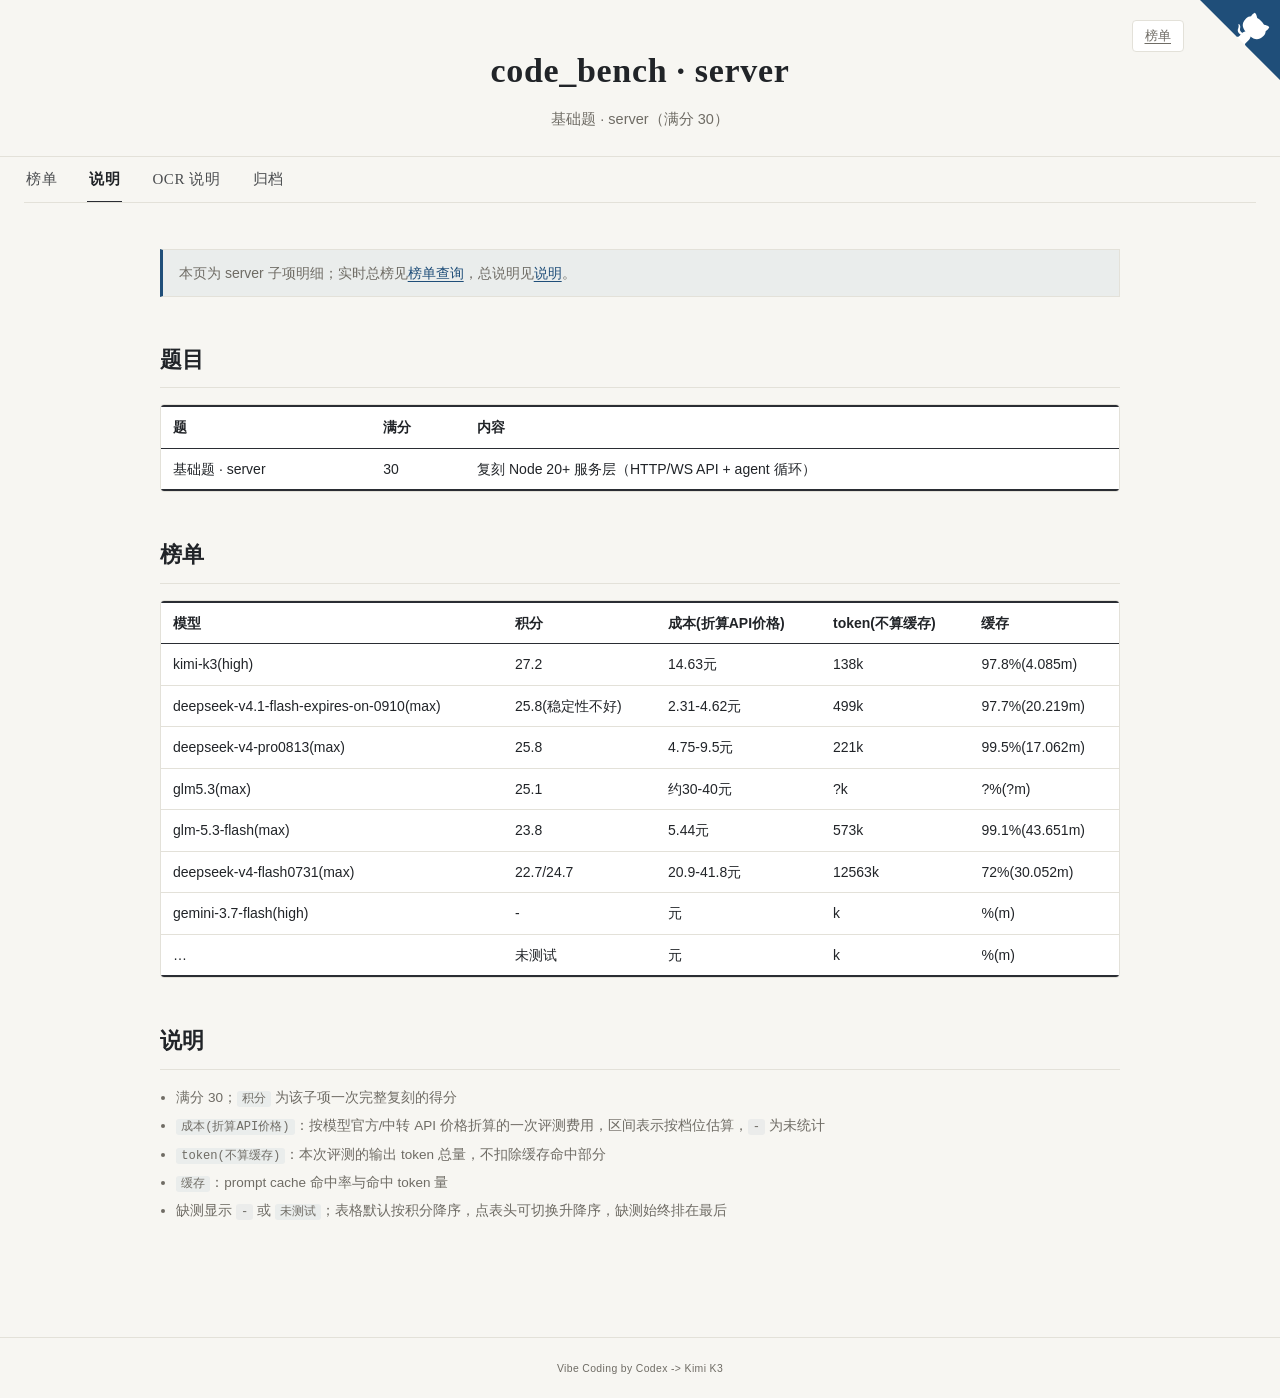
<file: docs/server.html>
<!DOCTYPE html>
<html lang="zh-CN">
  <head>
    <meta charset="utf-8" />
    <meta name="viewport" content="width=device-width, initial-scale=1" />
    <title>code_bench 明细｜server</title>
    <meta name="description" content="code_bench server 子项题目与榜单。" />
    <meta name="robots" content="index, follow" />
    <link rel="canonical" href="https://snnh.github.io/code_bench/server.html" />
    <meta property="og:type" content="website" />
    <meta property="og:site_name" content="code_bench" />
    <meta property="og:locale" content="zh_CN" />
    <meta property="og:url" content="https://snnh.github.io/code_bench/server.html" />
    <meta property="og:title" content="code_bench 明细｜server" />
    <meta property="og:description" content="code_bench server 子项题目与榜单。" />
    <link rel="icon" type="image/png" sizes="64x64" href="assets/favicon.png" />
    <link rel="stylesheet" href="assets/styles.css" />
  </head>
  <body>
    <script>
      (function () {
        var key = "llm-dashboard-theme";
        var mode = "system";
        try {
          mode = window.localStorage.getItem(key) || "system";
        } catch (e) {}
        if (mode === "light") document.documentElement.setAttribute("data-theme", "light");
        else if (mode === "dark") document.documentElement.setAttribute("data-theme", "dark");
      })();
    </script>
    <header class="page-header">
      <div class="header-actions">
        <a class="header-action-button" href="./">榜单</a>
      </div>
      <a
        class="github-corner"
        href="https://github.com/snnh/code_bench/"
        target="_blank"
        rel="noopener noreferrer"
        aria-label="View source on GitHub"
      >
        <svg viewBox="0 0 250 250" aria-hidden="true">
          <path class="github-corner-bg" d="M0,0 L115,115 L130,115 L142,142 L250,250 L250,0 Z" />
          <path
            class="octo-arm"
            d="M128.3,109 C113.8,99.7 119,89.6 119,89.6 C122,82.7 120.5,78.6 120.5,78.6 C119.2,72 123.4,76.3 123.4,76.3 C127.3,80.9 125.5,87.3 125.5,87.3 C122.9,97.6 130.6,101.9 134.4,103.2"
          />
          <path
            class="octo-body"
            d="M115,115 C114.9,115.1 118.7,116.5 119.8,115.4 L133.7,101.6 C136.9,99.2 139.9,98.4 142.2,98.6 C133.8,88 127.5,74.4 143.8,58 C148.5,53.4 154,51.2 159.7,51 C160.3,49.4 163.2,43.6 171.4,40.1 C171.4,40.1 176.1,42.5 178.8,56.2 C183.1,58.6 187.2,61.8 190.9,65.4 C194.5,69 197.7,73.2 200.1,77.6 C213.8,80.2 216.3,84.9 216.3,84.9 C212.7,93.1 206.9,96 205.4,96.6 C205.1,102.4 203,107.8 198.3,112.5 C181.9,128.9 168.3,122.5 157.7,114.1 C157.9,116.9 156.7,120.9 152.7,124.9 L141,136.5 C139.8,137.7 141.6,141.9 141.8,141.8 Z"
          />
        </svg>
      </a>
      <h1>code_bench · server</h1>
      <p class="subtitle">基础题 · server（满分 30）</p>
    </header>

    <main>
      <nav class="doc-nav" aria-label="页面导航">
        <a href="./">榜单</a><a class="current" aria-current="page" href="bench.html">说明</a><a href="ocr_bench.html">OCR 说明</a><a href="archive.html">归档</a>
      </nav>

      <article class="doc-article">
        <p class="doc-tip">本页为 server 子项明细；实时总榜见<a href="./">榜单查询</a>，总说明见<a href="bench.html">说明</a>。</p>

<h2>题目</h2>
        <div class="doc-table-wrap"><table class="doc-table"><thead><tr><th>题</th><th>满分</th><th>内容</th></tr></thead><tbody><tr><td>基础题 · server</td><td>30</td><td>复刻 Node 20+ 服务层（HTTP/WS API + agent 循环）</td></tr></tbody></table></div>
        <h2>榜单</h2>
        <div class="doc-table-wrap"><table class="doc-table"><thead><tr><th>模型</th><th>积分</th><th>成本(折算API价格)</th><th>token(不算缓存)</th><th>缓存</th></tr></thead><tbody><tr><td>kimi-k3(high)</td><td>27.2</td><td>14.63元</td><td>138k</td><td>97.8%(4.085m)</td></tr><tr><td>deepseek-v4.1-flash-expires-on-0910(max)</td><td>25.8(稳定性不好)</td><td>2.31-4.62元</td><td>499k</td><td>97.7%(20.219m)</td></tr><tr><td>deepseek-v4-pro0813(max)</td><td>25.8</td><td>4.75-9.5元</td><td>221k</td><td>99.5%(17.062m)</td></tr><tr><td>glm5.3(max)</td><td>25.1</td><td>约30-40元</td><td>?k</td><td>?%(?m)</td></tr><tr><td>glm-5.3-flash(max)</td><td>23.8</td><td>5.44元</td><td>573k</td><td>99.1%(43.651m)</td></tr><tr><td>deepseek-v4-flash0731(max)</td><td>22.7/24.7</td><td>20.9-41.8元</td><td>12563k</td><td>72%(30.052m)</td></tr><tr><td>gemini-3.7-flash(high)</td><td>-</td><td>元</td><td>k</td><td>%(m)</td></tr><tr><td>…</td><td>未测试</td><td>元</td><td>k</td><td>%(m)</td></tr></tbody></table></div>
        <h2>说明</h2>
        <ul class="doc-note"><li>满分 30；<code>积分</code> 为该子项一次完整复刻的得分</li><li><code>成本(折算API价格)</code>：按模型官方/中转 API 价格折算的一次评测费用，区间表示按档位估算，<code>-</code> 为未统计</li><li><code>token(不算缓存)</code>：本次评测的输出 token 总量，不扣除缓存命中部分</li><li><code>缓存</code>：prompt cache 命中率与命中 token 量</li><li>缺测显示 <code>-</code> 或 <code>未测试</code>；表格默认按积分降序，点表头可切换升降序，缺测始终排在最后</li></ul>
      </article>
    </main>

    <footer class="page-footer">
      <small>Vibe Coding by Codex -&gt; Kimi K3</small>
    </footer>
  </body>
</html>
</file>
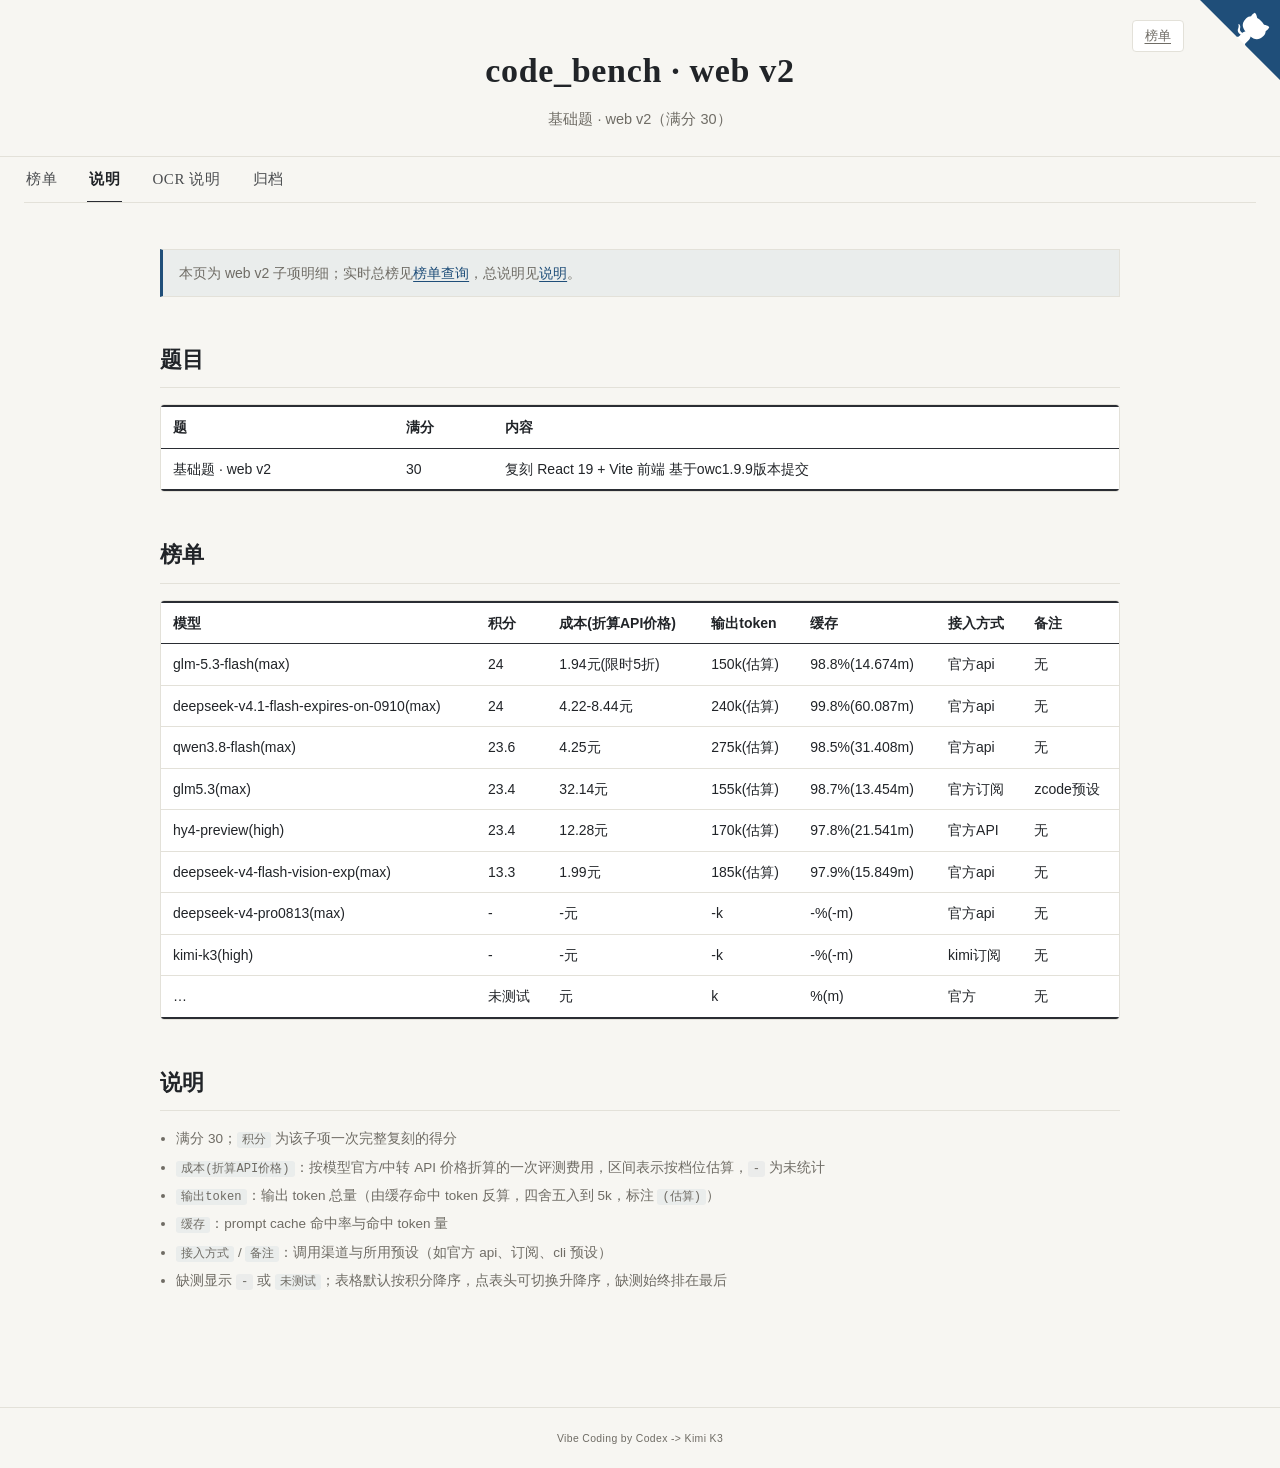
<file: docs/web-v2.html>
<!DOCTYPE html>
<html lang="zh-CN">
  <head>
    <meta charset="utf-8" />
    <meta name="viewport" content="width=device-width, initial-scale=1" />
    <title>code_bench 明细｜web v2</title>
    <meta name="description" content="code_bench web v2 子项题目与榜单。" />
    <meta name="robots" content="index, follow" />
    <link rel="canonical" href="https://snnh.github.io/code_bench/web-v2.html" />
    <meta property="og:type" content="website" />
    <meta property="og:site_name" content="code_bench" />
    <meta property="og:locale" content="zh_CN" />
    <meta property="og:url" content="https://snnh.github.io/code_bench/web-v2.html" />
    <meta property="og:title" content="code_bench 明细｜web v2" />
    <meta property="og:description" content="code_bench web v2 子项题目与榜单。" />
    <link rel="icon" type="image/png" sizes="64x64" href="assets/favicon.png" />
    <link rel="stylesheet" href="assets/styles.css" />
  </head>
  <body>
    <script>
      (function () {
        var key = "llm-dashboard-theme";
        var mode = "system";
        try {
          mode = window.localStorage.getItem(key) || "system";
        } catch (e) {}
        if (mode === "light") document.documentElement.setAttribute("data-theme", "light");
        else if (mode === "dark") document.documentElement.setAttribute("data-theme", "dark");
      })();
    </script>
    <header class="page-header">
      <div class="header-actions">
        <a class="header-action-button" href="./">榜单</a>
      </div>
      <a
        class="github-corner"
        href="https://github.com/snnh/code_bench/"
        target="_blank"
        rel="noopener noreferrer"
        aria-label="View source on GitHub"
      >
        <svg viewBox="0 0 250 250" aria-hidden="true">
          <path class="github-corner-bg" d="M0,0 L115,115 L130,115 L142,142 L250,250 L250,0 Z" />
          <path
            class="octo-arm"
            d="M128.3,109 C113.8,99.7 119,89.6 119,89.6 C122,82.7 120.5,78.6 120.5,78.6 C119.2,72 123.4,76.3 123.4,76.3 C127.3,80.9 125.5,87.3 125.5,87.3 C122.9,97.6 130.6,101.9 134.4,103.2"
          />
          <path
            class="octo-body"
            d="M115,115 C114.9,115.1 118.7,116.5 119.8,115.4 L133.7,101.6 C136.9,99.2 139.9,98.4 142.2,98.6 C133.8,88 127.5,74.4 143.8,58 C148.5,53.4 154,51.2 159.7,51 C160.3,49.4 163.2,43.6 171.4,40.1 C171.4,40.1 176.1,42.5 178.8,56.2 C183.1,58.6 187.2,61.8 190.9,65.4 C194.5,69 197.7,73.2 200.1,77.6 C213.8,80.2 216.3,84.9 216.3,84.9 C212.7,93.1 206.9,96 205.4,96.6 C205.1,102.4 203,107.8 198.3,112.5 C181.9,128.9 168.3,122.5 157.7,114.1 C157.9,116.9 156.7,120.9 152.7,124.9 L141,136.5 C139.8,137.7 141.6,141.9 141.8,141.8 Z"
          />
        </svg>
      </a>
      <h1>code_bench · web v2</h1>
      <p class="subtitle">基础题 · web v2（满分 30）</p>
    </header>

    <main>
      <nav class="doc-nav" aria-label="页面导航">
        <a href="./">榜单</a><a class="current" aria-current="page" href="bench.html">说明</a><a href="ocr_bench.html">OCR 说明</a><a href="archive.html">归档</a>
      </nav>

      <article class="doc-article">
        <p class="doc-tip">本页为 web v2 子项明细；实时总榜见<a href="./">榜单查询</a>，总说明见<a href="bench.html">说明</a>。</p>

<h2>题目</h2>
        <div class="doc-table-wrap"><table class="doc-table"><thead><tr><th>题</th><th>满分</th><th>内容</th></tr></thead><tbody><tr><td>基础题 · web v2</td><td>30</td><td>复刻 React 19 + Vite 前端  基于owc1.9.9版本提交</td></tr></tbody></table></div>
        <h2>榜单</h2>
        <div class="doc-table-wrap"><table class="doc-table"><thead><tr><th>模型</th><th>积分</th><th>成本(折算API价格)</th><th>输出token</th><th>缓存</th><th>接入方式</th><th>备注</th></tr></thead><tbody><tr><td>glm-5.3-flash(max)</td><td>24</td><td>1.94元(限时5折)</td><td>150k(估算)</td><td>98.8%(14.674m)</td><td>官方api</td><td>无</td></tr><tr><td>deepseek-v4.1-flash-expires-on-0910(max)</td><td>24</td><td>4.22-8.44元</td><td>240k(估算)</td><td>99.8%(60.087m)</td><td>官方api</td><td>无</td></tr><tr><td>qwen3.8-flash(max)</td><td>23.6</td><td>4.25元</td><td>275k(估算)</td><td>98.5%(31.408m)</td><td>官方api</td><td>无</td></tr><tr><td>glm5.3(max)</td><td>23.4</td><td>32.14元</td><td>155k(估算)</td><td>98.7%(13.454m)</td><td>官方订阅</td><td>zcode预设</td></tr><tr><td>hy4-preview(high)</td><td>23.4</td><td>12.28元</td><td>170k(估算)</td><td>97.8%(21.541m)</td><td>官方API</td><td>无</td></tr><tr><td>deepseek-v4-flash-vision-exp(max)</td><td>13.3</td><td>1.99元</td><td>185k(估算)</td><td>97.9%(15.849m)</td><td>官方api</td><td>无</td></tr><tr><td>deepseek-v4-pro0813(max)</td><td>-</td><td>-元</td><td>-k</td><td>-%(-m)</td><td>官方api</td><td>无</td></tr><tr><td>kimi-k3(high)</td><td>-</td><td>-元</td><td>-k</td><td>-%(-m)</td><td>kimi订阅</td><td>无</td></tr><tr><td>…</td><td>未测试</td><td>元</td><td>k</td><td>%(m)</td><td>官方</td><td>无</td></tr></tbody></table></div>
        <h2>说明</h2>
        <ul class="doc-note"><li>满分 30；<code>积分</code> 为该子项一次完整复刻的得分</li><li><code>成本(折算API价格)</code>：按模型官方/中转 API 价格折算的一次评测费用，区间表示按档位估算，<code>-</code> 为未统计</li><li><code>输出token</code>：输出 token 总量（由缓存命中 token 反算，四舍五入到 5k，标注 <code>(估算)</code>）</li><li><code>缓存</code>：prompt cache 命中率与命中 token 量</li><li><code>接入方式</code> / <code>备注</code>：调用渠道与所用预设（如官方 api、订阅、cli 预设）</li><li>缺测显示 <code>-</code> 或 <code>未测试</code>；表格默认按积分降序，点表头可切换升降序，缺测始终排在最后</li></ul>
      </article>
    </main>

    <footer class="page-footer">
      <small>Vibe Coding by Codex -&gt; Kimi K3</small>
    </footer>
  </body>
</html>
</file>
<file: docs/assets/styles.css>
/* ---------------------------------------------------------------------------
 * LLM Benchmark Dashboard — Academic theme
 * 纸感底色、衬线标题、细线边框、booktabs 式表格。
 * 注意：本文件中的类名与 CSS 变量是 app.js 的接口，改名需同步修改 JS。
 * ------------------------------------------------------------------------- */

:root {
  color-scheme: light;
  --font-family-base: "Inter", "PingFang SC", "Hiragino Sans GB", "Source Han Sans SC", "Microsoft YaHei", "Helvetica Neue", Arial, sans-serif;
  --font-family-serif: "Noto Serif SC", "Source Han Serif SC", "Songti SC", STSong, SimSun, Georgia, "Times New Roman", serif;
  --font-family-mono: "SF Mono", "JetBrains Mono", Menlo, Consolas, "Liberation Mono", monospace;

  --color-bg: #f7f6f2;
  --color-panel: #ffffff;
  --color-border: #e3e1d9;
  --color-rule: #2a2d33;
  --color-accent: #1f4e79;
  --color-accent-hover: #163a5c;
  --color-accent-soft: rgba(31, 78, 121, 0.055);
  --color-text: #212428;
  --color-muted: #6f6c65;
  --color-disabled-bg: #efede7;
  --color-table-head: #ffffff;
  --color-row-even: #ffffff;
  --color-row-hover: rgba(31, 78, 121, 0.1);
  --color-row-hover-solid: #e8edf4;
  --color-badge-bg: transparent;
  --color-button-focus: rgba(31, 78, 121, 0.16);
  --color-control-focus: rgba(31, 78, 121, 0.14);
  --color-chart-think-bg: rgba(158, 59, 50, 0.62);
  --color-chart-think-border: rgba(158, 59, 50, 1);
  --color-chart-default-bg: rgba(31, 78, 121, 0.58);
  --color-chart-default-border: rgba(31, 78, 121, 1);
  --color-chart-quadrant-sweet: rgba(58, 107, 79, 0.055);
  --color-chart-quadrant-second: rgba(34, 197, 94, 0.14);
  --color-chart-median-line: rgba(111, 108, 101, 0.75);
  --color-chart-quadrant-label: rgba(111, 108, 101, 0.9);

  --mobile-card-code-bg: var(--color-panel);
  --mobile-card-logic-bg: var(--color-panel);
  --mobile-card-vision-bg: var(--color-panel);
  --color-card-metric-bg: #f7f5f0;
  --color-card-metric-primary-bg: #f2efe7;
  --color-card-metric-primary-border: #d8d4c6;
  --color-card-row-bg: #f8f7f3;
  --color-card-row-hero-bg: #f2efe7;
  --color-card-row-hero-border: #d5d0c2;
  --color-card-row-secondary-bg: #f8f7f3;
  --color-card-row-secondary-border: #e0ddd2;
  --color-card-row-secondary-label: #8a877d;
  --color-card-row-secondary-value: #3d4148;
  --color-card-row-placeholder-border: #d8d5ca;
  --color-card-row-placeholder-bg: rgba(111, 108, 101, 0.06);

  --color-family-dot: #d97c2b;

  --shadow-soft: 0 1px 2px rgba(28, 25, 18, 0.04);
  --radius: 4px;
}

:root[data-theme="dark"] {
  color-scheme: dark;
  --color-bg: #171613;
  --color-panel: #201f1b;
  --color-border: #3a382f;
  --color-rule: #d8d5ca;
  --color-accent: #93b8dc;
  --color-accent-hover: #b4cee8;
  --color-accent-soft: rgba(147, 184, 220, 0.08);
  --color-text: #e7e5de;
  --color-muted: #a09c90;
  --color-disabled-bg: #2a2924;
  --color-table-head: #201f1b;
  --color-row-even: #201f1b;
  --color-row-hover: rgba(147, 184, 220, 0.14);
  --color-row-hover-solid: #333a42;
  --color-badge-bg: transparent;
  --color-button-focus: rgba(147, 184, 220, 0.22);
  --color-control-focus: rgba(147, 184, 220, 0.18);
  --color-chart-think-bg: rgba(216, 120, 105, 0.72);
  --color-chart-think-border: rgba(216, 120, 105, 1);
  --color-chart-default-bg: rgba(147, 184, 220, 0.66);
  --color-chart-default-border: rgba(147, 184, 220, 1);
  --color-chart-quadrant-sweet: rgba(143, 191, 159, 0.07);
  --color-chart-quadrant-second: rgba(74, 222, 128, 0.12);
  --color-chart-median-line: rgba(160, 156, 144, 0.8);
  --color-chart-quadrant-label: rgba(160, 156, 144, 0.95);

  --mobile-card-code-bg: var(--color-panel);
  --mobile-card-logic-bg: var(--color-panel);
  --mobile-card-vision-bg: var(--color-panel);
  --color-card-metric-bg: #26251f;
  --color-card-metric-primary-bg: #2b2921;
  --color-card-metric-primary-border: #4a473c;
  --color-card-row-bg: #26251f;
  --color-card-row-hero-bg: #2b2921;
  --color-card-row-hero-border: #4a473c;
  --color-card-row-secondary-bg: #26251f;
  --color-card-row-secondary-border: #403e35;
  --color-card-row-secondary-label: #8f8b7f;
  --color-card-row-secondary-value: #d3d0c5;
  --color-card-row-placeholder-border: #403e35;
  --color-card-row-placeholder-bg: rgba(160, 156, 144, 0.08);

  --color-family-dot: #e89a52;

  --shadow-soft: 0 1px 2px rgba(0, 0, 0, 0.3);
}

:root[data-theme="light"] {
  color-scheme: light;
}

@media (prefers-color-scheme: dark) {
  :root:not([data-theme]) {
    color-scheme: dark;
    --color-bg: #171613;
    --color-panel: #201f1b;
    --color-border: #3a382f;
    --color-rule: #d8d5ca;
    --color-accent: #93b8dc;
    --color-accent-hover: #b4cee8;
    --color-accent-soft: rgba(147, 184, 220, 0.08);
    --color-text: #e7e5de;
    --color-muted: #a09c90;
    --color-disabled-bg: #2a2924;
    --color-table-head: #201f1b;
    --color-row-even: #201f1b;
    --color-row-hover: rgba(147, 184, 220, 0.14);
    --color-row-hover-solid: #333a42;
    --color-badge-bg: transparent;
    --color-button-focus: rgba(147, 184, 220, 0.22);
    --color-control-focus: rgba(147, 184, 220, 0.18);
    --color-chart-think-bg: rgba(216, 120, 105, 0.72);
    --color-chart-think-border: rgba(216, 120, 105, 1);
    --color-chart-default-bg: rgba(147, 184, 220, 0.66);
    --color-chart-default-border: rgba(147, 184, 220, 1);
    --color-chart-quadrant-sweet: rgba(143, 191, 159, 0.07);
    --color-chart-quadrant-second: rgba(74, 222, 128, 0.12);
    --color-chart-median-line: rgba(160, 156, 144, 0.8);
    --color-chart-quadrant-label: rgba(160, 156, 144, 0.95);
    --mobile-card-code-bg: var(--color-panel);
    --mobile-card-logic-bg: var(--color-panel);
    --mobile-card-vision-bg: var(--color-panel);
    --color-card-metric-bg: #26251f;
    --color-card-metric-primary-bg: #2b2921;
    --color-card-metric-primary-border: #4a473c;
    --color-card-row-bg: #26251f;
    --color-card-row-hero-bg: #2b2921;
    --color-card-row-hero-border: #4a473c;
    --color-card-row-secondary-bg: #26251f;
    --color-card-row-secondary-border: #403e35;
    --color-card-row-secondary-label: #8f8b7f;
    --color-card-row-secondary-value: #d3d0c5;
    --color-card-row-placeholder-border: #403e35;
    --color-card-row-placeholder-bg: rgba(160, 156, 144, 0.08);
    --color-family-dot: #e89a52;
    --shadow-soft: 0 1px 2px rgba(0, 0, 0, 0.3);
  }
}

*,
*::before,
*::after {
  box-sizing: border-box;
}

html,
body {
  margin: 0;
  padding: 0;
  font-family: var(--font-family-base);
  background-color: var(--color-bg);
  color: var(--color-text);
  min-height: 100%;
}

body {
  line-height: 1.6;
  -webkit-font-smoothing: antialiased;
  text-rendering: optimizeLegibility;
}

::selection {
  background: rgba(31, 78, 121, 0.16);
}

:root[data-theme="dark"] ::selection {
  background: rgba(147, 184, 220, 0.3);
}

a {
  color: var(--color-accent);
  text-underline-offset: 3px;
}

a:hover {
  color: var(--color-accent-hover);
}

/* ---------------- 页眉（刊头） ---------------- */

.page-header {
  padding: 44px 24px 24px;
  text-align: center;
  position: relative;
  border-bottom: 1px solid var(--color-border);
}

.page-header h1 {
  margin: 0;
  font-family: var(--font-family-serif);
  font-size: clamp(26px, 3vw, 34px);
  font-weight: 600;
  letter-spacing: 0.02em;
}

.subtitle {
  margin: 10px auto 0;
  max-width: 640px;
  color: var(--color-muted);
  font-size: 14.5px;
}

.header-actions {
  position: absolute;
  top: 20px;
  right: 96px;
  display: flex;
  gap: 8px;
}

.header-action-button {
  display: inline-flex;
  align-items: center;
  justify-content: center;
  padding: 5px 12px;
  border: 1px solid var(--color-border);
  border-radius: var(--radius);
  background-color: var(--color-panel);
  color: var(--color-muted);
  font-size: 12.5px;
  font-weight: 500;
  letter-spacing: 0.02em;
  cursor: pointer;
  transition: border-color 0.15s ease, color 0.15s ease, background-color 0.15s ease;
}

.header-action-button:hover {
  border-color: var(--color-accent);
  color: var(--color-accent);
}

.header-action-button:focus {
  outline: none;
  border-color: var(--color-accent);
  box-shadow: 0 0 0 3px var(--color-button-focus);
}

.github-corner {
  position: absolute;
  z-index: 2;
  top: 0;
  right: 0;
  width: 80px;
  height: 80px;
  color: var(--color-panel);
  line-height: 0;
}

.github-corner svg {
  width: 100%;
  height: 100%;
}

.github-corner-bg {
  fill: var(--color-accent);
  transition: fill 0.15s ease;
}

.octo-arm,
.octo-body {
  fill: currentColor;
}

.octo-arm {
  transform-origin: 130px 106px;
}

.github-corner:hover .github-corner-bg {
  fill: var(--color-accent-hover);
}

.github-corner:hover {
  color: var(--color-panel);
}

.github-corner:hover .octo-arm {
  animation: octocat-wave 560ms ease-in-out;
}

.github-corner:focus-visible {
  outline: 3px solid var(--color-text);
  outline-offset: -4px;
}

@keyframes octocat-wave {
  0%,
  100% {
    transform: rotate(0);
  }
  20%,
  60% {
    transform: rotate(-25deg);
  }
  40%,
  80% {
    transform: rotate(10deg);
  }
}

main {
  padding: 0 24px 56px;
  max-width: 1350px;
  margin: 0 auto;
}

/* ---------------- 视图切换（榜单 / 趋势） ---------------- */

.view-tabs {
  display: flex;
  gap: 28px;
  border-bottom: 1px solid var(--color-border);
  margin-bottom: 20px;
}

.view-tab {
  appearance: none;
  background: none;
  border: none;
  border-bottom: 2px solid transparent;
  margin-bottom: -1px;
  padding: 10px 2px;
  font-family: var(--font-family-serif);
  font-size: 15px;
  letter-spacing: 0.04em;
  color: var(--color-text);
  opacity: 0.8;
  cursor: pointer;
  transition: color 0.15s ease, border-color 0.15s ease, opacity 0.15s ease;
}

.view-tab:hover {
  color: var(--color-text);
  opacity: 1;
}

.view-tab:focus-visible {
  outline: 2px solid var(--color-accent);
  outline-offset: 2px;
}

.view-tab.active {
  color: var(--color-text);
  opacity: 1;
  border-bottom-color: var(--color-rule);
  font-weight: 600;
}

.view-tab--icon {
  padding: 7px 2px;
}

.view-tab-icon {
  display: block;
  width: 24px;
  height: 24px;
  object-fit: contain;
}

a.view-tab {
  text-decoration: none;
}

/* ---------------- 控件 ---------------- */

.controls {
  display: flex;
  flex-wrap: wrap;
  gap: 16px;
  margin-bottom: 16px;
}

.control {
  display: flex;
  flex-direction: column;
  gap: 6px;
  min-width: 200px;
}

.control label {
  font-size: 12px;
  font-weight: 600;
  letter-spacing: 0.08em;
  text-transform: uppercase;
  color: var(--color-muted);
}

.control select,
.control input[type="search"] {
  height: 38px;
  padding: 0 14px;
  border: 1px solid var(--color-border);
  border-radius: var(--radius);
  background-color: var(--color-panel);
  color: var(--color-text);
  font-size: 14px;
  font-family: inherit;
  transition: border-color 0.15s ease, box-shadow 0.15s ease;
}

.control select {
  appearance: none;
  padding-right: 34px;
  background-image: url("data:image/svg+xml;charset=utf-8,%3Csvg xmlns='http://www.w3.org/2000/svg' width='10' height='6' viewBox='0 0 10 6'%3E%3Cpath d='M1 1l4 4 4-4' fill='none' stroke='%23888' stroke-width='1.5' stroke-linecap='round' stroke-linejoin='round'/%3E%3C/svg%3E");
  background-repeat: no-repeat;
  background-position: right 12px center;
  cursor: pointer;
}

.control select:hover,
.control input[type="search"]:hover {
  border-color: var(--color-muted);
}

.control select:focus,
.control input[type="search"]:focus {
  outline: none;
  border-color: var(--color-accent);
  box-shadow: 0 0 0 3px var(--color-control-focus);
}

.control select:disabled,
.control input[type="search"]:disabled {
  background-color: var(--color-disabled-bg);
  color: var(--color-muted);
  cursor: not-allowed;
}

/* ---------------- 视图标签栏中的类别（与榜单/趋势同级） ---------------- */

.view-tabs {
  gap: 0 24px;
}

.view-tabs-categories {
  display: flex;
  align-items: center;
  gap: 24px;
  padding: 0 20px;
  border-left: 1px solid var(--color-border);
  border-right: 1px solid var(--color-border);
}

.category-item {
  appearance: none;
  background: none;
  border: none;
  border-bottom: 2px solid transparent;
  margin-bottom: -1px;
  padding: 10px 2px;
  font-family: var(--font-family-serif);
  font-size: 15px;
  letter-spacing: 0.04em;
  color: var(--color-text);
  opacity: 0.8;
  cursor: pointer;
  transition: color 0.15s ease, border-color 0.15s ease, opacity 0.15s ease;
}

.category-item:hover {
  color: var(--color-text);
  opacity: 1;
}

.category-item:focus-visible {
  outline: 2px solid var(--color-accent);
  outline-offset: 2px;
}

.category-item.active {
  color: var(--color-text);
  opacity: 1;
  border-bottom-color: var(--color-rule);
  font-weight: 600;
}

/* ---------------- 数据集信息条 ---------------- */

.dataset-meta {
  margin-bottom: 16px;
  padding: 12px 18px;
  background: var(--color-panel);
  border: 1px solid var(--color-border);
  border-radius: var(--radius);
  font-size: 13.5px;
  display: none;
}

.dataset-meta.active {
  display: flex;
  flex-wrap: wrap;
  align-items: center;
}

.dataset-meta strong {
  font-weight: 600;
  color: var(--color-text);
}

.dataset-meta span {
  margin-right: 18px;
  color: var(--color-muted);
}

/* ---------------- 表格（booktabs 风格） ---------------- */

/* 总榜矩阵（模型 × 子项，按得分着色） */
.matrix-table {
  width: 100%;
  border-collapse: collapse;
  font-variant-numeric: tabular-nums;
}

.matrix-table th,
.matrix-table td {
  padding: 9px 14px;
  border-bottom: 1px solid var(--color-border);
  text-align: center;
  white-space: nowrap;
  font-size: 14px;
}

.matrix-table thead th {
  position: sticky;
  top: 0;
  z-index: 2;
  background: var(--color-table-head);
  font-weight: 600;
  letter-spacing: 0.03em;
  border-bottom: 1.5px solid var(--color-rule);
  cursor: pointer;
  user-select: none;
}
.matrix-table thead th:hover {
  background: var(--color-accent-soft);
}
.matrix-table thead th.sorted {
  font-weight: 700;
}

.matrix-table td.matrix-model-cell {
  text-align: left;
  min-width: 150px;
  white-space: normal;
  overflow-wrap: anywhere;
}

.matrix-table .matrix-model-inner {
  display: flex;
  align-items: center;
  gap: 8px;
}

.matrix-table .matrix-model-inner .model-cell-name {
  overflow-wrap: anywhere;
}

.matrix-table td.matrix-cell--empty {
  color: var(--color-muted);
}

/* 得分着色：越高越绿 -> 越低越红 */
.matrix-table td.m-band-high {
  background: #cfeedc;
  color: #1c6f3d;
  font-weight: 600;
}
.matrix-table td.m-band-mid {
  background: #cce9e2;
  color: #1a6e65;
}
.matrix-table td.m-band-lowmid {
  background: #f6e4b0;
  color: #8a6a1a;
}
.matrix-table td.m-band-low {
  background: #f7d4b0;
  color: #9a4f15;
}
.matrix-table td.m-band-critical {
  background: #f7c7c3;
  color: #a23428;
}

/* 语义标记：测试中=蓝，未测试=黑（优先级高于数值着色） */
.matrix-table td.m-band-testing,
.matrix-mobile-chip.m-band-testing {
  background: #dbe8ff;
  color: #1a56c4;
}
.matrix-table td.m-band-untested,
.matrix-mobile-chip.m-band-untested {
  background: #eceef0;
  color: #111111;
}

/* 移动端总榜卡片：每个模型一张卡，逐子项着色 */
.matrix-mobile-grid {
  display: grid;
  grid-template-columns: repeat(2, minmax(0, 1fr));
  gap: 8px;
  width: 100%;
}
.matrix-mobile-chip {
  display: flex;
  align-items: center;
  justify-content: space-between;
  gap: 8px;
  padding: 8px 10px;
  border-radius: 10px;
  font-size: 13px;
  color: var(--color-text);
}
.matrix-mobile-chip .matrix-mobile-label {
  color: var(--color-muted);
  white-space: nowrap;
  overflow: hidden;
  text-overflow: ellipsis;
}
.matrix-mobile-chip .matrix-mobile-value {
  font-weight: 600;
  font-variant-numeric: tabular-nums;
  white-space: nowrap;
}
.matrix-mobile-chip.m-band-high { background: #cfeedc; color: #1c6f3d; }
.matrix-mobile-chip.m-band-mid { background: #cce9e2; color: #1a6e65; }
.matrix-mobile-chip.m-band-lowmid { background: #f6e4b0; color: #8a6a1a; }
.matrix-mobile-chip.m-band-low { background: #f7d4b0; color: #9a4f15; }
.matrix-mobile-chip.m-band-critical { background: #f7c7c3; color: #a23428; }
.matrix-mobile-chip.matrix-cell--empty {
  background: transparent;
  color: var(--color-muted);
}


.table-wrapper {
  position: relative;
}

.table-sticky-scope {
  display: grid;
}

.table-sticky-scope > .table-container {
  grid-area: 1 / 1;
}

.table-container {
  background: var(--color-panel);
  border-radius: var(--radius);
  border: 1px solid var(--color-border);
  overflow-x: auto;
  overflow-y: hidden;
  -webkit-overflow-scrolling: touch;
}

.table-container::-webkit-scrollbar {
  height: 8px;
}

.table-container::-webkit-scrollbar-thumb {
  background: var(--color-border);
  border-radius: 4px;
}

.table-container::-webkit-scrollbar-thumb:hover {
  background: var(--color-muted);
}

.table-container table {
  width: 100%;
  border-collapse: collapse;
  font-variant-numeric: tabular-nums;
}

.table-container thead {
  background: var(--color-table-head);
  position: sticky;
  top: 0;
  z-index: 3;
}

.table-container th,
.table-container td {
  padding: 11px 16px;
  border-bottom: 1px solid var(--color-border);
  text-align: left;
  vertical-align: middle;
}

.table-container th {
  font-size: 12.5px;
  font-weight: 600;
  letter-spacing: 0.05em;
  color: var(--color-text);
  border-bottom: 1.5px solid var(--color-rule);
  cursor: pointer;
  user-select: none;
  position: relative;
  white-space: nowrap;
}

.table-container th:hover {
  background-color: var(--color-accent-soft);
}

/* 当前排序列加粗（默认“中位分数”降序） */
.table-container th.sorted {
  font-weight: 700;
}

.table-container td {
  font-size: 14px;
}

.table-container tbody tr:last-child td {
  border-bottom: none;
}

.table-container th .sort-indicator {
  margin-left: 6px;
  font-size: 11px;
  color: var(--color-accent);
}

.table-container tbody tr:nth-child(even) {
  background-color: var(--color-row-even);
}

.table-container tbody tr:hover {
  background-color: var(--color-row-hover);
}

.table-container td.think-model {
  font-weight: 600;
  color: var(--color-accent);
}

/* 家族高亮：hover 某模型时，同家族模型名前点亮橙色圆点。
   圆点绝对定位在单元格左内边距内，不参与布局，避免列宽跳动 */
.table-container .model-cell {
  position: relative;
}

/* 模型 logo（表格 + 移动端卡片共用）：与模型名横向排列。
   固定尺寸槽位保证命中/未命中 logo 的行文字对齐一致，避免加载或缺失时抖动 */
.model-logo-slot {
  display: inline-flex;
  align-items: center;
  justify-content: center;
  flex: 0 0 18px;
  width: 18px;
  height: 18px;
}

.model-logo {
  display: block;
  width: 100%;
  height: 100%;
  border-radius: 4px;
  object-fit: contain;
}

/* 外部 SVG 不会继承页面 currentColor：暗色主题下把单色厂商标记反色，保证可读性 */
:root[data-theme="dark"] .model-logo:is(
  [src$="/anthropic.svg"],
  [src$="/openai.svg"],
  [src$="/glm.svg"],
  [src$="/kimi.svg"],
  [src$="/kwaikat.svg"],
  [src$="/xai.svg"]
) {
  filter: invert(1);
}

@media (prefers-color-scheme: dark) {
  :root:not([data-theme]) .model-logo:is(
    [src$="/anthropic.svg"],
    [src$="/openai.svg"],
    [src$="/glm.svg"],
    [src$="/kimi.svg"],
    [src$="/kwaikat.svg"],
    [src$="/xai.svg"]
  ) {
    filter: invert(1);
  }
}

.table-container .model-cell-inner {
  display: inline-flex;
  align-items: center;
  gap: 8px;
}

.table-container .model-cell-name {
  overflow-wrap: break-word;
}

.table-container tbody tr.family-lit .model-cell::before {
  content: "";
  position: absolute;
  left: 4px;
  top: 50%;
  width: 8px;
  height: 8px;
  margin-top: -4px;
  border-radius: 50%;
  background: var(--color-family-dot);
}

/* 成本列：平时与其他格同色；hover 激活对比时，窗口外的数字变灰 */
.table-container tbody.cost-compare-active td.cost-cell {
  color: var(--color-muted);
}

.table-container tbody.cost-compare-active td.cost-cell.cost-baseline {
  color: var(--color-text);
  font-weight: 700;
}

.table-container tbody.cost-compare-active td.cost-cell.cost-above {
  color: var(--color-chart-think-border);
  font-weight: 600;
}

.table-container tbody.cost-compare-active td.cost-cell.cost-below {
  color: var(--color-chart-default-border);
  font-weight: 600;
}

.think-badge {
  display: inline-block;
  margin-left: 8px;
  padding: 1px 7px;
  border: 1px solid var(--color-accent);
  border-radius: 999px;
  background-color: var(--color-badge-bg);
  color: var(--color-accent);
  font-size: 11px;
  font-weight: 500;
  letter-spacing: 0.04em;
  line-height: 1.5;
  vertical-align: 1px;
}

/* ---------------- 移动端卡片 ---------------- */

.table-container.mobile-cards {
  padding: 0;
  border: 0;
  border-radius: 0;
  background: transparent;
  overflow: visible;
}

.mobile-card-list {
  display: grid;
  gap: 10px;
}

/* 移动端排序条（卡片视图没有表头，用下拉框 + 方向按钮代替点表头） */
.mobile-sort-bar {
  display: flex;
  flex-wrap: wrap;
  align-items: center;
  gap: 8px;
  margin: 0 0 10px;
  padding: 8px 10px;
  border: 1px solid var(--color-border);
  border-radius: 8px;
  background: var(--color-panel);
}

.mobile-sort-label {
  font-size: 0.78rem;
  color: var(--color-muted);
  letter-spacing: 0.02em;
}

.mobile-sort-select {
  flex: 1 1 140px;
  min-width: 120px;
  padding: 6px 8px;
  border: 1px solid var(--color-border);
  border-radius: 6px;
  background: var(--color-bg);
  color: var(--color-text);
  font-family: var(--font-family-base);
  font-size: 0.82rem;
}

.mobile-sort-direction {
  padding: 6px 10px;
  border: 1px solid var(--color-border);
  border-radius: 6px;
  background: var(--color-bg);
  color: var(--color-text);
  font-family: var(--font-family-base);
  font-size: 0.82rem;
  cursor: pointer;
}

.mobile-sort-direction:disabled {
  background: var(--color-disabled-bg);
  color: var(--color-muted);
  cursor: default;
}

.mobile-sort-direction:focus-visible,
.mobile-sort-select:focus-visible {
  outline: 2px solid var(--color-button-focus);
  outline-offset: 1px;
}

.mobile-card {
  border: 1px solid var(--color-border);
  border-radius: 8px;
  background: var(--color-panel);
  padding: 12px 14px 13px;
  box-shadow: var(--shadow-soft);
}

.mobile-card--code {
  background: var(--mobile-card-code-bg);
}

.mobile-card--logic {
  background: var(--mobile-card-logic-bg);
}

.mobile-card--vision {
  background: var(--mobile-card-vision-bg);
}

.mobile-card-header {
  display: flex;
  align-items: flex-start;
  justify-content: space-between;
  gap: 10px;
  margin-bottom: 9px;
}

.mobile-card-title-group {
  display: flex;
  align-items: center;
  gap: 8px;
  min-width: 0;
}

.mobile-card-title-group .model-logo-slot {
  width: 18px;
  height: 18px;
  flex-basis: 18px;
}

.mobile-card-title {
  margin: 0;
  font-family: var(--font-family-serif);
  font-size: 15.5px;
  line-height: 1.3;
  font-weight: 600;
  overflow-wrap: anywhere;
}

.mobile-card-header .think-badge {
  margin-left: 0;
  flex-shrink: 0;
}

.mobile-card-metrics {
  display: grid;
  grid-template-columns: repeat(2, minmax(0, 1fr));
  column-gap: 0;
  row-gap: 8px;
}

.mobile-card-metric {
  min-width: 0;
  border: 0;
  border-left: 1px solid var(--color-border);
  border-radius: 0;
  background: transparent;
  padding: 3px 10px;
}

.mobile-card-metric:nth-child(2n) {
  border-left: 0;
  padding-left: 0;
}

.mobile-card-metric--primary {
  grid-column: 1 / -1;
  border: 0;
  border-bottom: 1px solid var(--color-border);
  background: transparent;
  padding: 0 0 9px;
}

.mobile-card-metric-label {
  display: block;
  font-size: 11px;
  letter-spacing: 0.05em;
  color: var(--color-muted);
}

.mobile-card-metric-value {
  display: block;
  margin-top: 2px;
  font-size: 16px;
  line-height: 1.25;
  font-weight: 600;
  color: var(--color-text);
  font-variant-numeric: tabular-nums;
}

.mobile-card-metric--muted {
  opacity: 0.7;
}

.mobile-card-row {
  display: grid;
  grid-template-columns: repeat(var(--mobile-card-row-columns, 3), minmax(0, 1fr));
  gap: 0;
  margin-top: 0;
  border-top: 1px solid var(--color-border);
}

.mobile-card-row-metric {
  min-width: 0;
  border: 0;
  border-left: 1px solid var(--color-border);
  border-radius: 0;
  background: transparent;
  padding: 8px 10px;
}

.mobile-card-row-metric:first-child {
  border-left: 0;
  padding-left: 0;
}

.mobile-card-row-metric:last-child {
  padding-right: 0;
}

.mobile-card-row-metric-label {
  display: block;
  font-size: 11px;
  line-height: 1.25;
  letter-spacing: 0.04em;
  color: var(--color-muted);
}

.mobile-card-row-metric-value {
  display: block;
  margin-top: 2px;
  font-size: 14px;
  line-height: 1.25;
  color: var(--color-text);
  font-weight: 600;
  font-variant-numeric: tabular-nums;
}

.mobile-card-row--hero .mobile-card-row-metric {
  background: transparent;
  padding-top: 8px;
  padding-bottom: 10px;
}

.mobile-card-row--hero .mobile-card-row-metric-value {
  font-size: 19px;
  line-height: 1.15;
}

.mobile-card-row--secondary .mobile-card-row-metric {
  background: transparent;
}

.mobile-card-row--secondary .mobile-card-row-metric-label,
.mobile-card-row--tertiary .mobile-card-row-metric-label {
  color: var(--color-card-row-secondary-label);
}

.mobile-card-row--secondary .mobile-card-row-metric-value,
.mobile-card-row--tertiary .mobile-card-row-metric-value {
  font-size: 13px;
  color: var(--color-card-row-secondary-value);
}

.mobile-card-row-metric--muted {
  opacity: 0.68;
}

.mobile-card-row-placeholder {
  display: none;
}

/* ---------------- 数据集免责声明（表格上方，如总榜排序说明） ---------------- */

.table-disclaimer {
  margin: 0 0 14px;
  padding: 10px 16px;
  border: 1px solid var(--color-border);
  border-left: 3px solid var(--color-accent);
  border-radius: var(--radius);
  background: var(--color-accent-soft);
  font-size: 13px;
  line-height: 1.7;
  color: var(--color-muted);
}

/* ---------------- 表格底部说明（档位说明） ---------------- */

.table-note {
  margin-top: 14px;
  padding: 14px 16px;
  border: 1px solid var(--color-border);
  border-radius: var(--radius);
  background: var(--color-panel);
}

.table-note h3 {
  margin: 0 0 8px;
  font-size: 13px;
  font-weight: 700;
  letter-spacing: 0.04em;
  color: var(--color-text);
}

.table-note h3:not(:first-child) {
  margin-top: 18px;
}

.table-note li {
  display: flex;
  align-items: flex-start;
  gap: 8px;
  margin: 6px 0;
  font-size: 13px;
  line-height: 1.7;
  color: var(--color-muted);
}

.table-note p {
  margin: 8px 0 0;
  font-size: 13px;
  line-height: 1.8;
  color: var(--color-muted);
}

.mobile-card-note {
  margin: 10px 2px 0;
  font-size: 12px;
  line-height: 1.4;
  color: var(--color-muted);
}

.mobile-card-details {
  margin-top: 12px;
  padding-top: 10px;
  border-top: 1px dashed var(--color-border);
}

.mobile-card-details summary {
  cursor: pointer;
  font-size: 13px;
  color: var(--color-accent);
  font-weight: 500;
}

.mobile-card-detail-list {
  margin-top: 8px;
  display: grid;
  gap: 6px;
}

.mobile-card-detail-row {
  display: grid;
  grid-template-columns: 110px 1fr;
  gap: 8px;
  align-items: start;
}

.mobile-card-detail-label {
  font-size: 12px;
  color: var(--color-muted);
}

.mobile-card-detail-value {
  font-size: 13px;
  color: var(--color-text);
  overflow-wrap: anywhere;
}

.placeholder {
  padding: 56px 24px;
  text-align: center;
  color: var(--color-muted);
  font-size: 14.5px;
}

/* ---------------- 图表 ---------------- */

.chart-section,
.trends-section {
  margin-top: 28px;
  background: var(--color-panel);
  border-radius: var(--radius);
  border: 1px solid var(--color-border);
  padding: 20px 24px 24px;
}

.chart-controls {
  display: flex;
  gap: 16px;
  margin-bottom: 20px;
  padding-bottom: 14px;
  border-bottom: 1px solid var(--color-border);
}

.chart-container {
  position: relative;
  width: 100%;
  height: 500px;
}

.chart-container canvas {
  max-height: 500px;
}

.chart-caption {
  margin: 14px 4px 0;
  font-size: 12.5px;
  line-height: 1.5;
  color: var(--color-muted);
  text-align: center;
}

/* ---------------- 趋势视图 ---------------- */

.trends-section {
  margin-top: 0;
}

.trends-toolbar {
  display: flex;
  flex-wrap: wrap;
  gap: 16px;
  align-items: flex-end;
  margin-bottom: 16px;
  padding-bottom: 14px;
  border-bottom: 1px solid var(--color-border);
}

.trends-toolbar .control {
  min-width: 180px;
}

.chip-picker {
  display: flex;
  flex-wrap: wrap;
  gap: 6px;
  max-height: 128px;
  overflow-y: auto;
  padding: 2px;
  margin-bottom: 16px;
}

.chip {
  appearance: none;
  border: 1px solid var(--color-border);
  border-radius: 999px;
  background: var(--color-panel);
  color: var(--color-muted);
  font-family: inherit;
  font-size: 12.5px;
  padding: 3px 12px;
  cursor: pointer;
  transition: border-color 0.15s ease, color 0.15s ease, background-color 0.15s ease;
}

.chip:hover {
  border-color: var(--color-accent);
  color: var(--color-accent);
}

.chip:focus-visible {
  outline: 2px solid var(--color-accent);
  outline-offset: 1px;
}

.chip.selected {
  background: var(--color-accent);
  border-color: var(--color-accent);
  color: #ffffff;
}

:root[data-theme="dark"] .chip.selected {
  color: #171613;
}

.trends-chart-container {
  position: relative;
  width: 100%;
  height: 460px;
}

.trends-note {
  margin: 14px 4px 0;
  font-size: 12.5px;
  line-height: 1.6;
  color: var(--color-muted);
  border-top: 1px dashed var(--color-border);
  padding-top: 12px;
}

/* ---------------- 站点说明（底部，由 md 数据源生成） ---------------- */

.site-notes {
  margin-top: 44px;
  padding-top: 26px;
  border-top: 1px solid var(--color-border);
}

.site-notes-title {
  margin: 0 0 6px;
  font-family: var(--font-family-serif);
  font-size: 20px;
  font-weight: 600;
  letter-spacing: 0.02em;
}

.site-notes-intro {
  margin: 0 0 18px;
  color: var(--color-muted);
  font-size: 13px;
}

.notes-group {
  margin-bottom: 16px;
  padding: 16px 18px;
  background: var(--color-panel);
  border: 1px solid var(--color-border);
  border-radius: var(--radius);
}

.notes-group:last-child {
  margin-bottom: 0;
}

.notes-group-head {
  display: flex;
  flex-wrap: wrap;
  align-items: baseline;
  gap: 4px 14px;
  margin-bottom: 4px;
}

.notes-group-head h3 {
  margin: 0;
  font-size: 15px;
  font-weight: 700;
  letter-spacing: 0.03em;
}

.notes-group-source {
  margin: 0;
  color: var(--color-muted);
  font-size: 12px;
}

.notes-block + .notes-block {
  margin-top: 14px;
  padding-top: 14px;
  border-top: 1px dashed var(--color-border);
}

.notes-block h4 {
  margin: 0 0 6px;
  font-size: 13px;
  font-weight: 700;
  letter-spacing: 0.04em;
  color: var(--color-text);
}

.notes-content {
  font-size: 13.5px;
  line-height: 1.75;
  color: var(--color-muted);
}

.notes-content p {
  margin: 8px 0 0;
}

.notes-content ol,
.notes-content ul {
  margin: 0;
  padding-left: 1.4em;
}

.notes-content li {
  margin: 6px 0;
}

.notes-content code {
  font-family: var(--font-family-mono);
  font-size: 0.92em;
  background: var(--color-accent-soft);
  padding: 1px 5px;
  border-radius: 3px;
}

/* ---------------- 页脚 ---------------- */

.page-footer {
  padding: 20px 24px;
  text-align: center;
  color: var(--color-muted);
  font-size: 12.5px;
  letter-spacing: 0.03em;
  border-top: 1px solid var(--color-border);
}

/* ---------------- 滚动条 ---------------- */

.chip-picker::-webkit-scrollbar {
  height: 8px;
  width: 8px;
}

.chip-picker::-webkit-scrollbar-thumb {
  background: var(--color-border);
  border-radius: 4px;
}

.chip-picker::-webkit-scrollbar-thumb:hover {
  background: var(--color-muted);
}

/* ---------------------------------------------------------------------------
 * 文档页（说明页 bench.html / ocr_bench.html）
 * 长文阅读排版：居中窄栏、衬线标题、宽表横向滚动、提示框。
 * ------------------------------------------------------------------------- */

.doc-nav {
  display: flex;
  flex-wrap: wrap;
  gap: 28px;
  border-bottom: 1px solid var(--color-border);
  margin-bottom: 24px;
  overflow-x: auto;
  -webkit-overflow-scrolling: touch;
}

.doc-nav a {
  appearance: none;
  background: none;
  border: none;
  border-bottom: 2px solid transparent;
  margin-bottom: -1px;
  padding: 10px 2px;
  font-family: var(--font-family-serif);
  font-size: 15px;
  letter-spacing: 0.04em;
  color: var(--color-text);
  opacity: 0.8;
  text-decoration: none;
  white-space: nowrap;
  transition: color 0.15s ease, border-color 0.15s ease, opacity 0.15s ease;
}

.doc-nav a:hover {
  color: var(--color-text);
  opacity: 1;
}

.doc-nav a.current {
  opacity: 1;
  border-bottom-color: var(--color-rule);
  font-weight: 600;
}

.doc-article {
  max-width: 960px;
  margin: 0 auto;
  padding: 8px 0 40px;
  font-size: 15.5px;
  line-height: 1.75;
  color: var(--color-text);
}

.doc-article .doc-lead {
  font-family: var(--font-family-serif);
  font-size: 24px;
  font-weight: 600;
  letter-spacing: 0.01em;
  margin: 4px 0 20px;
  color: var(--color-text);
}

/* 引言紧跟首个小节标题时收紧间距，避免标题与首节之间空隙过大 */
.doc-article .doc-lead + h2 {
  margin-top: 8px;
}

.doc-article h2 {
  font-family: var(--font-family-serif);
  font-size: 22px;
  font-weight: 600;
  letter-spacing: 0.02em;
  margin: 44px 0 16px;
  padding-bottom: 8px;
  border-bottom: 1px solid var(--color-border);
}

.doc-article h2:first-child {
  margin-top: 12px;
}

.doc-article hr.doc-hr {
  margin: 28px 0 4px;
  border: 0;
  border-top: 1px solid var(--color-rule);
  opacity: 0.6;
}

.doc-article hr.doc-hr + h2 {
  margin-top: 24px;
}

.doc-article h3 {
  font-family: var(--font-family-serif);
  font-size: 17px;
  font-weight: 600;
  letter-spacing: 0.02em;
  margin: 30px 0 12px;
}

.doc-article h4 {
  font-family: var(--font-family-serif);
  font-size: 15px;
  font-weight: 600;
  margin: 24px 0 10px;
  color: var(--color-text);
}

.doc-article p {
  margin: 14px 0;
}

.doc-article code {
  font-family: var(--font-family-mono);
  font-size: 0.9em;
  background: var(--color-accent-soft);
  padding: 1px 5px;
  border-radius: 3px;
}

.doc-article pre {
  margin: 16px 0;
  padding: 14px 16px;
  border: 1px solid var(--color-border);
  border-radius: var(--radius);
  background: var(--color-panel);
  overflow-x: auto;
  line-height: 1.6;
}

.doc-article pre code {
  display: block;
  background: none;
  padding: 0;
  font-size: 13px;
}

/* 宽表横向滚动容器 */
.doc-table-wrap {
  margin: 16px 0;
  border: 1px solid var(--color-border);
  border-radius: var(--radius);
  overflow-x: auto;
  -webkit-overflow-scrolling: touch;
  background: var(--color-panel);
}

.doc-table-wrap::-webkit-scrollbar {
  height: 8px;
}

.doc-table-wrap::-webkit-scrollbar-thumb {
  background: var(--color-border);
  border-radius: 4px;
}

.doc-table-wrap::-webkit-scrollbar-thumb:hover {
  background: var(--color-muted);
}

.doc-table {
  width: 100%;
  border-collapse: collapse;
  font-size: 14px;
  background: var(--color-panel);
}

.doc-table th,
.doc-table td {
  border-bottom: 1px solid var(--color-border);
  padding: 8px 12px;
  text-align: left;
  vertical-align: top;
}

.doc-table thead th {
  border-top: 2px solid var(--color-rule);
  border-bottom: 1px solid var(--color-rule);
  font-weight: 600;
  white-space: nowrap;
  background: var(--color-table-head);
}

.doc-table tbody tr:last-child td {
  border-bottom: 2px solid var(--color-rule);
}

.doc-table tbody tr:nth-child(even) {
  background: var(--color-row-even);
}

.doc-table tbody tr:hover {
  background: var(--color-row-hover);
}

.doc-note {
  margin: 6px 0 18px;
  padding-left: 1.2em;
  color: var(--color-muted);
  font-size: 13.5px;
}

.doc-note li {
  margin: 4px 0;
}

.doc-list {
  padding-left: 1.4em;
  margin: 12px 0;
}

.doc-list li {
  margin: 8px 0;
}

.doc-tip {
  margin: 18px 0;
  padding: 12px 16px;
  border: 1px solid var(--color-border);
  border-left: 3px solid var(--color-accent);
  background: var(--color-accent-soft);
  font-size: 14px;
  line-height: 1.6;
  color: var(--color-muted);
}

.doc-tip a {
  color: var(--color-accent);
}

@media (max-width: 768px) {
  .doc-nav {
    gap: 0 20px;
  }

  .doc-article {
    font-size: 15px;
  }

  .doc-article .doc-lead {
    font-size: 20px;
  }

  .doc-table {
    font-size: 12.5px;
  }

  .doc-table th,
  .doc-table td {
    padding: 6px 9px;
  }
}

@media (prefers-reduced-motion: reduce) {
  *,
  *::before,
  *::after {
    transition: none !important;
  }

  .github-corner:hover .octo-arm {
    animation: none;
  }
}

@media (max-width: 768px) {
  .page-header {
    padding-top: 76px;
  }

  .header-actions {
    left: 24px;
    right: 72px;
    justify-content: flex-end;
    flex-wrap: wrap;
  }

  .github-corner {
    width: 64px;
    height: 64px;
  }

  .header-action-button {
    padding: 4px 9px;
    font-size: 12px;
  }

  .controls {
    display: grid;
    grid-template-columns: repeat(2, minmax(0, 1fr));
    gap: 10px;
  }

  .control {
    min-width: 0;
    width: 100%;
  }

  .controls .control:first-child,
  .controls .search-control {
    grid-column: 1 / -1;
  }

  .controls .control label {
    letter-spacing: 0.05em;
  }

  .view-tabs {
    gap: 0 16px;
    overflow-x: auto;
  }

  .view-tabs-categories {
    gap: 14px 18px;
    margin-left: 10px;
  }

  .table-container.mobile-cards {
    padding: 0;
  }

  .chart-container {
    height: 400px;
  }

  .chart-container canvas {
    max-height: 400px;
  }

  .trends-chart-container {
    height: 380px;
  }

  .chart-section,
  .trends-section {
    padding: 16px 14px 18px;
  }
}

@media (max-width: 520px) {
  main {
    padding-right: 12px;
    padding-left: 12px;
  }

  .dataset-meta {
    padding: 9px 10px;
    border-width: 0 0 0 2px;
    border-radius: 0;
    background: transparent;
  }

  .site-notes {
    margin-top: 32px;
    padding-top: 20px;
  }

  .notes-group {
    padding: 14px 12px;
  }

  .notes-content {
    font-size: 13px;
  }

}
</file>
